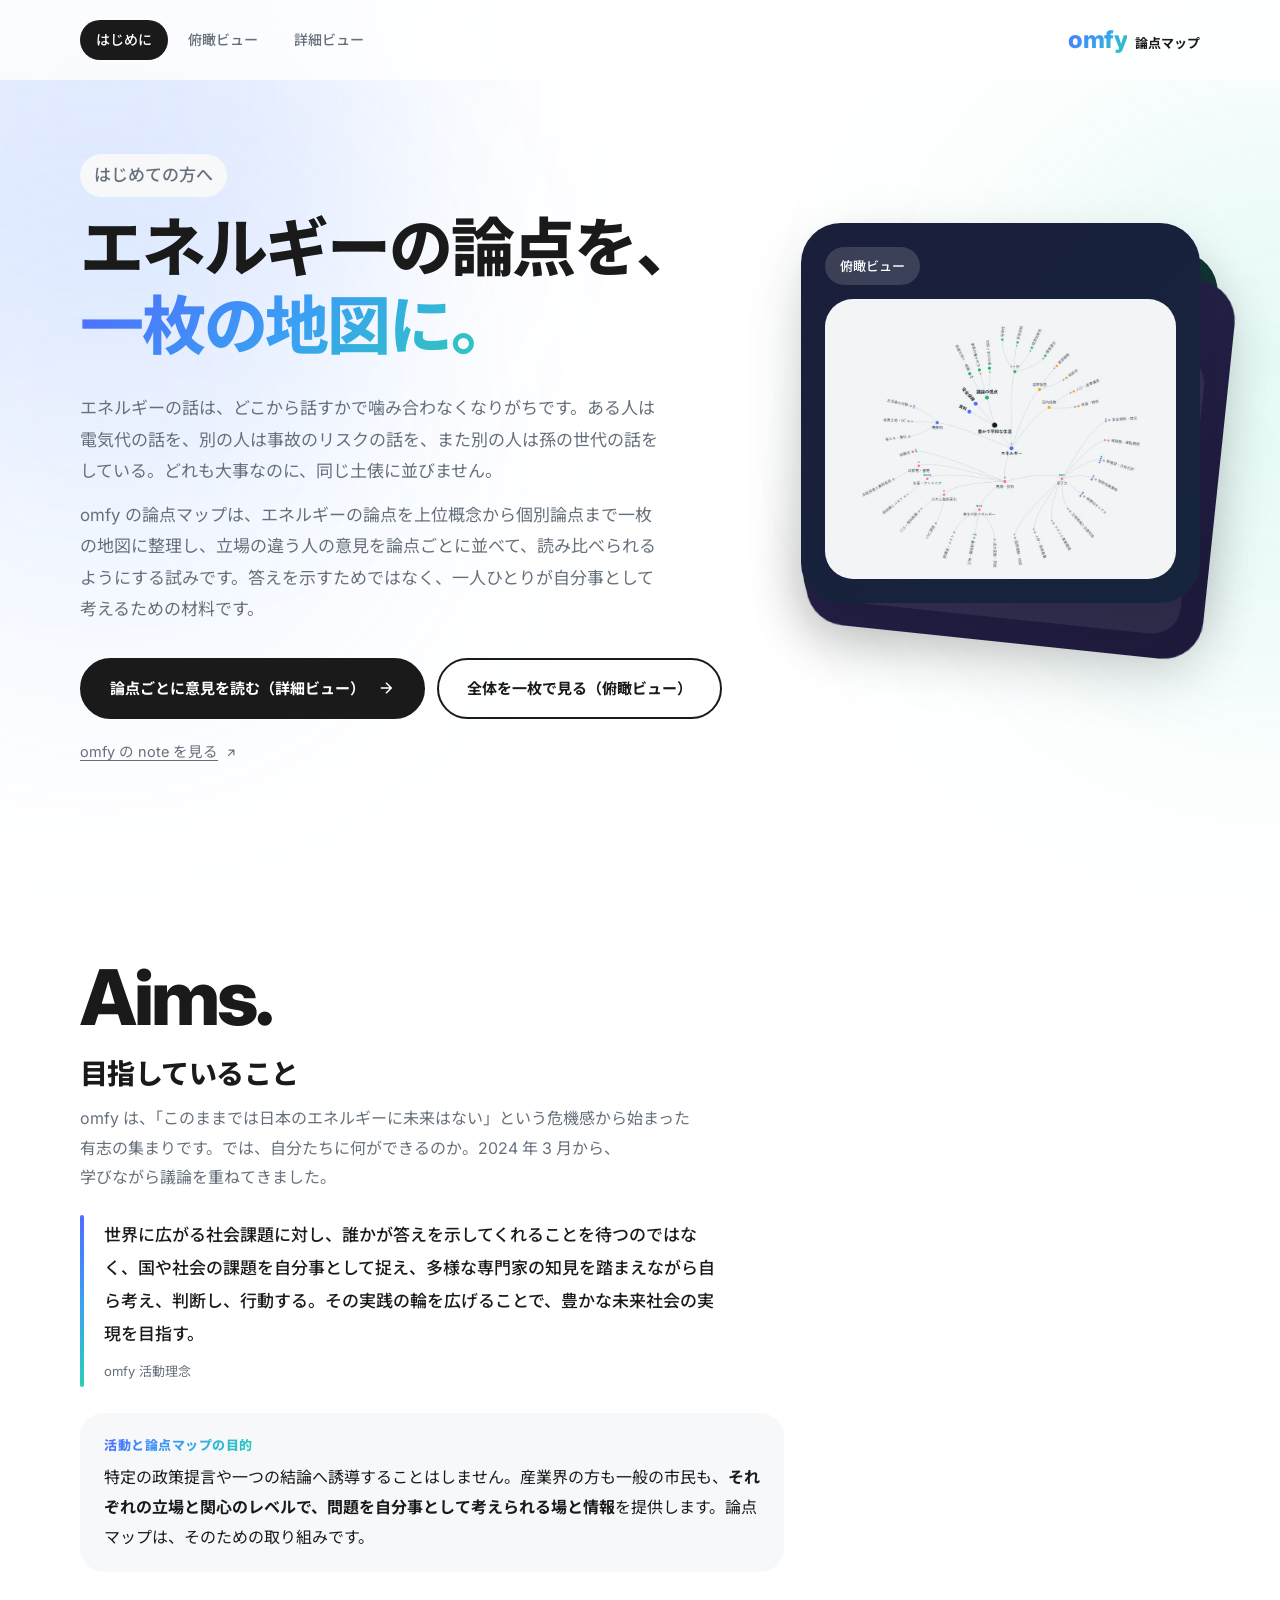
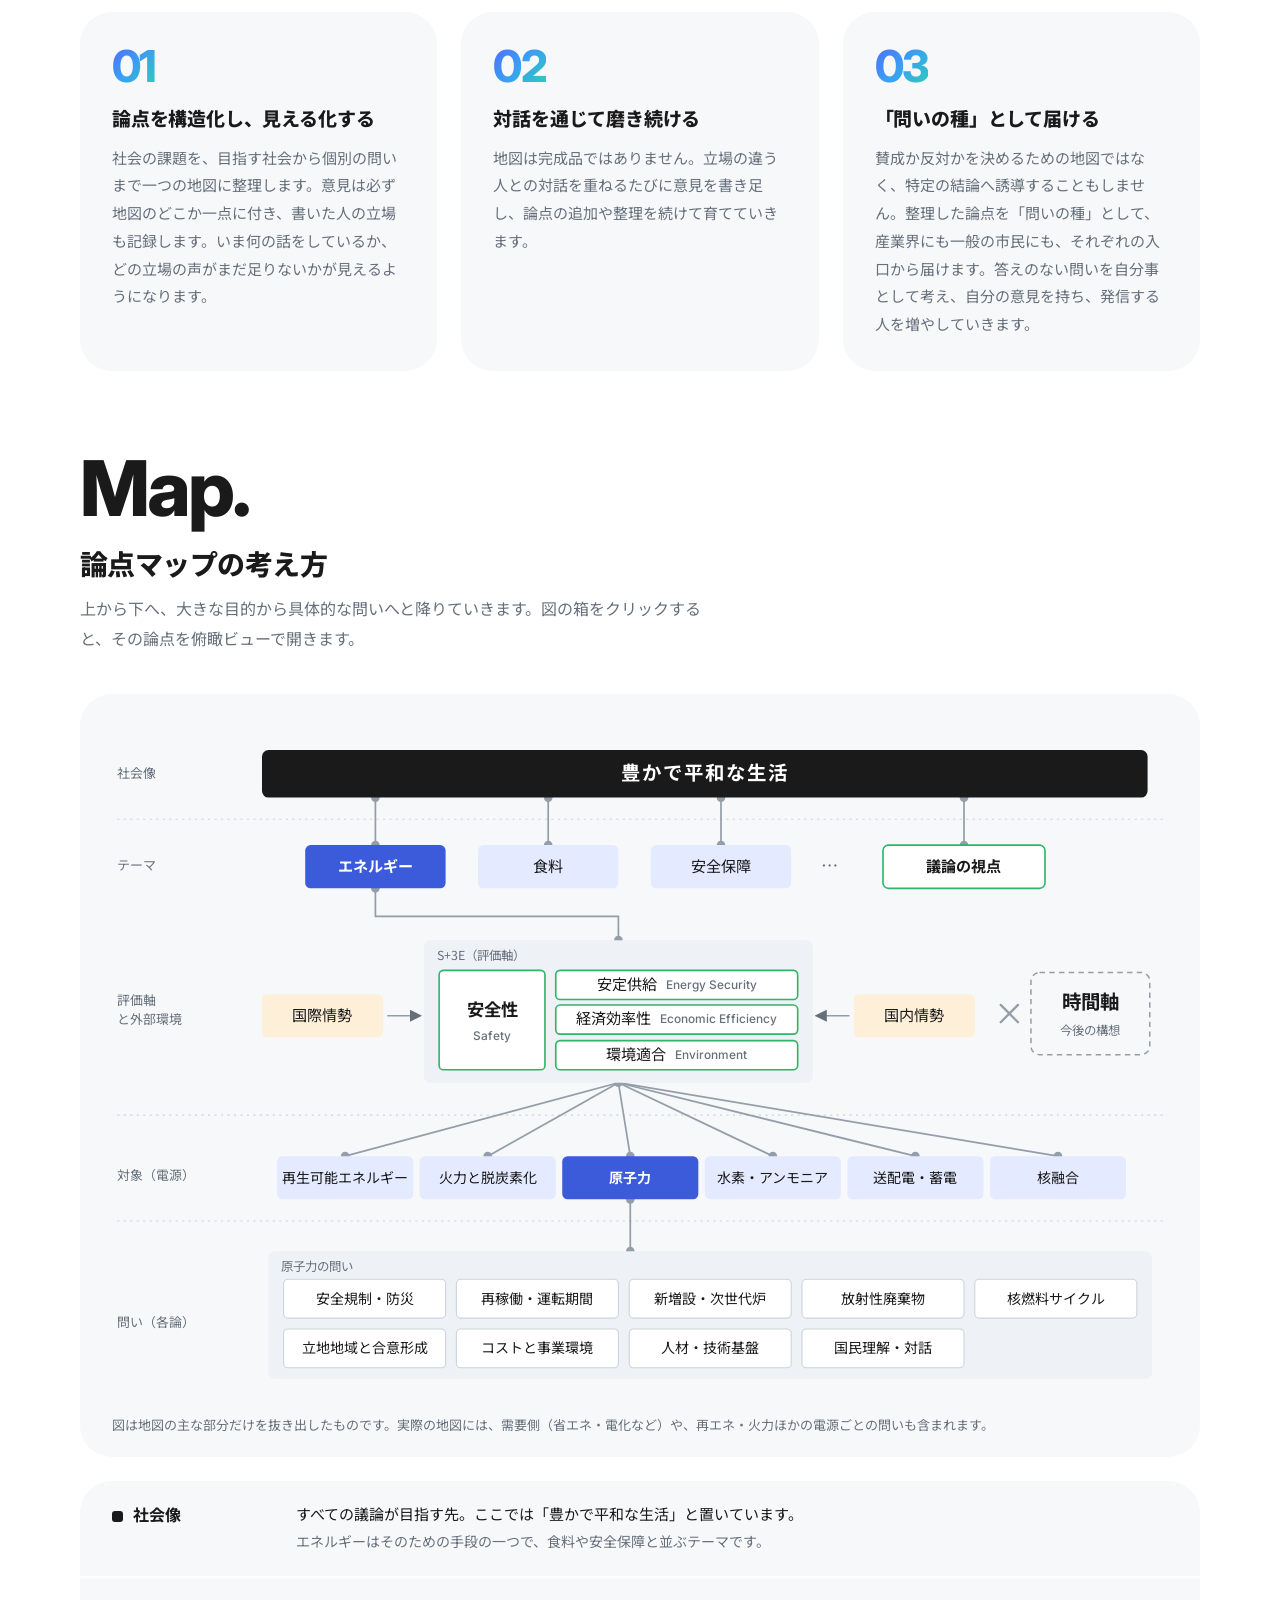
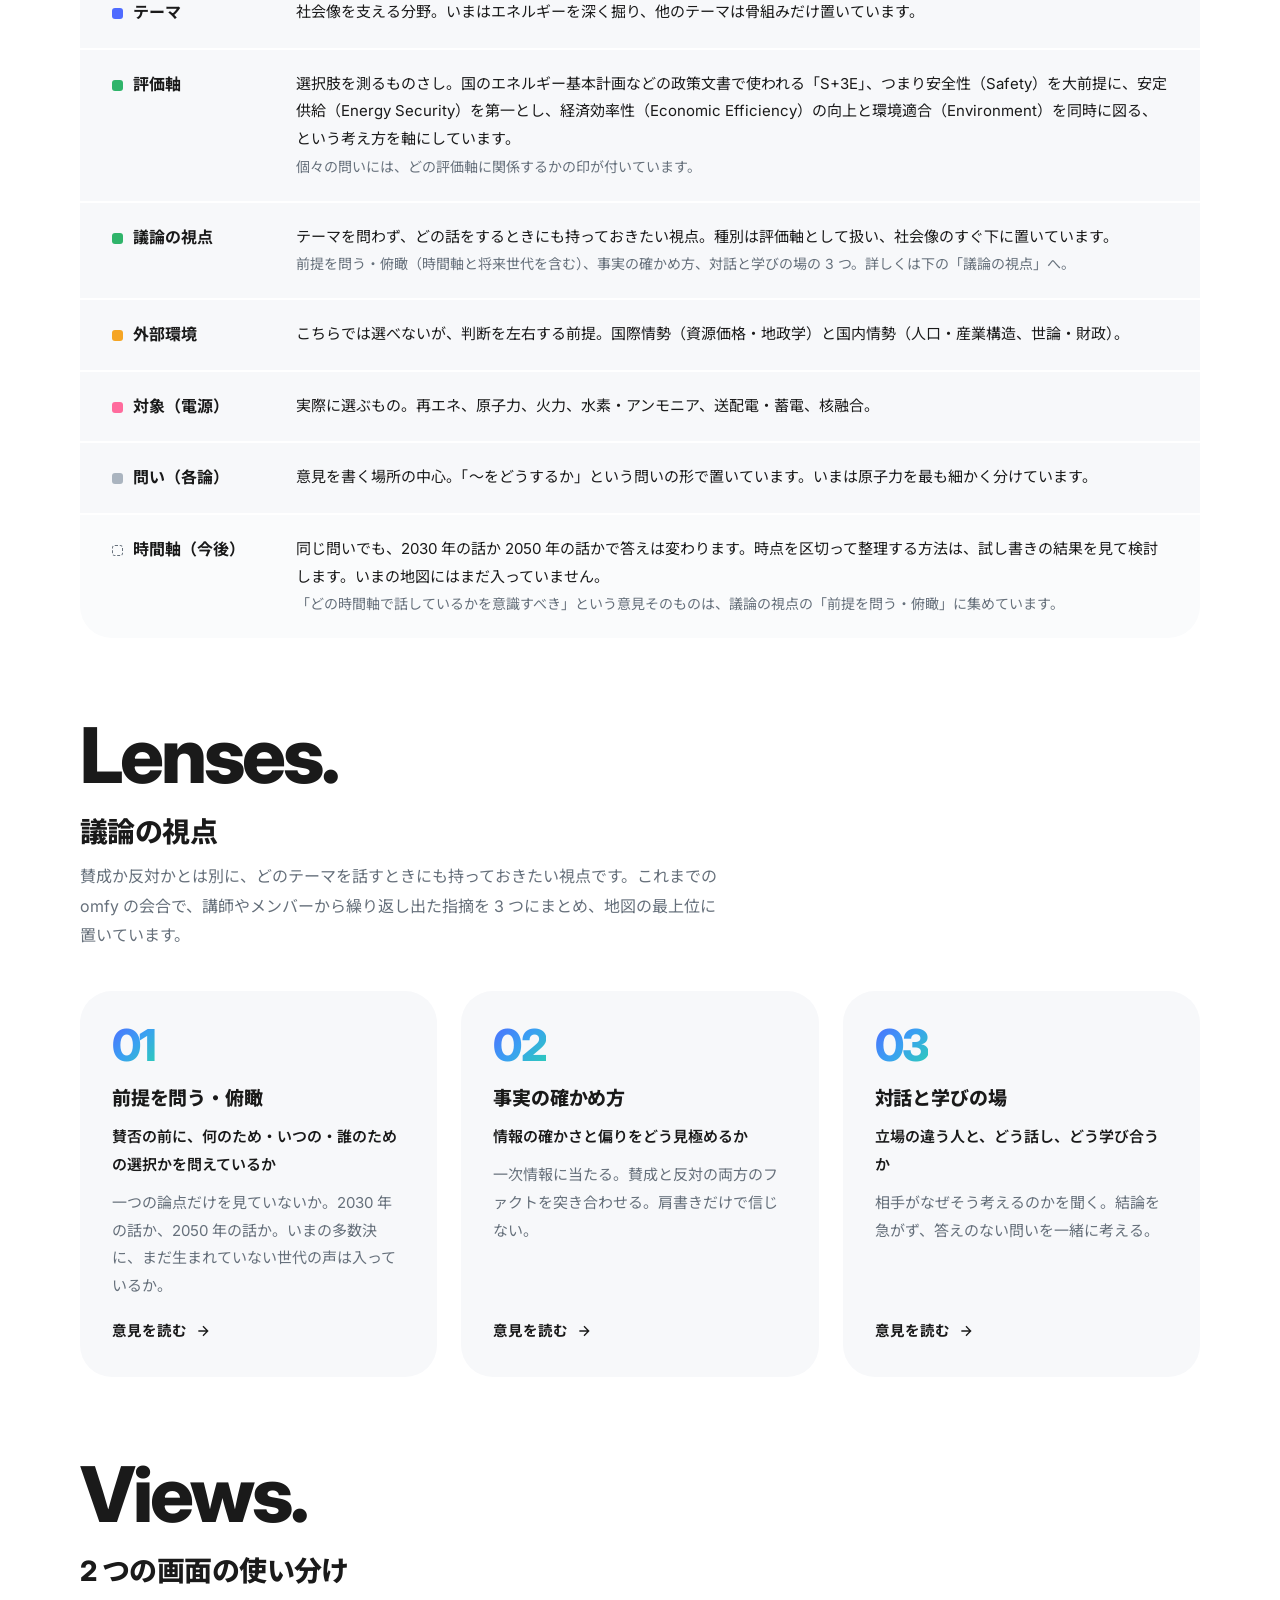
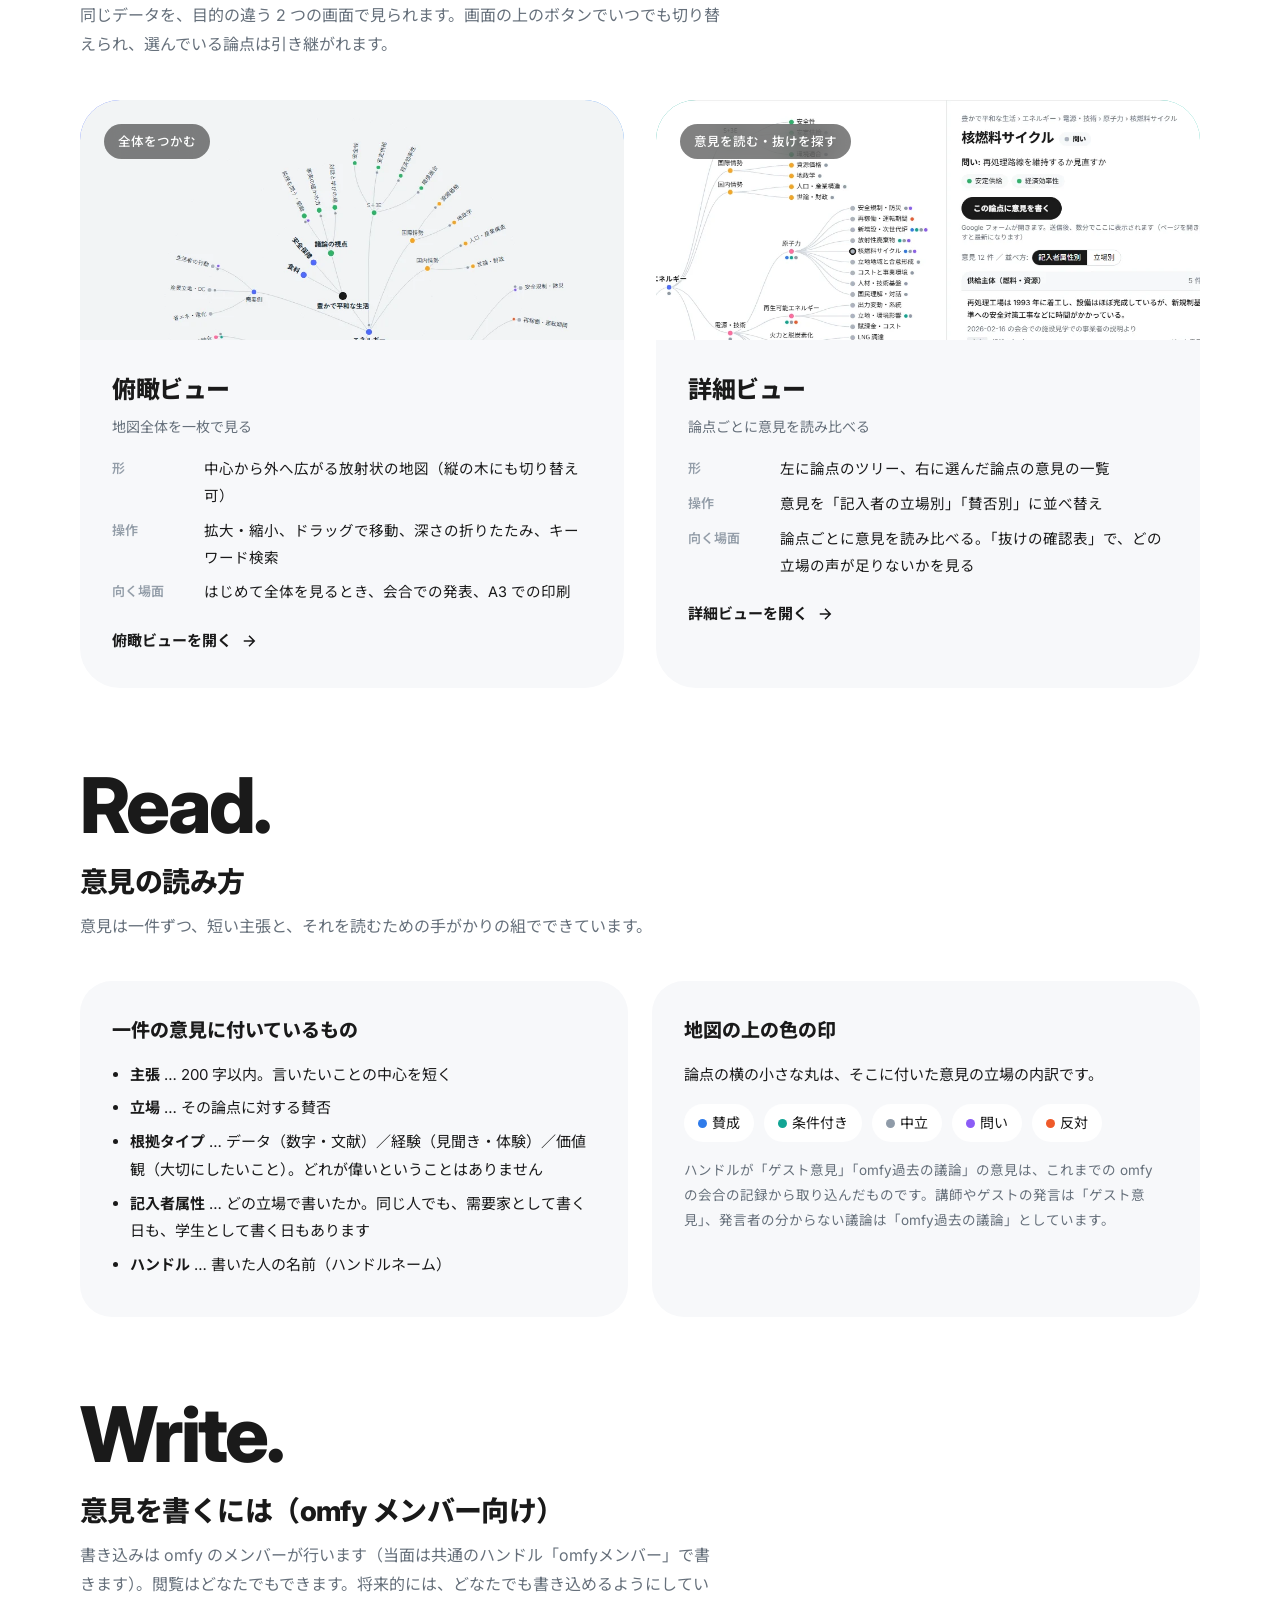
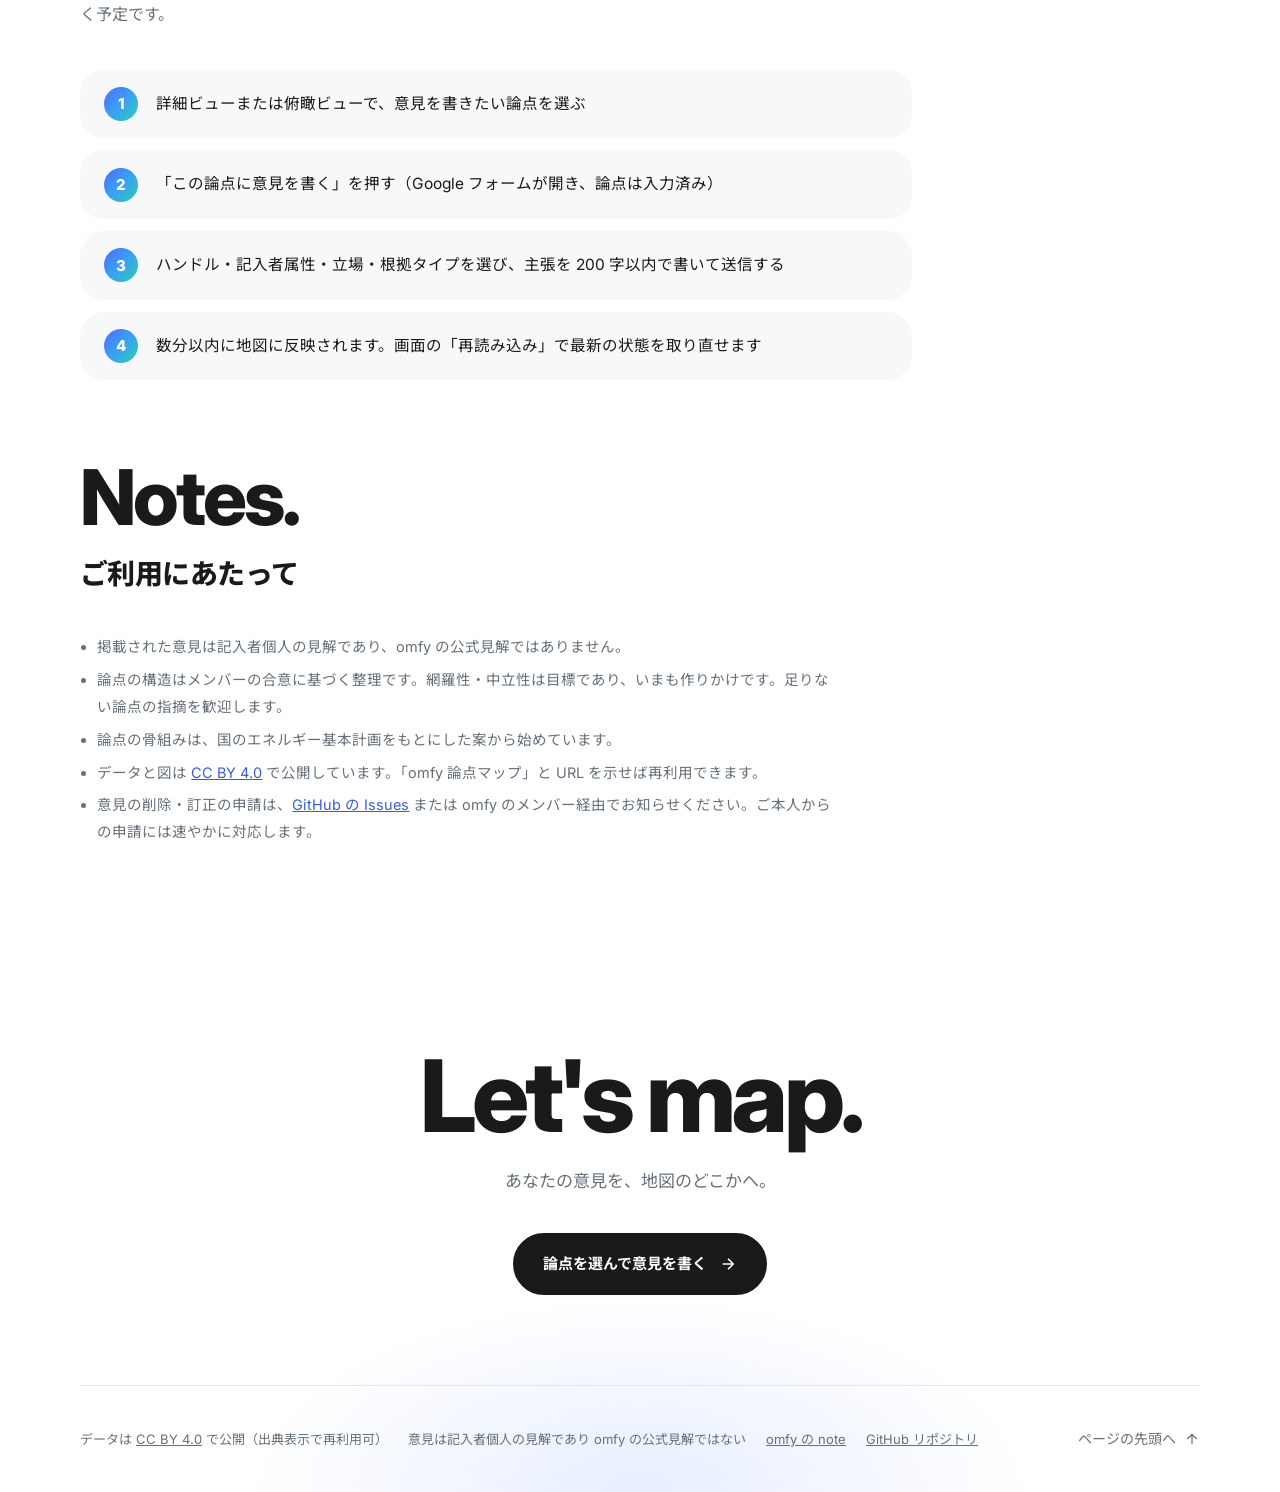
<file: site/index.html>
<!doctype html>
<html lang="ja">
<head>
<meta charset="utf-8">
<meta name="viewport" content="width=device-width, initial-scale=1">
<title>omfy 論点マップ はじめに</title>
<link rel="icon" href="assets/favicon.svg" type="image/svg+xml">
<meta name="description" content="エネルギーをめぐる論点を、社会像から各論まで一枚の地図に整理し、立場の違う人の意見を同じ地図の上に並べる試み。">
<script>
// 旧 URL（詳細ビューが index.html だった頃の site/#n=<論点ID>）で来た人を詳細ビューへ送る
if (/(?:^#|&)n=/.test(location.hash)) location.replace('detail.html' + location.hash);
document.documentElement.classList.add('js');
</script>
<link rel="preconnect" href="https://fonts.googleapis.com">
<link rel="preconnect" href="https://fonts.gstatic.com" crossorigin>
<link rel="stylesheet" href="https://fonts.googleapis.com/css2?family=Inter:wght@400;500;600;700;800&family=Noto+Sans+JP:wght@400;500;700;800&display=swap">
<link rel="stylesheet" href="common.css">
<link rel="stylesheet" href="brand.css">
<style>
/* はじめに だけの部品。色・ヘッダー・ボタンは brand.css */
html{scroll-behavior:smooth;scroll-padding-top:88px}
body{font-size:16px;line-height:1.85;overflow-x:hidden}
.wrap{max-width:1200px;margin:0 auto;padding-inline:40px;position:relative;z-index:1}


/* ヒーロー */
.hero{min-height:min(100svh,880px);display:grid;grid-template-columns:minmax(0,1.25fr) minmax(0,.75fr);align-items:center;gap:56px;padding:120px 0 80px}
.tag{display:inline-block;padding:6px 14px;border-radius:999px;font-size:13px;font-weight:500;background:var(--bg2);color:var(--muted);margin:0 0 22px}
.hero h1{font-size:clamp(36px,5.2vw,64px);line-height:1.22;letter-spacing:-.035em;margin:0 0 28px}
.hero h1 .g{background:var(--grad);-webkit-background-clip:text;background-clip:text;-webkit-text-fill-color:transparent}
.hero p{font-size:17px;color:var(--muted);margin:0 0 12px;max-width:34em}
.cta{display:flex;flex-wrap:wrap;gap:12px;margin-top:32px}
.hero p.story{margin:20px 0 0;font-size:14.5px}
.story a{color:var(--muted);text-decoration:underline;text-underline-offset:3px;display:inline-flex;align-items:center;gap:6px}
.story a:hover{color:var(--ink)}
.story svg{width:14px;height:14px;flex:none}

/* 重なったカード（3 秒ごとに入れ替わる） */
.stack{position:relative;width:min(100%,420px);aspect-ratio:420/500;justify-self:center}
.stack .sc{position:absolute;inset:0 0 auto;height:80%;border-radius:40px;padding:24px;box-shadow:0 20px 60px rgba(0,0,0,.12);overflow:hidden;transition:transform .5s ease}
.sc-1{z-index:3;background:linear-gradient(135deg,#1a1f3a 0%,#16243e 100%)}
.sc-2{z-index:2;transform:translate(10px,20px) rotate(3deg);background:linear-gradient(135deg,#123a3a 0%,#0f2e2e 100%)}
.sc-3{z-index:1;transform:translate(20px,40px) rotate(6deg);background:linear-gradient(135deg,#2a2550 0%,#1d1a3c 100%)}
.stack:hover .sc-1{transform:translateY(-10px) rotate(-2deg)}
.stack:hover .sc-2{transform:translate(20px,10px) rotate(5deg)}
.stack:hover .sc-3{transform:translate(40px,30px) rotate(10deg)}
.sc .t{display:inline-block;background:rgba(255,255,255,.15);color:#fff;padding:7px 15px;border-radius:999px;font-size:13px;font-weight:500;backdrop-filter:blur(10px)}
.sc .pv{position:absolute;inset:76px 24px 24px;border-radius:28px;overflow:hidden;background:rgba(255,255,255,.08)}
.sc .pv img{width:100%;height:100%;object-fit:cover;object-position:left top;display:block}
.sc .pv.legend{display:grid;align-content:center;gap:14px;padding:0 28px}
.sc .pv.legend span{display:flex;align-items:center;gap:14px;color:#fff;font-size:18px;font-weight:700}
.sc .pv.legend i{width:16px;height:16px;border-radius:50%;flex:none;box-shadow:0 0 0 4px rgba(255,255,255,.08)}

/* セクション */
section.sec{padding:80px 0 0}
.sec-head{margin:0 0 40px}
.en{display:block;font-family:"Inter",sans-serif;font-size:clamp(44px,6vw,80px);font-weight:800;letter-spacing:-.04em;line-height:1;margin:0 0 18px}
.sec-head h2{font-size:clamp(22px,2.6vw,28px);letter-spacing:-.02em;line-height:1.4;margin:0 0 10px}
.sec-head .lead{font-size:16px;color:var(--muted);margin:0;max-width:40em}

.panel{background:var(--bg2);border-radius:32px;padding:32px}
.lift{transition:transform .3s ease,box-shadow .3s ease}
.lift:hover{transform:translateY(-8px);box-shadow:var(--lift)}
.num{display:block;font-family:"Inter",sans-serif;font-size:44px;font-weight:800;letter-spacing:-.04em;line-height:1;margin:0 0 18px;background:var(--grad);-webkit-background-clip:text;background-clip:text;-webkit-text-fill-color:transparent;width:max-content}

/* 活動理念（Aims の導入） */
.creed{position:relative;margin:0 0 18px;padding:4px 0 4px 24px;max-width:40em}
.creed::before{content:"";position:absolute;left:0;top:0;bottom:0;width:4px;border-radius:2px;background:var(--grad)}
.sec-head .lead.origin{margin:0 0 22px;word-break:auto-phrase}
.creed blockquote{margin:0}
.creed p{margin:0;font-size:17px;line-height:1.95;font-weight:500;color:var(--ink)}
.creed figcaption{margin:8px 0 0;font-size:13px;color:var(--muted)}
.purpose{max-width:44em;margin:26px 0 0;padding:20px 24px;border-radius:24px;background:var(--bg2)}
.purpose .pl{display:block;font-size:13px;font-weight:800;letter-spacing:.04em;margin:0 0 6px;background:var(--grad);-webkit-background-clip:text;background-clip:text;-webkit-text-fill-color:transparent;width:max-content}
.purpose p{margin:0;font-size:16px;line-height:1.85;color:var(--ink)}
.purpose b{font-weight:700}

.aims{display:grid;grid-template-columns:repeat(auto-fit,minmax(260px,1fr));gap:24px}
.aims h3{font-size:19px;line-height:1.5;letter-spacing:-.01em;margin:0 0 10px}
.aims p{margin:0;font-size:15px;color:var(--muted)}

/* 議論の視点（3 枚のカード。押すと詳細ビューでその論点を開く） */
.lens{display:flex;flex-direction:column;text-decoration:none;color:inherit}
.lens .q{font-size:15px;font-weight:600;margin:0 0 10px;color:var(--ink)}
.lens p:not(.q){flex:1}
.lens .go{display:inline-flex;align-items:center;gap:8px;margin-top:18px;font-weight:700;font-size:14.5px}
.lens .go svg{width:16px;height:16px;transition:transform .2s ease}
.lens:hover .go svg{transform:translateX(4px)}
.lens:focus-visible{outline:2px solid var(--accent);outline-offset:3px}

/* 構造図 */
.figure{margin:0;background:var(--bg2);border-radius:32px;padding:28px 20px 12px}
.figscroll{overflow-x:auto;-webkit-overflow-scrolling:touch}
.figscroll svg{display:block;width:100%;min-width:760px;height:auto}
.figure figcaption{font-size:13px;color:var(--muted);padding:10px 12px 8px;display:flex;flex-wrap:wrap;gap:4px 16px}
.figure .swipe{display:none}
@media (max-width: 800px){ .figure .swipe{display:inline} }

.fig text{font-size:14px}
.fig .lane{font-size:12px;fill:var(--muted)}
.fig .lane-rule{stroke:var(--rule2);stroke-width:1;stroke-dasharray:2 4}
.fig .goal rect{fill:var(--k-objective)}
.fig .goal text{fill:var(--bg);font-size:18px;font-weight:700;letter-spacing:.1em}
.fig .box rect{fill:var(--accent-soft);stroke:transparent;stroke-width:1.5}
.fig .box.hl rect{fill:var(--accent)}
.fig .box.hl text{fill:var(--bg);font-weight:700}
.fig .crit rect{fill:var(--bg);stroke:var(--k-criterion);stroke-width:1.5}
.fig .view rect{fill:var(--bg);stroke:var(--k-criterion);stroke-width:1.5}
.fig .view text{font-weight:700}
.fig .q rect{fill:var(--bg);stroke:var(--rule2);stroke-width:1}
.fig .q text{font-size:13px}
.fig .src text{font-size:13px}
.fig .ctx rect{fill:color-mix(in srgb, var(--k-context) 18%, var(--bg));stroke:transparent;stroke-width:1.5}
.fig .frame{fill:var(--surface2);stroke:transparent}
.fig .frame-lbl{font-size:11.5px;fill:var(--muted)}
.fig .en-s{font-family:"Inter",sans-serif;font-size:11px;font-weight:500;fill:var(--muted)}
.fig .line{fill:none;stroke:var(--faint);stroke-width:1.6}
.fig .dot{fill:var(--faint)}
.fig .more{fill:var(--muted);font-size:16px;letter-spacing:.2em}
.fig .time rect{fill:none;stroke:var(--faint);stroke-width:1.4;stroke-dasharray:5 4}
.fig .time .t1{font-size:18px;font-weight:700}
.fig .time .t2{font-size:11.5px;fill:var(--muted)}
.fig .cross{stroke:var(--faint);stroke-width:2.2;stroke-linecap:round}
.fig a{cursor:pointer}
.fig a:hover rect,.fig a:focus-visible rect{stroke:var(--accent);stroke-width:2.5}
.fig a:focus{outline:none}

.layers{margin:24px 0 0;display:grid;gap:2px;border-radius:32px;overflow:hidden;background:var(--bg)}
.layers > div{display:grid;grid-template-columns:10em 1fr;gap:4px 24px;padding:20px 32px;background:var(--bg2)}
.layers dt{font-weight:700;display:flex;align-items:baseline;gap:10px}
.layers dt .sw{transform:translateY(1px)}
.layers dd{margin:0;font-size:15px}
.layers dd .ex{color:var(--muted);font-size:14px}
.layers .future{background:color-mix(in srgb, var(--bg2) 60%, var(--bg))}
@media (max-width: 640px){ .layers > div{grid-template-columns:1fr;padding:18px 22px} }

/* 2 つの画面（enepen. のプロジェクトカードの形） */
.views{display:grid;grid-template-columns:repeat(auto-fit,minmax(320px,1fr));gap:32px}
.vcard{display:block;border-radius:40px;overflow:hidden;text-decoration:none;color:inherit;background:var(--bg2)}
.vcard .img{height:240px;position:relative;padding:24px;overflow:hidden}
.vcard .img.ov{background:linear-gradient(135deg,#4F6BFF 0%,#3AA0F2 100%)}
.vcard .img.dt{background:linear-gradient(135deg,#1FAF9A 0%,#2CCFB5 100%)}
.vcard .img img{position:absolute;inset:0;width:100%;height:100%;object-fit:cover;object-position:center top;transition:transform .6s cubic-bezier(.16,1,.3,1)}
.vcard:hover .img img{transform:scale(1.05)}
.vcard .img .t{position:relative;z-index:2;display:inline-block;background:rgba(26,26,26,.55);color:#fff;padding:6px 14px;border-radius:999px;font-size:12.5px;font-weight:500;backdrop-filter:blur(10px)}
.vcard .info{padding:28px 32px 32px}
.vcard h3{font-size:24px;letter-spacing:-.02em;margin:0 0 2px}
.vcard .sub{font-size:14px;color:var(--muted);margin:0 0 16px}
.vcard dl{margin:0 0 20px;display:grid;grid-template-columns:5.5em 1fr;gap:8px 12px;font-size:14.5px}
.vcard dt{color:var(--faint);font-size:13px;font-weight:600}
.vcard dd{margin:0}
.vcard .go{display:inline-flex;align-items:center;gap:8px;font-weight:700;font-size:15px}
.vcard .go svg{width:18px;height:18px;transition:transform .2s ease}
.vcard:hover .go svg{transform:translateX(4px)}

.reading{display:grid;grid-template-columns:repeat(auto-fit,minmax(300px,1fr));gap:24px}
.reading h3{font-size:19px;margin:0 0 12px}
.reading ul{margin:0;padding-left:1.2em;font-size:15px}
.reading li{margin:6px 0}
.reading .note{font-size:13.5px;color:var(--muted);margin:16px 0 0}
.stlist{display:flex;flex-wrap:wrap;gap:10px;margin-top:16px;font-size:14px}
.stlist .legend-k{background:var(--bg);padding:6px 14px;border-radius:999px}

.steps{counter-reset:s;list-style:none;margin:0;padding:0;display:grid;gap:12px;max-width:52em}
.steps li{counter-increment:s;position:relative;padding:20px 28px 20px 76px;background:var(--bg2);border-radius:24px;font-size:15.5px}
.steps li::before{content:counter(s);position:absolute;left:24px;top:50%;translate:0 -50%;width:34px;height:34px;border-radius:50%;background:var(--grad);color:#fff;font-family:"Inter",sans-serif;font-weight:800;font-size:15px;display:grid;place-items:center;line-height:1}

.notes{font-size:14.5px;color:var(--muted);max-width:52em;padding-left:1.2em;margin:0}
.notes li{margin:6px 0}

/* フッター */
.footer{position:relative;overflow:hidden;margin-top:100px;padding:0 0 40px}
.footer .call{text-align:center;padding:100px 0 90px;position:relative;z-index:1}
.footer .call h2{font-family:"Inter",sans-serif;font-size:clamp(48px,8vw,100px);letter-spacing:-.045em;line-height:1;margin:0 0 20px}
.footer .call p{font-size:17px;color:var(--muted);margin:0 0 36px}
.footer .bottom{display:flex;flex-wrap:wrap;justify-content:space-between;align-items:center;gap:12px 24px;padding-top:40px;border-top:1px solid var(--rule);font-size:13px;color:var(--muted);position:relative;z-index:1}
.footer .bottom .links{display:flex;flex-wrap:wrap;gap:6px 20px}
.footer .bottom a{color:var(--muted)}
.footer .bottom a:hover{color:var(--ink)}
.totop{font:inherit;font-size:14px;color:var(--muted);background:none;border:0;cursor:pointer;display:inline-flex;align-items:center;gap:8px;padding:0}
.totop:hover{color:var(--ink)}
.totop svg{width:16px;height:16px}
.footer-glow{position:absolute;bottom:-200px;left:50%;translate:-50% 0;width:800px;height:400px;background:radial-gradient(ellipse,var(--glow-a) 0%,transparent 70%);pointer-events:none}

/* 動き */
.hero .copy p,.hero .cta,.stack{animation:rise .8s ease both}
.hero .copy p{animation-delay:.15s}
.hero .cta{animation-delay:.25s}
.stack{animation-delay:.3s}
@keyframes rise{from{opacity:0;transform:translateY(30px)}to{opacity:1;transform:none}}
.js .fade{opacity:0;transform:translateY(30px);transition:opacity .6s ease,transform .6s ease}
.js .fade.visible{opacity:1;transform:none}
@media (prefers-reduced-motion: reduce){
  html{scroll-behavior:auto}
  .hero .copy p,.hero .cta,.stack{animation:none}
  .js .fade{opacity:1;transform:none;transition:none}
  .lift,.pill,.stack .sc,.vcard .img img{transition:none}
}

/* 画面幅ごと */
@media (max-width: 1024px){
  .hero{grid-template-columns:1fr;min-height:0;padding-top:130px;gap:48px}
  .stack{width:min(100%,340px)}
}
@media (max-width: 768px){
  .wrap{padding-inline:16px}
  .hero{padding-top:148px}
  .hero p{font-size:16px}
  section.sec{padding-top:64px}
  .panel{padding:24px;border-radius:24px}
  .figure{border-radius:24px;padding:20px 12px 8px}
  .layers{border-radius:24px}
  .vcard{border-radius:28px}
  .vcard .img{height:190px}
  .vcard .info{padding:22px 22px 26px}
  .steps li{padding:16px 20px 16px 64px}
  .steps li::before{left:18px}
  .footer .call{padding:72px 0 64px}
}
@media (max-width: 480px){
  .stack{width:min(100%,290px)}
  .stack .sc{border-radius:32px}
  .sc .pv{inset:68px 18px 18px;border-radius:22px}
  .views{grid-template-columns:1fr}
}
</style>
</head>
<body>
<div class="glow glow-a"></div>
<div class="glow glow-b"></div>
<div class="glow glow-c"></div>

<header class="header">
  <div class="bar">
    <nav class="vnav" aria-label="画面の切り替え">
      <a href="index.html" aria-current="page">はじめに</a><a href="overview.html">俯瞰ビュー</a><a href="detail.html">詳細ビュー</a>
    </nav>
    <a class="logo" href="index.html"><b>omfy</b><span>論点マップ</span></a>
  </div>
</header>

<main class="wrap">
  <div class="hero">
    <div class="copy">
      <p class="tag">はじめての方へ</p>
      <h1>エネルギーの論点を、<br><span class="g">一枚の地図に。</span></h1>
      <p>エネルギーの話は、どこから話すかで噛み合わなくなりがちです。ある人は電気代の話を、別の人は事故のリスクの話を、また別の人は孫の世代の話をしている。どれも大事なのに、同じ土俵に並びません。</p>
      <p>omfy の論点マップは、エネルギーの論点を上位概念から個別論点まで一枚の地図に整理し、立場の違う人の意見を論点ごとに並べて、読み比べられるようにする試みです。答えを示すためではなく、一人ひとりが自分事として考えるための材料です。</p>
      <div class="cta">
        <a class="pill dark" href="detail.html">論点ごとに意見を読む（詳細ビュー）<svg viewBox="0 0 24 24" fill="none" stroke="currentColor" stroke-width="2" aria-hidden="true"><path d="M5 12h14M12 5l7 7-7 7"/></svg></a>
        <a class="pill line" href="overview.html">全体を一枚で見る（俯瞰ビュー）</a>
      </div>
      <p class="story"><a href="https://note.com/apt_coyote2167" target="_blank" rel="noopener">omfy の note を見る<svg viewBox="0 0 24 24" fill="none" stroke="currentColor" stroke-width="2" aria-hidden="true"><path d="M7 17L17 7M8 7h9v9"/></svg></a></p>
    </div>
    <div class="stack" aria-hidden="true">
      <div class="sc sc-1"><span class="t">俯瞰ビュー</span><div class="pv"><img src="assets/view-overview.webp" width="960" height="768" alt="" fetchpriority="high" decoding="async"></div></div>
      <div class="sc sc-2"><span class="t">詳細ビュー</span><div class="pv"><img src="assets/view-detail.webp" width="960" height="672" alt="" loading="lazy" decoding="async"></div></div>
      <div class="sc sc-3"><span class="t">意見の印</span><div class="pv legend">
        <span><i style="background:#6FA8FF"></i>賛成</span>
        <span><i style="background:#3FD0BD"></i>条件付き</span>
        <span><i style="background:#A7B3C2"></i>中立</span>
        <span><i style="background:#B79CFF"></i>問い</span>
        <span><i style="background:#FF8A5C"></i>反対</span>
      </div></div>
    </div>
  </div>

  <section class="sec fade" aria-labelledby="h-aim">
    <div class="sec-head">
      <span class="en" aria-hidden="true">Aims.</span>
      <h2 id="h-aim">目指していること</h2>
      <p class="lead origin">omfy は、「このままでは日本のエネルギーに未来はない」という危機感から始まった有志の集まりです。では、自分たちに何ができるのか。2024 年 3 月から、学びながら議論を重ねてきました。</p>
      <figure class="creed">
        <blockquote><p>世界に広がる社会課題に対し、誰かが答えを示してくれることを待つのではなく、国や社会の課題を自分事として捉え、多様な専門家の知見を踏まえながら自ら考え、判断し、行動する。その実践の輪を広げることで、豊かな未来社会の実現を目指す。</p></blockquote>
        <figcaption>omfy 活動理念</figcaption>
      </figure>
      <div class="purpose">
        <span class="pl">活動と論点マップの目的</span>
        <p>特定の政策提言や一つの結論へ誘導することはしません。産業界の方も一般の市民も、<b>それぞれの立場と関心のレベルで、問題を自分事として考えられる場と情報</b>を提供します。論点マップは、そのための取り組みです。</p>
      </div>
    </div>
    <div class="aims">
      <div class="panel lift"><span class="num">01</span><h3>論点を構造化し、見える化する</h3><p>社会の課題を、目指す社会から個別の問いまで一つの地図に整理します。意見は必ず地図のどこか一点に付き、書いた人の立場も記録します。いま何の話をしているか、どの立場の声がまだ足りないかが見えるようになります。</p></div>
      <div class="panel lift"><span class="num">02</span><h3>対話を通じて磨き続ける</h3><p>地図は完成品ではありません。立場の違う人との対話を重ねるたびに意見を書き足し、論点の追加や整理を続けて育てていきます。</p></div>
      <div class="panel lift"><span class="num">03</span><h3>「問いの種」として届ける</h3><p>賛成か反対かを決めるための地図ではなく、特定の結論へ誘導することもしません。整理した論点を「問いの種」として、産業界にも一般の市民にも、それぞれの入口から届けます。答えのない問いを自分事として考え、自分の意見を持ち、発信する人を増やしていきます。</p></div>
    </div>
  </section>

  <section class="sec fade" aria-labelledby="h-map">
    <div class="sec-head">
      <span class="en" aria-hidden="true">Map.</span>
      <h2 id="h-map">論点マップの考え方</h2>
      <p class="lead">上から下へ、大きな目的から具体的な問いへと降りていきます。図の箱をクリックすると、その論点を俯瞰ビューで開きます。</p>
    </div>

    <figure class="figure">
      <div class="figscroll">
      <svg class="fig" viewBox="0 0 1000 630" role="group" aria-labelledby="figTitle">
        <title id="figTitle">論点マップの構造図。社会像「豊かで平和な生活」の下にテーマと、テーマを横断する「議論の視点」。エネルギーの下に評価軸 S+3E と外部環境、その下に電源、原子力の下に個別の問いが並ぶ。時間軸は今後の構想。</title>
        <defs>
          <marker id="arr" viewBox="0 0 10 10" refX="8" refY="5" markerWidth="7" markerHeight="7" orient="auto-start-reverse"><path d="M0,0 L10,5 L0,10 z" fill="var(--muted)"/></marker>
        </defs>

        <!-- 段の名前 -->
        <g>
          <text class="lane" x="16" y="52">社会像</text>
          <line class="lane-rule" x1="16" y1="90" x2="984" y2="90"/>
          <text class="lane" x="16" y="137">テーマ</text>
          <text class="lane" x="16" y="262">評価軸</text>
          <text class="lane" x="16" y="280">と外部環境</text>
          <line class="lane-rule" x1="16" y1="364" x2="984" y2="364"/>
          <text class="lane" x="16" y="424">対象（電源）</text>
          <line class="lane-rule" x1="16" y1="462" x2="984" y2="462"/>
          <text class="lane" x="16" y="560">問い（各論）</text>
        </g>

        <!-- 線 -->
        <g>
          <path class="line" d="M255,70 V114"/><circle class="dot" cx="255" cy="70" r="4"/><circle class="dot" cx="255" cy="114" r="4"/>
          <path class="line" d="M415,70 V114"/><circle class="dot" cx="415" cy="70" r="4"/><circle class="dot" cx="415" cy="114" r="4"/>
          <path class="line" d="M575,70 V114"/><circle class="dot" cx="575" cy="70" r="4"/><circle class="dot" cx="575" cy="114" r="4"/>
          <path class="line" d="M800,70 V114"/><circle class="dot" cx="800" cy="70" r="4"/><circle class="dot" cx="800" cy="114" r="4"/>
          <path class="line" d="M255,154 V180 H480 V202"/><circle class="dot" cx="255" cy="154" r="4"/><circle class="dot" cx="480" cy="202" r="4"/>
          <path class="line" d="M266,272 H296" marker-end="url(#arr)"/>
          <path class="line" d="M694,272 H664" marker-end="url(#arr)"/>
          <g>
            <path class="line" d="M480,334 L227,402"/><path class="line" d="M480,334 L359,402"/><path class="line" d="M480,334 L491,402"/>
            <path class="line" d="M480,334 L623,402"/><path class="line" d="M480,334 L755,402"/><path class="line" d="M480,334 L887,402"/>
            <circle class="dot" cx="480" cy="334" r="4"/>
            <circle class="dot" cx="227" cy="402" r="4"/><circle class="dot" cx="359" cy="402" r="4"/><circle class="dot" cx="491" cy="402" r="4"/><circle class="dot" cx="623" cy="402" r="4"/><circle class="dot" cx="755" cy="402" r="4"/><circle class="dot" cx="887" cy="402" r="4"/>
          </g>
          <path class="line" d="M491,442 V490"/><circle class="dot" cx="491" cy="442" r="4"/><circle class="dot" cx="491" cy="490" r="4"/>
        </g>

        <!-- 社会像 -->
        <a class="goal" href="overview.html#n=root" aria-label="豊かで平和な生活（社会像）を俯瞰ビューで開く">
          <rect x="150" y="26" width="820" height="44" rx="6"/>
          <text x="560" y="49" text-anchor="middle" dominant-baseline="middle">豊かで平和な生活</text>
        </a>

        <!-- テーマ -->
        <a class="box hl" href="overview.html#n=energy" aria-label="エネルギー"><rect x="190" y="114" width="130" height="40" rx="5"/><text x="255" y="135" text-anchor="middle" dominant-baseline="middle">エネルギー</text></a>
        <a class="box" href="overview.html#n=food" aria-label="食料"><rect x="350" y="114" width="130" height="40" rx="5"/><text x="415" y="135" text-anchor="middle" dominant-baseline="middle">食料</text></a>
        <a class="box" href="overview.html#n=security" aria-label="安全保障"><rect x="510" y="114" width="130" height="40" rx="5"/><text x="575" y="135" text-anchor="middle" dominant-baseline="middle">安全保障</text></a>
        <text class="more" x="668" y="139">…</text>

        <!-- 議論の視点（テーマを横断） -->
        <a class="view" href="overview.html#n=view" aria-label="議論の視点（テーマを横断する視点）"><rect x="725" y="114" width="150" height="40" rx="5"/><text x="800" y="135" text-anchor="middle" dominant-baseline="middle">議論の視点</text></a>

        <!-- 評価軸 S+3E -->
        <rect class="frame" x="300" y="202" width="360" height="132" rx="6"/>
        <a href="overview.html#n=3es" aria-label="S+3E（評価軸）"><text class="frame-lbl" x="312" y="220">S+3E（評価軸）</text></a>
        <a class="crit" href="overview.html#n=s" aria-label="安全性（Safety）"><rect x="314" y="230" width="98" height="92" rx="4"/><text x="363" y="268" text-anchor="middle" dominant-baseline="middle" style="font-size:16px;font-weight:700">安全性</text><text class="en-s" x="363" y="291" text-anchor="middle" dominant-baseline="middle">Safety</text></a>
        <a class="crit" href="overview.html#n=sec" aria-label="安定供給（Energy Security）"><rect x="422" y="230" width="224" height="27" rx="4"/><text x="534" y="244" text-anchor="middle" dominant-baseline="middle">安定供給<tspan class="en-s" dx="8">Energy Security</tspan></text></a>
        <a class="crit" href="overview.html#n=eco" aria-label="経済効率性（Economic Efficiency）"><rect x="422" y="262" width="224" height="27" rx="4"/><text x="534" y="276" text-anchor="middle" dominant-baseline="middle">経済効率性<tspan class="en-s" dx="8">Economic Efficiency</tspan></text></a>
        <a class="crit" href="overview.html#n=env" aria-label="環境適合（Environment）"><rect x="422" y="295" width="224" height="27" rx="4"/><text x="534" y="309" text-anchor="middle" dominant-baseline="middle">環境適合<tspan class="en-s" dx="8">Environment</tspan></text></a>

        <!-- 外部環境 -->
        <a class="box ctx" href="overview.html#n=intl" aria-label="国際情勢"><rect x="150" y="252" width="112" height="40" rx="5"/><text x="206" y="273" text-anchor="middle" dominant-baseline="middle">国際情勢</text></a>
        <a class="box ctx" href="overview.html#n=dom" aria-label="国内情勢"><rect x="698" y="252" width="112" height="40" rx="5"/><text x="754" y="273" text-anchor="middle" dominant-baseline="middle">国内情勢</text></a>

        <!-- 時間軸（今後の構想） -->
        <g class="time">
          <path class="cross" d="M834,262 l16,16 M850,262 l-16,16"/>
          <rect x="862" y="232" width="110" height="76" rx="8"/>
          <text class="t1" x="917" y="266" text-anchor="middle">時間軸</text>
          <text class="t2" x="917" y="290" text-anchor="middle">今後の構想</text>
        </g>

        <!-- 対象（電源） -->
        <g class="src">
        <a class="box" href="overview.html#n=re" aria-label="再生可能エネルギー"><rect x="164" y="402" width="126" height="40" rx="5"/><text x="227" y="423" text-anchor="middle" dominant-baseline="middle">再生可能エネルギー</text></a>
        <a class="box" href="overview.html#n=thermal" aria-label="火力と脱炭素化"><rect x="296" y="402" width="126" height="40" rx="5"/><text x="359" y="423" text-anchor="middle" dominant-baseline="middle">火力と脱炭素化</text></a>
        <a class="box hl" href="overview.html#n=nuc" aria-label="原子力"><rect x="428" y="402" width="126" height="40" rx="5"/><text x="491" y="423" text-anchor="middle" dominant-baseline="middle">原子力</text></a>
        <a class="box" href="overview.html#n=h2" aria-label="水素・アンモニア"><rect x="560" y="402" width="126" height="40" rx="5"/><text x="623" y="423" text-anchor="middle" dominant-baseline="middle">水素・アンモニア</text></a>
        <a class="box" href="overview.html#n=grid" aria-label="送配電・蓄電"><rect x="692" y="402" width="126" height="40" rx="5"/><text x="755" y="423" text-anchor="middle" dominant-baseline="middle">送配電・蓄電</text></a>
        <a class="box" href="overview.html#n=fusion" aria-label="核融合"><rect x="824" y="402" width="126" height="40" rx="5"/><text x="887" y="423" text-anchor="middle" dominant-baseline="middle">核融合</text></a>
        </g>

        <!-- 原子力の問い -->
        <rect class="frame" x="156" y="490" width="818" height="118" rx="6"/>
        <text class="frame-lbl" x="168" y="508">原子力の問い</text>
        <a class="q" href="overview.html#n=nuc.reg"><rect x="170" y="516" width="150" height="36" rx="4"/><text x="245" y="535" text-anchor="middle" dominant-baseline="middle">安全規制・防災</text></a>
        <a class="q" href="overview.html#n=nuc.restart"><rect x="330" y="516" width="150" height="36" rx="4"/><text x="405" y="535" text-anchor="middle" dominant-baseline="middle">再稼働・運転期間</text></a>
        <a class="q" href="overview.html#n=nuc.new"><rect x="490" y="516" width="150" height="36" rx="4"/><text x="565" y="535" text-anchor="middle" dominant-baseline="middle">新増設・次世代炉</text></a>
        <a class="q" href="overview.html#n=nuc.backend"><rect x="650" y="516" width="150" height="36" rx="4"/><text x="725" y="535" text-anchor="middle" dominant-baseline="middle">放射性廃棄物</text></a>
        <a class="q" href="overview.html#n=nuc.cycle"><rect x="810" y="516" width="150" height="36" rx="4"/><text x="885" y="535" text-anchor="middle" dominant-baseline="middle">核燃料サイクル</text></a>
        <a class="q" href="overview.html#n=nuc.site"><rect x="170" y="562" width="150" height="36" rx="4"/><text x="245" y="581" text-anchor="middle" dominant-baseline="middle">立地地域と合意形成</text></a>
        <a class="q" href="overview.html#n=nuc.cost"><rect x="330" y="562" width="150" height="36" rx="4"/><text x="405" y="581" text-anchor="middle" dominant-baseline="middle">コストと事業環境</text></a>
        <a class="q" href="overview.html#n=nuc.hr"><rect x="490" y="562" width="150" height="36" rx="4"/><text x="565" y="581" text-anchor="middle" dominant-baseline="middle">人材・技術基盤</text></a>
        <a class="q" href="overview.html#n=nuc.risk"><rect x="650" y="562" width="150" height="36" rx="4"/><text x="725" y="581" text-anchor="middle" dominant-baseline="middle">国民理解・対話</text></a>
      </svg>
      </div>
      <figcaption>
        <span>図は地図の主な部分だけを抜き出したものです。実際の地図には、需要側（省エネ・電化など）や、再エネ・火力ほかの電源ごとの問いも含まれます。</span>
        <span class="swipe">図は横にスクロールできます。</span>
      </figcaption>
    </figure>

    <dl class="layers">
      <div><dt><i class="sw" style="background:var(--k-objective)"></i>社会像</dt><dd>すべての議論が目指す先。ここでは「豊かで平和な生活」と置いています。<br><span class="ex">エネルギーはそのための手段の一つで、食料や安全保障と並ぶテーマです。</span></dd></div>
      <div><dt><i class="sw" style="background:var(--k-theme)"></i>テーマ</dt><dd>社会像を支える分野。いまはエネルギーを深く掘り、他のテーマは骨組みだけ置いています。</dd></div>
      <div><dt><i class="sw" style="background:var(--k-criterion)"></i>評価軸</dt><dd>選択肢を測るものさし。国のエネルギー基本計画などの政策文書で使われる「S+3E」、つまり安全性（Safety）を大前提に、安定供給（Energy Security）を第一とし、経済効率性（Economic Efficiency）の向上と環境適合（Environment）を同時に図る、という考え方を軸にしています。<br><span class="ex">個々の問いには、どの評価軸に関係するかの印が付いています。</span></dd></div>
      <div><dt><i class="sw" style="background:var(--k-criterion)"></i>議論の視点</dt><dd>テーマを問わず、どの話をするときにも持っておきたい視点。種別は評価軸として扱い、社会像のすぐ下に置いています。<br><span class="ex">前提を問う・俯瞰（時間軸と将来世代を含む）、事実の確かめ方、対話と学びの場の 3 つ。詳しくは下の「議論の視点」へ。</span></dd></div>
      <div><dt><i class="sw" style="background:var(--k-context)"></i>外部環境</dt><dd>こちらでは選べないが、判断を左右する前提。国際情勢（資源価格・地政学）と国内情勢（人口・産業構造、世論・財政）。</dd></div>
      <div><dt><i class="sw" style="background:var(--k-object)"></i>対象（電源）</dt><dd>実際に選ぶもの。再エネ、原子力、火力、水素・アンモニア、送配電・蓄電、核融合。</dd></div>
      <div><dt><i class="sw" style="background:var(--k-issue)"></i>問い（各論）</dt><dd>意見を書く場所の中心。「〜をどうするか」という問いの形で置いています。いまは原子力を最も細かく分けています。</dd></div>
      <div class="future"><dt><i class="sw" style="border:1.4px dashed var(--muted)"></i>時間軸（今後）</dt><dd>同じ問いでも、2030 年の話か 2050 年の話かで答えは変わります。時点を区切って整理する方法は、試し書きの結果を見て検討します。いまの地図にはまだ入っていません。<br><span class="ex">「どの時間軸で話しているかを意識すべき」という意見そのものは、議論の視点の「前提を問う・俯瞰」に集めています。</span></dd></div>
    </dl>
  </section>

  <section class="sec fade" aria-labelledby="h-lens">
    <div class="sec-head">
      <span class="en" aria-hidden="true">Lenses.</span>
      <h2 id="h-lens">議論の視点</h2>
      <p class="lead">賛成か反対かとは別に、どのテーマを話すときにも持っておきたい視点です。これまでの omfy の会合で、講師やメンバーから繰り返し出た指摘を 3 つにまとめ、地図の最上位に置いています。</p>
    </div>
    <div class="aims">
      <a class="panel lift lens" href="detail.html#n=view.premise"><span class="num">01</span><h3>前提を問う・俯瞰</h3><p class="q">賛否の前に、何のため・いつの・誰のための選択かを問えているか</p><p>一つの論点だけを見ていないか。2030 年の話か、2050 年の話か。いまの多数決に、まだ生まれていない世代の声は入っているか。</p><span class="go">意見を読む<svg viewBox="0 0 24 24" fill="none" stroke="currentColor" stroke-width="2" aria-hidden="true"><path d="M5 12h14M12 5l7 7-7 7"/></svg></span></a>
      <a class="panel lift lens" href="detail.html#n=view.fact"><span class="num">02</span><h3>事実の確かめ方</h3><p class="q">情報の確かさと偏りをどう見極めるか</p><p>一次情報に当たる。賛成と反対の両方のファクトを突き合わせる。肩書きだけで信じない。</p><span class="go">意見を読む<svg viewBox="0 0 24 24" fill="none" stroke="currentColor" stroke-width="2" aria-hidden="true"><path d="M5 12h14M12 5l7 7-7 7"/></svg></span></a>
      <a class="panel lift lens" href="detail.html#n=view.dialogue"><span class="num">03</span><h3>対話と学びの場</h3><p class="q">立場の違う人と、どう話し、どう学び合うか</p><p>相手がなぜそう考えるのかを聞く。結論を急がず、答えのない問いを一緒に考える。</p><span class="go">意見を読む<svg viewBox="0 0 24 24" fill="none" stroke="currentColor" stroke-width="2" aria-hidden="true"><path d="M5 12h14M12 5l7 7-7 7"/></svg></span></a>
    </div>
  </section>

  <section class="sec fade" aria-labelledby="h-views">
    <div class="sec-head">
      <span class="en" aria-hidden="true">Views.</span>
      <h2 id="h-views">2 つの画面の使い分け</h2>
      <p class="lead">同じデータを、目的の違う 2 つの画面で見られます。画面の上のボタンでいつでも切り替えられ、選んでいる論点は引き継がれます。</p>
    </div>
    <div class="views">
      <a class="vcard lift" href="overview.html">
        <div class="img ov"><img src="assets/view-overview.webp" width="960" height="768" alt="俯瞰ビューの画面。中心から外へ論点が放射状に広がる" loading="lazy" decoding="async"><span class="t">全体をつかむ</span></div>
        <div class="info">
          <h3>俯瞰ビュー</h3>
          <p class="sub">地図全体を一枚で見る</p>
          <dl>
            <dt>形</dt><dd>中心から外へ広がる放射状の地図（縦の木にも切り替え可）</dd>
            <dt>操作</dt><dd>拡大・縮小、ドラッグで移動、深さの折りたたみ、キーワード検索</dd>
            <dt>向く場面</dt><dd>はじめて全体を見るとき、会合での発表、A3 での印刷</dd>
          </dl>
          <span class="go">俯瞰ビューを開く<svg viewBox="0 0 24 24" fill="none" stroke="currentColor" stroke-width="2" aria-hidden="true"><path d="M5 12h14M12 5l7 7-7 7"/></svg></span>
        </div>
      </a>
      <a class="vcard lift" href="detail.html">
        <div class="img dt"><img src="assets/view-detail.webp" width="960" height="672" alt="詳細ビューの画面。左に論点のツリー、右に選んだ論点の意見" loading="lazy" decoding="async"><span class="t">意見を読む・抜けを探す</span></div>
        <div class="info">
          <h3>詳細ビュー</h3>
          <p class="sub">論点ごとに意見を読み比べる</p>
          <dl>
            <dt>形</dt><dd>左に論点のツリー、右に選んだ論点の意見の一覧</dd>
            <dt>操作</dt><dd>意見を「記入者の立場別」「賛否別」に並べ替え</dd>
            <dt>向く場面</dt><dd>論点ごとに意見を読み比べる。「抜けの確認表」で、どの立場の声が足りないかを見る</dd>
          </dl>
          <span class="go">詳細ビューを開く<svg viewBox="0 0 24 24" fill="none" stroke="currentColor" stroke-width="2" aria-hidden="true"><path d="M5 12h14M12 5l7 7-7 7"/></svg></span>
        </div>
      </a>
    </div>
  </section>

  <section class="sec fade" aria-labelledby="h-read">
    <div class="sec-head">
      <span class="en" aria-hidden="true">Read.</span>
      <h2 id="h-read">意見の読み方</h2>
      <p class="lead">意見は一件ずつ、短い主張と、それを読むための手がかりの組でできています。</p>
    </div>
    <div class="reading">
      <div class="panel">
        <h3>一件の意見に付いているもの</h3>
        <ul>
          <li><strong>主張</strong> … 200 字以内。言いたいことの中心を短く</li>
          <li><strong>立場</strong> … その論点に対する賛否</li>
          <li><strong>根拠タイプ</strong> … データ（数字・文献）／経験（見聞き・体験）／価値観（大切にしたいこと）。どれが偉いということはありません</li>
          <li><strong>記入者属性</strong> … どの立場で書いたか。同じ人でも、需要家として書く日も、学生として書く日もあります</li>
          <li><strong>ハンドル</strong> … 書いた人の名前（ハンドルネーム）</li>
        </ul>
      </div>
      <div class="panel">
        <h3>地図の上の色の印</h3>
        <p style="font-size:15px;margin:0">論点の横の小さな丸は、そこに付いた意見の立場の内訳です。</p>
        <div class="stlist">
          <span class="legend-k"><i class="sw round" style="background:var(--st-support)"></i>賛成</span>
          <span class="legend-k"><i class="sw round" style="background:var(--st-cond)"></i>条件付き</span>
          <span class="legend-k"><i class="sw round" style="background:var(--st-neutral)"></i>中立</span>
          <span class="legend-k"><i class="sw round" style="background:var(--st-question)"></i>問い</span>
          <span class="legend-k"><i class="sw round" style="background:var(--st-oppose)"></i>反対</span>
        </div>
        <p class="note">ハンドルが「ゲスト意見」「omfy過去の議論」の意見は、これまでの omfy の会合の記録から取り込んだものです。講師やゲストの発言は「ゲスト意見」、発言者の分からない議論は「omfy過去の議論」としています。</p>
      </div>
    </div>
  </section>

  <section class="sec fade" aria-labelledby="h-write">
    <div class="sec-head">
      <span class="en" aria-hidden="true">Write.</span>
      <h2 id="h-write">意見を書くには（omfy メンバー向け）</h2>
      <p class="lead">書き込みは omfy のメンバーが行います（当面は共通のハンドル「omfyメンバー」で書きます）。閲覧はどなたでもできます。将来的には、どなたでも書き込めるようにしていく予定です。</p>
    </div>
    <ol class="steps">
      <li>詳細ビューまたは俯瞰ビューで、意見を書きたい論点を選ぶ</li>
      <li>「この論点に意見を書く」を押す（Google フォームが開き、論点は入力済み）</li>
      <li>ハンドル・記入者属性・立場・根拠タイプを選び、主張を 200 字以内で書いて送信する</li>
      <li>数分以内に地図に反映されます。画面の「再読み込み」で最新の状態を取り直せます</li>
    </ol>
  </section>

  <section class="sec fade" aria-labelledby="h-note">
    <div class="sec-head">
      <span class="en" aria-hidden="true">Notes.</span>
      <h2 id="h-note">ご利用にあたって</h2>
    </div>
    <ul class="notes">
      <li>掲載された意見は記入者個人の見解であり、omfy の公式見解ではありません。</li>
      <li>論点の構造はメンバーの合意に基づく整理です。網羅性・中立性は目標であり、いまも作りかけです。足りない論点の指摘を歓迎します。</li>
      <li>論点の骨組みは、国のエネルギー基本計画をもとにした案から始めています。</li>
      <li>データと図は <a href="https://creativecommons.org/licenses/by/4.0/deed.ja">CC BY 4.0</a> で公開しています。「omfy 論点マップ」と URL を示せば再利用できます。</li>
      <li>意見の削除・訂正の申請は、<a href="https://github.com/kyosinaga628-lab/omfy-energy-map/issues">GitHub の Issues</a> または omfy のメンバー経由でお知らせください。ご本人からの申請には速やかに対応します。</li>
    </ul>
  </section>
</main>

<footer class="footer">
  <div class="wrap">
    <div class="call">
      <h2>Let's map.</h2>
      <p>あなたの意見を、地図のどこかへ。</p>
      <a class="pill dark" href="detail.html">論点を選んで意見を書く<svg viewBox="0 0 24 24" fill="none" stroke="currentColor" stroke-width="2" aria-hidden="true"><path d="M5 12h14M12 5l7 7-7 7"/></svg></a>
    </div>
    <div class="bottom">
      <div class="links">
        <span>データは <a href="https://creativecommons.org/licenses/by/4.0/deed.ja">CC BY 4.0</a> で公開（出典表示で再利用可）</span>
        <span>意見は記入者個人の見解であり omfy の公式見解ではない</span>
        <a href="https://note.com/apt_coyote2167" target="_blank" rel="noopener">omfy の note</a>
        <a href="https://github.com/kyosinaga628-lab/omfy-energy-map">GitHub リポジトリ</a>
      </div>
      <button class="totop" type="button" id="toTop">ページの先頭へ<svg viewBox="0 0 24 24" fill="none" stroke="currentColor" stroke-width="2" aria-hidden="true"><path d="M12 19V5M5 12l7-7 7 7"/></svg></button>
    </div>
  </div>
  <div class="footer-glow"></div>
</footer>

<script>
(function(){
  var calm = matchMedia('(prefers-reduced-motion: reduce)').matches;
  var header = document.querySelector('.header');
  addEventListener('scroll', function(){ header.classList.toggle('scrolled', scrollY > 40); }, {passive:true});
  document.getElementById('toTop').addEventListener('click', function(){ scrollTo({top:0, behavior: calm ? 'auto' : 'smooth'}); });

  // 見えたら浮かび上がる
  var fades = document.querySelectorAll('.fade');
  if ('IntersectionObserver' in window){
    var io = new IntersectionObserver(function(es){
      es.forEach(function(e){ if (e.isIntersecting){ e.target.classList.add('visible'); io.unobserve(e.target); } });
    }, {threshold:.08, rootMargin:'0px 0px -40px 0px'});
    fades.forEach(function(el){ io.observe(el); });
  } else fades.forEach(function(el){ el.classList.add('visible'); });

  if (calm) return;
  // カードの重なり順を 3 秒ごとに入れ替える
  var cards = document.querySelectorAll('.stack .sc'), k = 0;
  setInterval(function(){
    k = (k + 1) % cards.length;
    cards.forEach(function(c, i){ c.style.zIndex = (i + k) % cards.length + 1; });
  }, 3000);
  // 背景の光をマウスに少し追従させる
  var glows = document.querySelectorAll('.glow');
  addEventListener('mousemove', function(e){
    var x = e.clientX / innerWidth - .5, y = e.clientY / innerHeight - .5;
    glows.forEach(function(g, i){ var s = (i + 1) * 20; g.style.transform = 'translate(' + x * s + 'px,' + y * s + 'px)'; });
  }, {passive:true});
})();
</script>
</body>
</html>
</file>
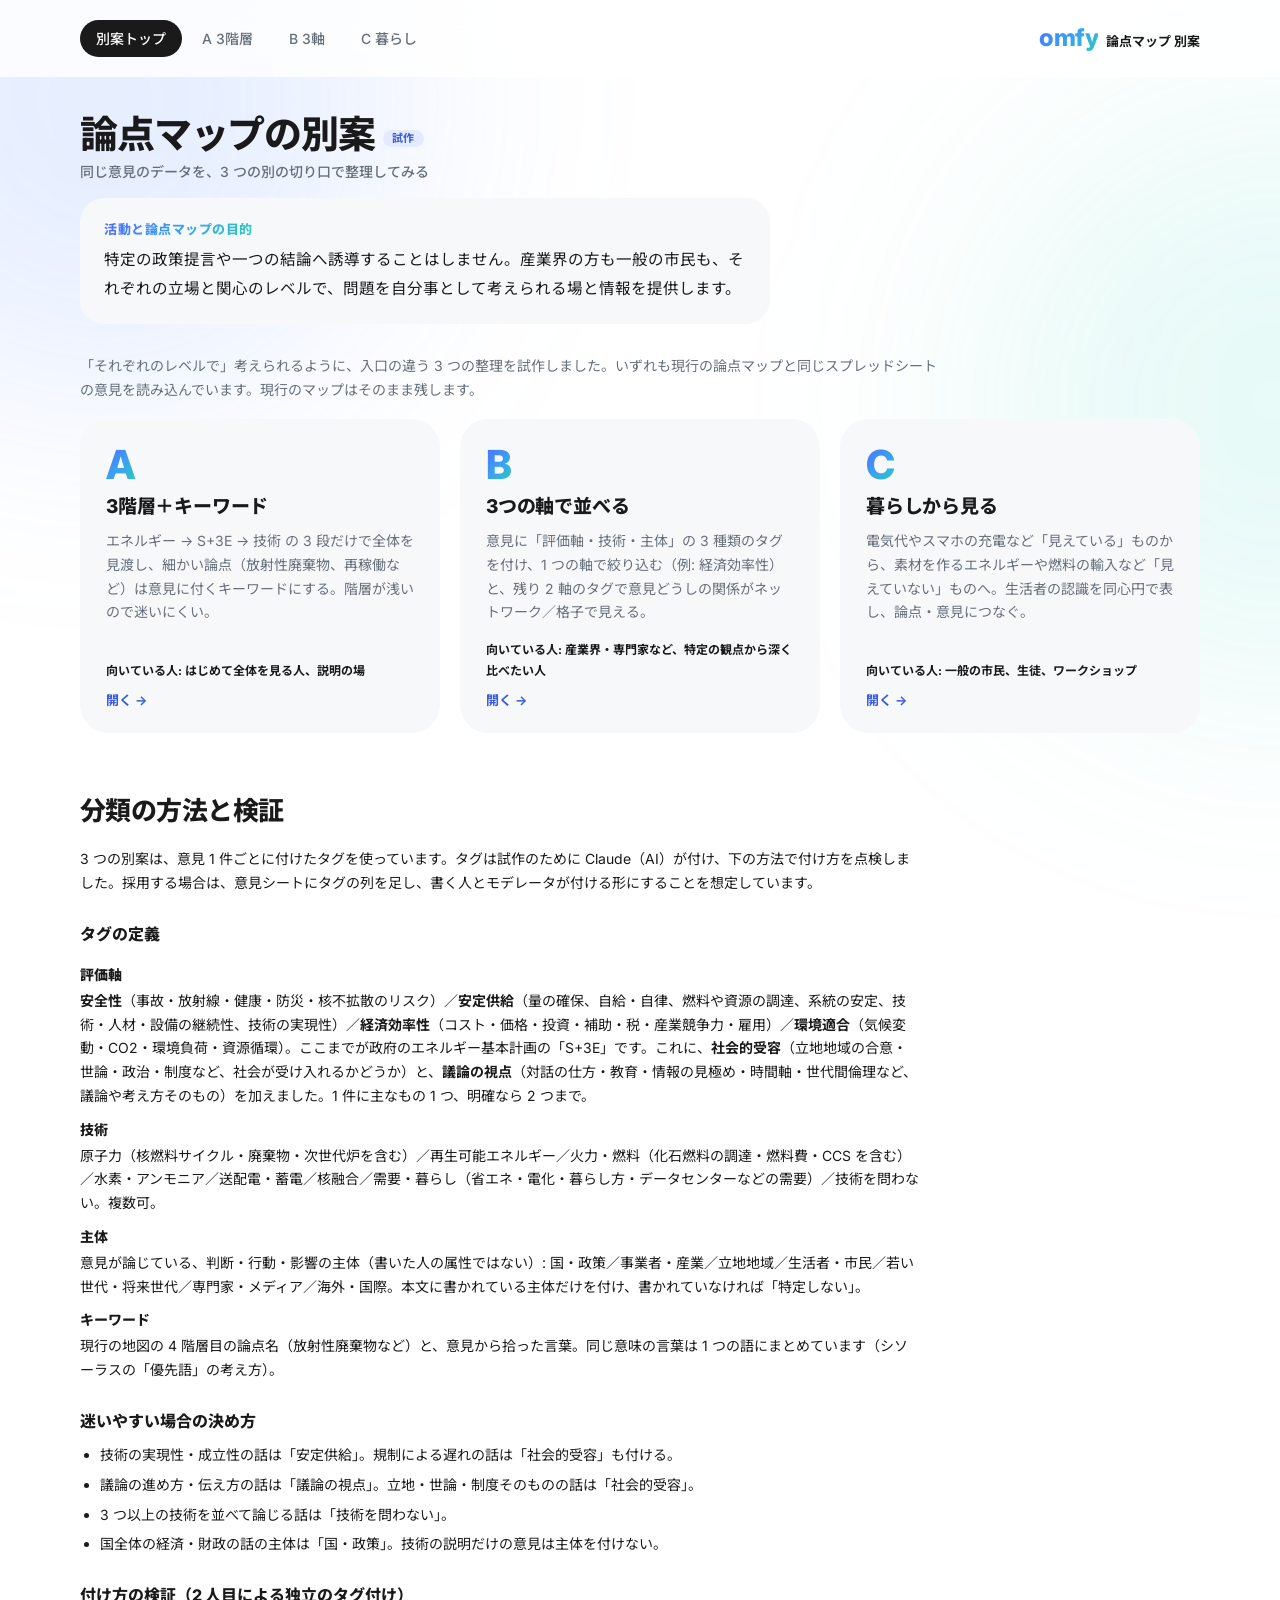
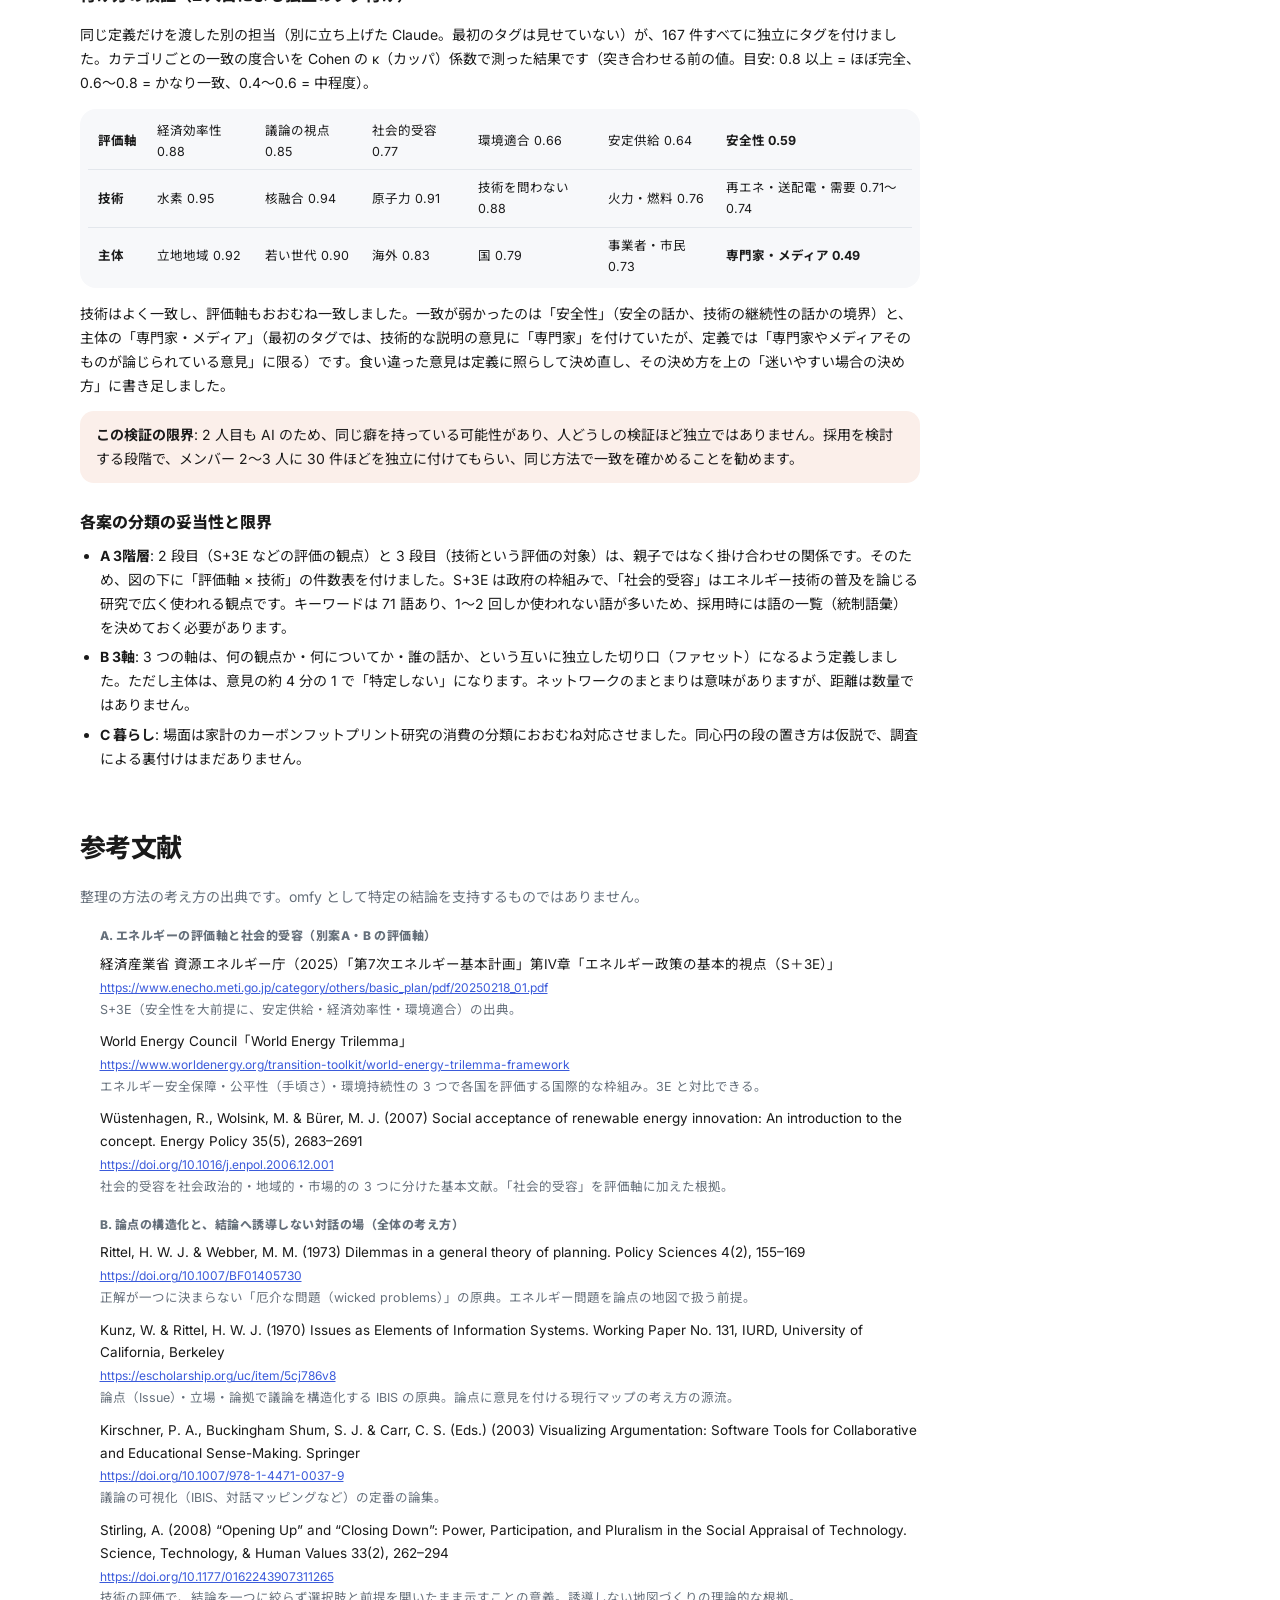
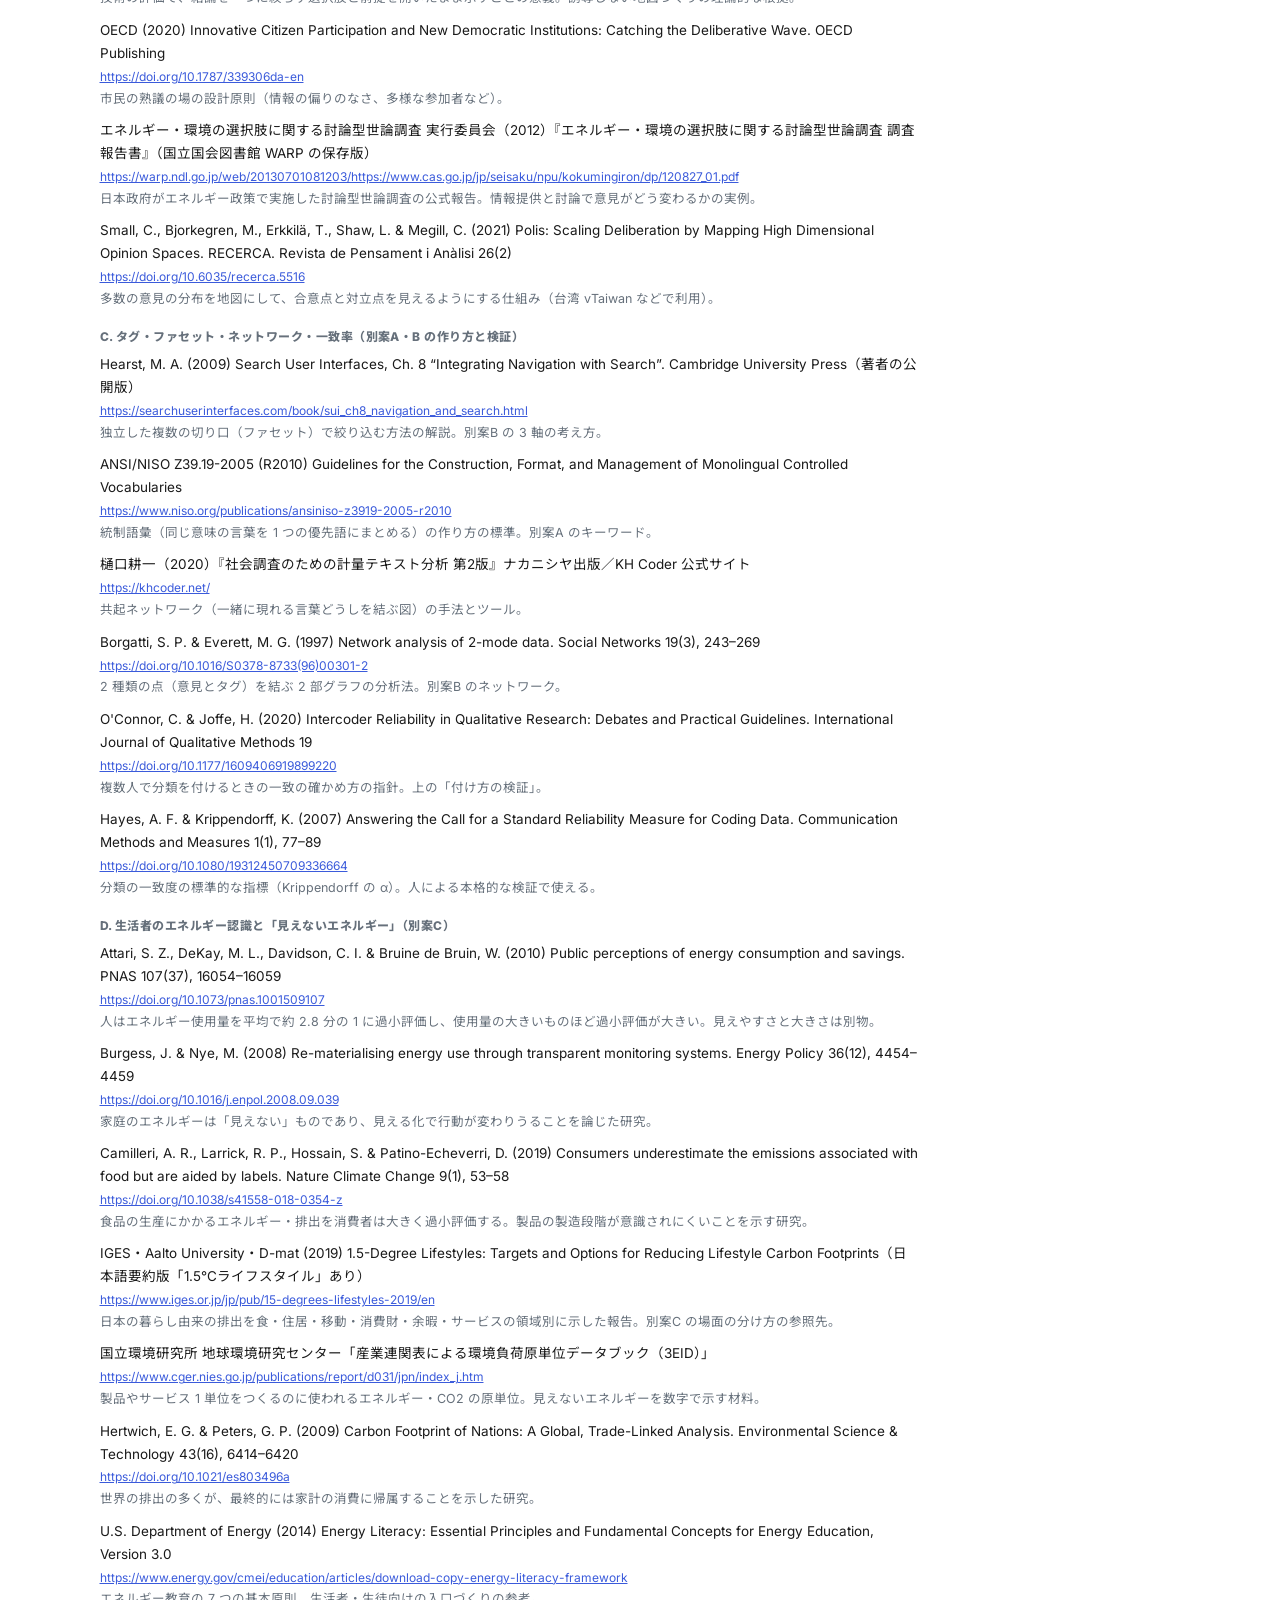
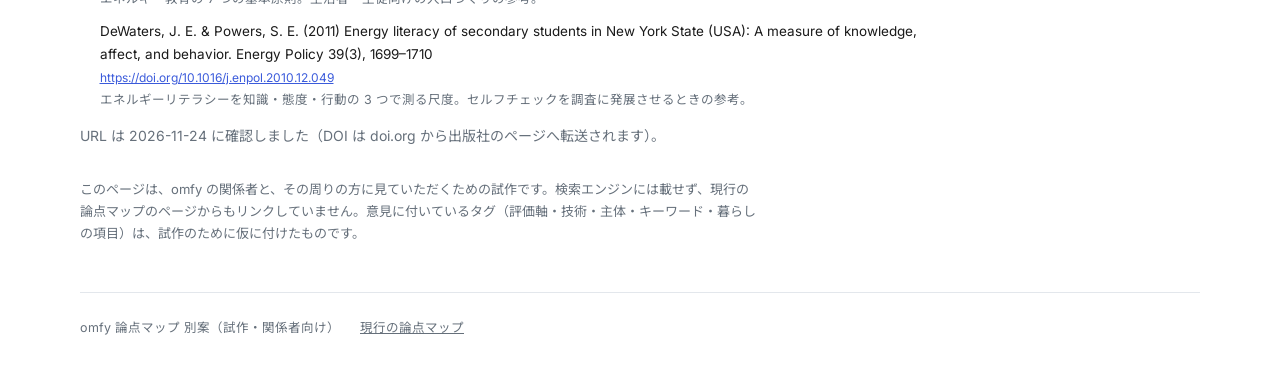
<file: site/alt.html>
<!doctype html>
<html lang="ja">
<head>
<meta charset="utf-8">
<meta name="viewport" content="width=device-width, initial-scale=1">
<meta name="robots" content="noindex, nofollow">
<meta name="referrer" content="no-referrer">
<title>論点マップ 別案</title>
<link rel="icon" href="assets/favicon.svg" type="image/svg+xml">
<link rel="preconnect" href="https://fonts.googleapis.com">
<link rel="preconnect" href="https://fonts.gstatic.com" crossorigin>
<link rel="stylesheet" href="https://fonts.googleapis.com/css2?family=Inter:wght@400;500;600;700;800&family=Noto+Sans+JP:wght@400;500;700;800&display=swap">
<link rel="stylesheet" href="common.css">
<link rel="stylesheet" href="brand.css">
<link rel="stylesheet" href="alt.css">
<style>
.purpose{max-width:46em;margin:0 0 30px;padding:20px 24px;border-radius:24px;background:var(--bg2)}
.purpose .pl{display:block;font-size:13px;font-weight:800;letter-spacing:.04em;margin:0 0 6px;background:var(--grad);-webkit-background-clip:text;background-clip:text;-webkit-text-fill-color:transparent;width:max-content}
.purpose p{margin:0;font-size:15.5px;line-height:1.85}
.cards{display:grid;grid-template-columns:repeat(auto-fit,minmax(280px,1fr));gap:20px}
.cards a{display:flex;flex-direction:column;gap:8px;padding:26px 26px 22px;border-radius:28px;background:var(--bg2);text-decoration:none;color:inherit;transition:transform .3s ease,box-shadow .3s ease}
.cards a:hover{transform:translateY(-6px);box-shadow:var(--lift)}
.cards .num{font-family:"Inter",sans-serif;font-size:40px;font-weight:800;line-height:1;background:var(--grad);-webkit-background-clip:text;background-clip:text;-webkit-text-fill-color:transparent;width:max-content}
.cards h2{font-size:19px;letter-spacing:-.01em;line-height:1.45}
.cards p{margin:0;font-size:14px;color:var(--muted)}
.cards .for{font-size:12px;font-weight:700;color:var(--ink);margin-top:auto;padding-top:8px}
.cards .go{font-size:13px;font-weight:700;color:var(--accent)}
.scope{margin-top:30px;font-size:13px;color:var(--muted);max-width:52em}
.doc{margin-top:56px;max-width:56em;scroll-margin-top:100px}
.doc h2{font-size:clamp(20px,2.4vw,26px);letter-spacing:-.02em;margin:0 0 10px}
.doc h3{font-size:16px;margin:26px 0 8px}
.doc p,.doc li,.doc dd{font-size:14px}
.doc ul{padding-left:1.3em;margin:6px 0}
.doc li{margin:0 0 6px}
.defs dt{font-weight:800;font-size:14px;margin-top:10px}
.defs dd{margin:2px 0 0 0;color:var(--ink)}
.ktbl{overflow-x:auto;margin:10px 0;border-radius:16px;background:var(--bg2);padding:4px 8px}
.ktbl table{border-collapse:collapse;font-size:12.5px}
.ktbl th,.ktbl td{padding:7px 10px;text-align:left;border-bottom:1px solid var(--rule)}
.ktbl th{white-space:nowrap}
.ktbl tr:last-child th,.ktbl tr:last-child td{border-bottom:0}
.caveat{background:color-mix(in srgb,var(--warn) 10%,var(--bg));border-radius:14px;padding:12px 16px}
.refs{list-style:none;padding:0;margin:0}
.refs li{font-size:13.5px;margin:0 0 10px;padding-left:0}
.refs .g{font-size:12px;font-weight:800;color:var(--muted);margin:18px 0 6px;letter-spacing:.04em}
.refs .u{font-size:12px;word-break:break-all}
.refs .why{display:block;font-size:12.5px;color:var(--muted)}
</style>
</head>
<body>
<div class="glow glow-a"></div>
<div class="glow glow-b"></div>
<header class="header">
  <div class="bar">
    <nav class="vnav" aria-label="別案の切り替え">
      <a href="alt.html" aria-current="page">別案トップ</a><a href="alt-layers.html">A 3階層</a><a href="alt-axes.html">B 3軸</a><a href="alt-life.html">C 暮らし</a>
    </nav>
    <a class="logo" href="alt.html"><b>omfy</b><span>論点マップ 別案</span></a>
  </div>
</header>

<div class="wrap">
  <div class="pagehead">
    <h1>論点マップの別案<span class="proto">試作</span><span class="sub">同じ意見のデータを、3 つの別の切り口で整理してみる</span></h1>
  </div>

  <div class="purpose">
    <span class="pl">活動と論点マップの目的</span>
    <p>特定の政策提言や一つの結論へ誘導することはしません。産業界の方も一般の市民も、それぞれの立場と関心のレベルで、問題を自分事として考えられる場と情報を提供します。</p>
  </div>
  <p class="lead">「それぞれのレベルで」考えられるように、入口の違う 3 つの整理を試作しました。いずれも現行の論点マップと同じスプレッドシートの意見を読み込んでいます。現行のマップはそのまま残します。</p>

  <div class="cards">
    <a href="alt-layers.html">
      <span class="num">A</span>
      <h2>3階層＋キーワード</h2>
      <p>エネルギー → S+3E → 技術 の 3 段だけで全体を見渡し、細かい論点（放射性廃棄物、再稼働など）は意見に付くキーワードにする。階層が浅いので迷いにくい。</p>
      <span class="for">向いている人: はじめて全体を見る人、説明の場</span>
      <span class="go">開く →</span>
    </a>
    <a href="alt-axes.html">
      <span class="num">B</span>
      <h2>3つの軸で並べる</h2>
      <p>意見に「評価軸・技術・主体」の 3 種類のタグを付け、1 つの軸で絞り込む（例: 経済効率性）と、残り 2 軸のタグで意見どうしの関係がネットワーク／格子で見える。</p>
      <span class="for">向いている人: 産業界・専門家など、特定の観点から深く比べたい人</span>
      <span class="go">開く →</span>
    </a>
    <a href="alt-life.html">
      <span class="num">C</span>
      <h2>暮らしから見る</h2>
      <p>電気代やスマホの充電など「見えている」ものから、素材を作るエネルギーや燃料の輸入など「見えていない」ものへ。生活者の認識を同心円で表し、論点・意見につなぐ。</p>
      <span class="for">向いている人: 一般の市民、生徒、ワークショップ</span>
      <span class="go">開く →</span>
    </a>
  </div>

  <section class="doc" id="method">
    <h2>分類の方法と検証</h2>
    <p>3 つの別案は、意見 1 件ごとに付けたタグを使っています。タグは試作のために Claude（AI）が付け、下の方法で付け方を点検しました。採用する場合は、意見シートにタグの列を足し、書く人とモデレータが付ける形にすることを想定しています。</p>

    <h3>タグの定義</h3>
    <dl class="defs">
      <dt>評価軸</dt>
      <dd><b>安全性</b>（事故・放射線・健康・防災・核不拡散のリスク）／<b>安定供給</b>（量の確保、自給・自律、燃料や資源の調達、系統の安定、技術・人材・設備の継続性、技術の実現性）／<b>経済効率性</b>（コスト・価格・投資・補助・税・産業競争力・雇用）／<b>環境適合</b>（気候変動・CO2・環境負荷・資源循環）。ここまでが政府のエネルギー基本計画の「S+3E」です。これに、<b>社会的受容</b>（立地地域の合意・世論・政治・制度など、社会が受け入れるかどうか）と、<b>議論の視点</b>（対話の仕方・教育・情報の見極め・時間軸・世代間倫理など、議論や考え方そのもの）を加えました。1 件に主なもの 1 つ、明確なら 2 つまで。</dd>
      <dt>技術</dt>
      <dd>原子力（核燃料サイクル・廃棄物・次世代炉を含む）／再生可能エネルギー／火力・燃料（化石燃料の調達・燃料費・CCS を含む）／水素・アンモニア／送配電・蓄電／核融合／需要・暮らし（省エネ・電化・暮らし方・データセンターなどの需要）／技術を問わない。複数可。</dd>
      <dt>主体</dt>
      <dd>意見が論じている、判断・行動・影響の主体（書いた人の属性ではない）: 国・政策／事業者・産業／立地地域／生活者・市民／若い世代・将来世代／専門家・メディア／海外・国際。本文に書かれている主体だけを付け、書かれていなければ「特定しない」。</dd>
      <dt>キーワード</dt>
      <dd>現行の地図の 4 階層目の論点名（放射性廃棄物など）と、意見から拾った言葉。同じ意味の言葉は 1 つの語にまとめています（シソーラスの「優先語」の考え方）。</dd>
    </dl>
    <h3>迷いやすい場合の決め方</h3>
    <ul>
      <li>技術の実現性・成立性の話は「安定供給」。規制による遅れの話は「社会的受容」も付ける。</li>
      <li>議論の進め方・伝え方の話は「議論の視点」。立地・世論・制度そのものの話は「社会的受容」。</li>
      <li>3 つ以上の技術を並べて論じる話は「技術を問わない」。</li>
      <li>国全体の経済・財政の話の主体は「国・政策」。技術の説明だけの意見は主体を付けない。</li>
    </ul>

    <h3>付け方の検証（2 人目による独立のタグ付け）</h3>
    <p>同じ定義だけを渡した別の担当（別に立ち上げた Claude。最初のタグは見せていない）が、167 件すべてに独立にタグを付けました。カテゴリごとの一致の度合いを Cohen の κ（カッパ）係数で測った結果です（突き合わせる前の値。目安: 0.8 以上 = ほぼ完全、0.6〜0.8 = かなり一致、0.4〜0.6 = 中程度）。</p>
    <div class="ktbl"><table>
      <tr><th>評価軸</th><td>経済効率性 0.88</td><td>議論の視点 0.85</td><td>社会的受容 0.77</td><td>環境適合 0.66</td><td>安定供給 0.64</td><td><b>安全性 0.59</b></td></tr>
      <tr><th>技術</th><td>水素 0.95</td><td>核融合 0.94</td><td>原子力 0.91</td><td>技術を問わない 0.88</td><td>火力・燃料 0.76</td><td>再エネ・送配電・需要 0.71〜0.74</td></tr>
      <tr><th>主体</th><td>立地地域 0.92</td><td>若い世代 0.90</td><td>海外 0.83</td><td>国 0.79</td><td>事業者・市民 0.73</td><td><b>専門家・メディア 0.49</b></td></tr>
    </table></div>
    <p>技術はよく一致し、評価軸もおおむね一致しました。一致が弱かったのは「安全性」（安全の話か、技術の継続性の話かの境界）と、主体の「専門家・メディア」（最初のタグでは、技術的な説明の意見に「専門家」を付けていたが、定義では「専門家やメディアそのものが論じられている意見」に限る）です。食い違った意見は定義に照らして決め直し、その決め方を上の「迷いやすい場合の決め方」に書き足しました。</p>
    <p class="caveat"><b>この検証の限界</b>: 2 人目も AI のため、同じ癖を持っている可能性があり、人どうしの検証ほど独立ではありません。採用を検討する段階で、メンバー 2〜3 人に 30 件ほどを独立に付けてもらい、同じ方法で一致を確かめることを勧めます。</p>

    <h3>各案の分類の妥当性と限界</h3>
    <ul>
      <li><b>A 3階層</b>: 2 段目（S+3E などの評価の観点）と 3 段目（技術という評価の対象）は、親子ではなく掛け合わせの関係です。そのため、図の下に「評価軸 × 技術」の件数表を付けました。S+3E は政府の枠組みで、「社会的受容」はエネルギー技術の普及を論じる研究で広く使われる観点です。キーワードは 71 語あり、1〜2 回しか使われない語が多いため、採用時には語の一覧（統制語彙）を決めておく必要があります。</li>
      <li><b>B 3軸</b>: 3 つの軸は、何の観点か・何についてか・誰の話か、という互いに独立した切り口（ファセット）になるよう定義しました。ただし主体は、意見の約 4 分の 1 で「特定しない」になります。ネットワークのまとまりは意味がありますが、距離は数量ではありません。</li>
      <li><b>C 暮らし</b>: 場面は家計のカーボンフットプリント研究の消費の分類におおむね対応させました。同心円の段の置き方は仮説で、調査による裏付けはまだありません。</li>
    </ul>
  </section>

  <section class="doc" id="refs">
    <h2>参考文献</h2>
    <p class="hint">整理の方法の考え方の出典です。omfy として特定の結論を支持するものではありません。</p>
    <div id="refList">
      <ul class="refs">
      <li class="g">A. エネルギーの評価軸と社会的受容（別案A・B の評価軸）</li>
      <li>経済産業省 資源エネルギー庁（2025）「第7次エネルギー基本計画」第Ⅳ章「エネルギー政策の基本的視点（S＋3E）」<br><a class="u" href="https://www.enecho.meti.go.jp/category/others/basic_plan/pdf/20250218_01.pdf" target="_blank" rel="noopener">https://www.enecho.meti.go.jp/category/others/basic_plan/pdf/20250218_01.pdf</a><span class="why">S+3E（安全性を大前提に、安定供給・経済効率性・環境適合）の出典。</span></li>
      <li>World Energy Council「World Energy Trilemma」<br><a class="u" href="https://www.worldenergy.org/transition-toolkit/world-energy-trilemma-framework" target="_blank" rel="noopener">https://www.worldenergy.org/transition-toolkit/world-energy-trilemma-framework</a><span class="why">エネルギー安全保障・公平性（手頃さ）・環境持続性の 3 つで各国を評価する国際的な枠組み。3E と対比できる。</span></li>
      <li>Wüstenhagen, R., Wolsink, M. &amp; Bürer, M. J. (2007) Social acceptance of renewable energy innovation: An introduction to the concept. Energy Policy 35(5), 2683–2691<br><a class="u" href="https://doi.org/10.1016/j.enpol.2006.12.001" target="_blank" rel="noopener">https://doi.org/10.1016/j.enpol.2006.12.001</a><span class="why">社会的受容を社会政治的・地域的・市場的の 3 つに分けた基本文献。「社会的受容」を評価軸に加えた根拠。</span></li>
      <li class="g">B. 論点の構造化と、結論へ誘導しない対話の場（全体の考え方）</li>
      <li>Rittel, H. W. J. &amp; Webber, M. M. (1973) Dilemmas in a general theory of planning. Policy Sciences 4(2), 155–169<br><a class="u" href="https://doi.org/10.1007/BF01405730" target="_blank" rel="noopener">https://doi.org/10.1007/BF01405730</a><span class="why">正解が一つに決まらない「厄介な問題（wicked problems）」の原典。エネルギー問題を論点の地図で扱う前提。</span></li>
      <li>Kunz, W. &amp; Rittel, H. W. J. (1970) Issues as Elements of Information Systems. Working Paper No. 131, IURD, University of California, Berkeley<br><a class="u" href="https://escholarship.org/uc/item/5cj786v8" target="_blank" rel="noopener">https://escholarship.org/uc/item/5cj786v8</a><span class="why">論点（Issue）・立場・論拠で議論を構造化する IBIS の原典。論点に意見を付ける現行マップの考え方の源流。</span></li>
      <li>Kirschner, P. A., Buckingham Shum, S. J. &amp; Carr, C. S. (Eds.) (2003) Visualizing Argumentation: Software Tools for Collaborative and Educational Sense-Making. Springer<br><a class="u" href="https://doi.org/10.1007/978-1-4471-0037-9" target="_blank" rel="noopener">https://doi.org/10.1007/978-1-4471-0037-9</a><span class="why">議論の可視化（IBIS、対話マッピングなど）の定番の論集。</span></li>
      <li>Stirling, A. (2008) “Opening Up” and “Closing Down”: Power, Participation, and Pluralism in the Social Appraisal of Technology. Science, Technology, &amp; Human Values 33(2), 262–294<br><a class="u" href="https://doi.org/10.1177/0162243907311265" target="_blank" rel="noopener">https://doi.org/10.1177/0162243907311265</a><span class="why">技術の評価で、結論を一つに絞らず選択肢と前提を開いたまま示すことの意義。誘導しない地図づくりの理論的な根拠。</span></li>
      <li>OECD (2020) Innovative Citizen Participation and New Democratic Institutions: Catching the Deliberative Wave. OECD Publishing<br><a class="u" href="https://doi.org/10.1787/339306da-en" target="_blank" rel="noopener">https://doi.org/10.1787/339306da-en</a><span class="why">市民の熟議の場の設計原則（情報の偏りのなさ、多様な参加者など）。</span></li>
      <li>エネルギー・環境の選択肢に関する討論型世論調査 実行委員会（2012）『エネルギー・環境の選択肢に関する討論型世論調査 調査報告書』（国立国会図書館 WARP の保存版）<br><a class="u" href="https://warp.ndl.go.jp/web/20130701081203/https://www.cas.go.jp/jp/seisaku/npu/kokumingiron/dp/120827_01.pdf" target="_blank" rel="noopener">https://warp.ndl.go.jp/web/20130701081203/https://www.cas.go.jp/jp/seisaku/npu/kokumingiron/dp/120827_01.pdf</a><span class="why">日本政府がエネルギー政策で実施した討論型世論調査の公式報告。情報提供と討論で意見がどう変わるかの実例。</span></li>
      <li>Small, C., Bjorkegren, M., Erkkilä, T., Shaw, L. &amp; Megill, C. (2021) Polis: Scaling Deliberation by Mapping High Dimensional Opinion Spaces. RECERCA. Revista de Pensament i Anàlisi 26(2)<br><a class="u" href="https://doi.org/10.6035/recerca.5516" target="_blank" rel="noopener">https://doi.org/10.6035/recerca.5516</a><span class="why">多数の意見の分布を地図にして、合意点と対立点を見えるようにする仕組み（台湾 vTaiwan などで利用）。</span></li>
      <li class="g">C. タグ・ファセット・ネットワーク・一致率（別案A・B の作り方と検証）</li>
      <li>Hearst, M. A. (2009) Search User Interfaces, Ch. 8 “Integrating Navigation with Search”. Cambridge University Press（著者の公開版）<br><a class="u" href="https://searchuserinterfaces.com/book/sui_ch8_navigation_and_search.html" target="_blank" rel="noopener">https://searchuserinterfaces.com/book/sui_ch8_navigation_and_search.html</a><span class="why">独立した複数の切り口（ファセット）で絞り込む方法の解説。別案B の 3 軸の考え方。</span></li>
      <li>ANSI/NISO Z39.19-2005 (R2010) Guidelines for the Construction, Format, and Management of Monolingual Controlled Vocabularies<br><a class="u" href="https://www.niso.org/publications/ansiniso-z3919-2005-r2010" target="_blank" rel="noopener">https://www.niso.org/publications/ansiniso-z3919-2005-r2010</a><span class="why">統制語彙（同じ意味の言葉を 1 つの優先語にまとめる）の作り方の標準。別案A のキーワード。</span></li>
      <li>樋口耕一（2020）『社会調査のための計量テキスト分析 第2版』ナカニシヤ出版／KH Coder 公式サイト<br><a class="u" href="https://khcoder.net/" target="_blank" rel="noopener">https://khcoder.net/</a><span class="why">共起ネットワーク（一緒に現れる言葉どうしを結ぶ図）の手法とツール。</span></li>
      <li>Borgatti, S. P. &amp; Everett, M. G. (1997) Network analysis of 2-mode data. Social Networks 19(3), 243–269<br><a class="u" href="https://doi.org/10.1016/S0378-8733(96)00301-2" target="_blank" rel="noopener">https://doi.org/10.1016/S0378-8733(96)00301-2</a><span class="why">2 種類の点（意見とタグ）を結ぶ 2 部グラフの分析法。別案B のネットワーク。</span></li>
      <li>O&#x27;Connor, C. &amp; Joffe, H. (2020) Intercoder Reliability in Qualitative Research: Debates and Practical Guidelines. International Journal of Qualitative Methods 19<br><a class="u" href="https://doi.org/10.1177/1609406919899220" target="_blank" rel="noopener">https://doi.org/10.1177/1609406919899220</a><span class="why">複数人で分類を付けるときの一致の確かめ方の指針。上の「付け方の検証」。</span></li>
      <li>Hayes, A. F. &amp; Krippendorff, K. (2007) Answering the Call for a Standard Reliability Measure for Coding Data. Communication Methods and Measures 1(1), 77–89<br><a class="u" href="https://doi.org/10.1080/19312450709336664" target="_blank" rel="noopener">https://doi.org/10.1080/19312450709336664</a><span class="why">分類の一致度の標準的な指標（Krippendorff の α）。人による本格的な検証で使える。</span></li>
      <li class="g">D. 生活者のエネルギー認識と「見えないエネルギー」（別案C）</li>
      <li>Attari, S. Z., DeKay, M. L., Davidson, C. I. &amp; Bruine de Bruin, W. (2010) Public perceptions of energy consumption and savings. PNAS 107(37), 16054–16059<br><a class="u" href="https://doi.org/10.1073/pnas.1001509107" target="_blank" rel="noopener">https://doi.org/10.1073/pnas.1001509107</a><span class="why">人はエネルギー使用量を平均で約 2.8 分の 1 に過小評価し、使用量の大きいものほど過小評価が大きい。見えやすさと大きさは別物。</span></li>
      <li>Burgess, J. &amp; Nye, M. (2008) Re-materialising energy use through transparent monitoring systems. Energy Policy 36(12), 4454–4459<br><a class="u" href="https://doi.org/10.1016/j.enpol.2008.09.039" target="_blank" rel="noopener">https://doi.org/10.1016/j.enpol.2008.09.039</a><span class="why">家庭のエネルギーは「見えない」ものであり、見える化で行動が変わりうることを論じた研究。</span></li>
      <li>Camilleri, A. R., Larrick, R. P., Hossain, S. &amp; Patino-Echeverri, D. (2019) Consumers underestimate the emissions associated with food but are aided by labels. Nature Climate Change 9(1), 53–58<br><a class="u" href="https://doi.org/10.1038/s41558-018-0354-z" target="_blank" rel="noopener">https://doi.org/10.1038/s41558-018-0354-z</a><span class="why">食品の生産にかかるエネルギー・排出を消費者は大きく過小評価する。製品の製造段階が意識されにくいことを示す研究。</span></li>
      <li>IGES・Aalto University・D-mat (2019) 1.5-Degree Lifestyles: Targets and Options for Reducing Lifestyle Carbon Footprints（日本語要約版「1.5℃ライフスタイル」あり）<br><a class="u" href="https://www.iges.or.jp/jp/pub/15-degrees-lifestyles-2019/en" target="_blank" rel="noopener">https://www.iges.or.jp/jp/pub/15-degrees-lifestyles-2019/en</a><span class="why">日本の暮らし由来の排出を食・住居・移動・消費財・余暇・サービスの領域別に示した報告。別案C の場面の分け方の参照先。</span></li>
      <li>国立環境研究所 地球環境研究センター「産業連関表による環境負荷原単位データブック（3EID）」<br><a class="u" href="https://www.cger.nies.go.jp/publications/report/d031/jpn/index_j.htm" target="_blank" rel="noopener">https://www.cger.nies.go.jp/publications/report/d031/jpn/index_j.htm</a><span class="why">製品やサービス 1 単位をつくるのに使われるエネルギー・CO2 の原単位。見えないエネルギーを数字で示す材料。</span></li>
      <li>Hertwich, E. G. &amp; Peters, G. P. (2009) Carbon Footprint of Nations: A Global, Trade-Linked Analysis. Environmental Science &amp; Technology 43(16), 6414–6420<br><a class="u" href="https://doi.org/10.1021/es803496a" target="_blank" rel="noopener">https://doi.org/10.1021/es803496a</a><span class="why">世界の排出の多くが、最終的には家計の消費に帰属することを示した研究。</span></li>
      <li>U.S. Department of Energy (2014) Energy Literacy: Essential Principles and Fundamental Concepts for Energy Education, Version 3.0<br><a class="u" href="https://www.energy.gov/cmei/education/articles/download-copy-energy-literacy-framework" target="_blank" rel="noopener">https://www.energy.gov/cmei/education/articles/download-copy-energy-literacy-framework</a><span class="why">エネルギー教育の 7 つの基本原則。生活者・生徒向けの入口づくりの参考。</span></li>
      <li>DeWaters, J. E. &amp; Powers, S. E. (2011) Energy literacy of secondary students in New York State (USA): A measure of knowledge, affect, and behavior. Energy Policy 39(3), 1699–1710<br><a class="u" href="https://doi.org/10.1016/j.enpol.2010.12.049" target="_blank" rel="noopener">https://doi.org/10.1016/j.enpol.2010.12.049</a><span class="why">エネルギーリテラシーを知識・態度・行動の 3 つで測る尺度。セルフチェックを調査に発展させるときの参考。</span></li>
      </ul><p class="hint">URL は 2026-11-24 に確認しました（DOI は doi.org から出版社のページへ転送されます）。</p>
    </div>
  </section>

  <p class="scope">このページは、omfy の関係者と、その周りの方に見ていただくための試作です。検索エンジンには載せず、現行の論点マップのページからもリンクしていません。意見に付いているタグ（評価軸・技術・主体・キーワード・暮らしの項目）は、試作のために仮に付けたものです。</p>

  <footer>
    <span>omfy 論点マップ 別案（試作・関係者向け）</span>
    <a href="index.html">現行の論点マップ</a>
  </footer>
</div>
</body>
</html>
</file>
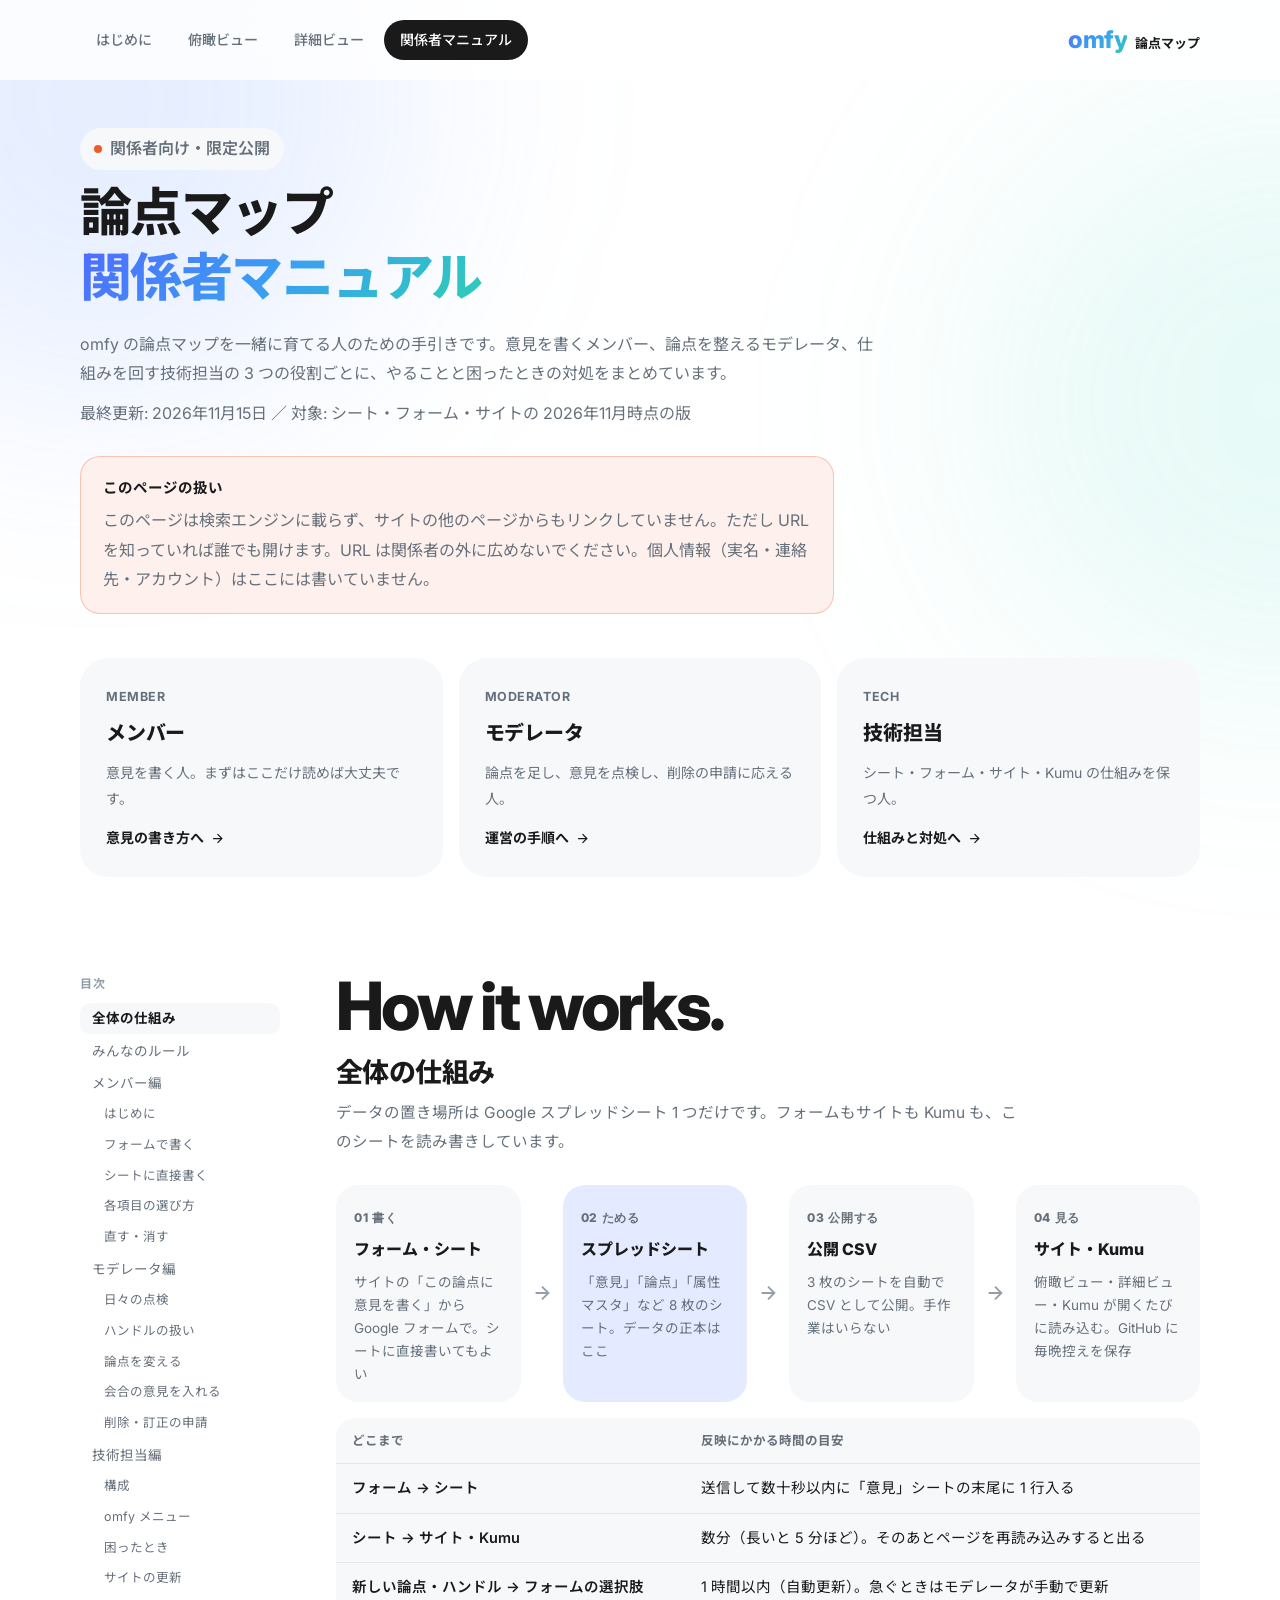
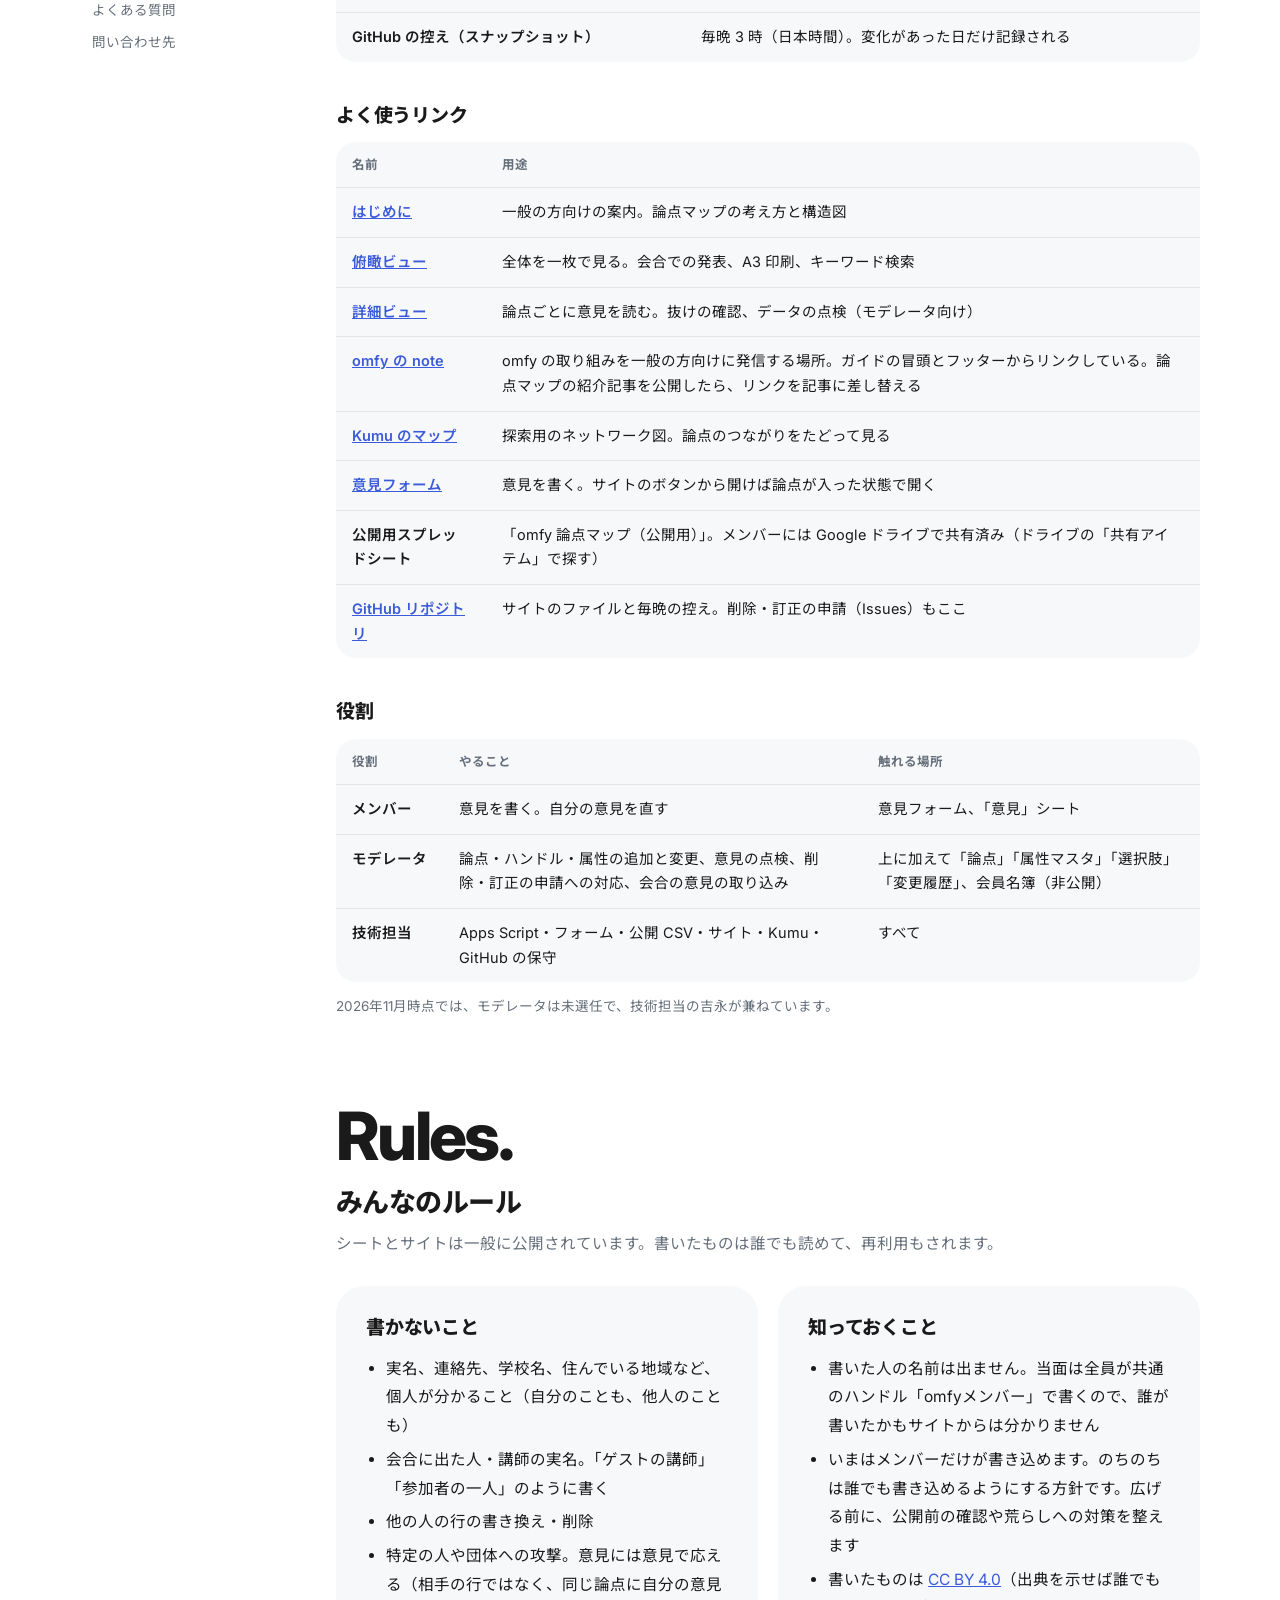
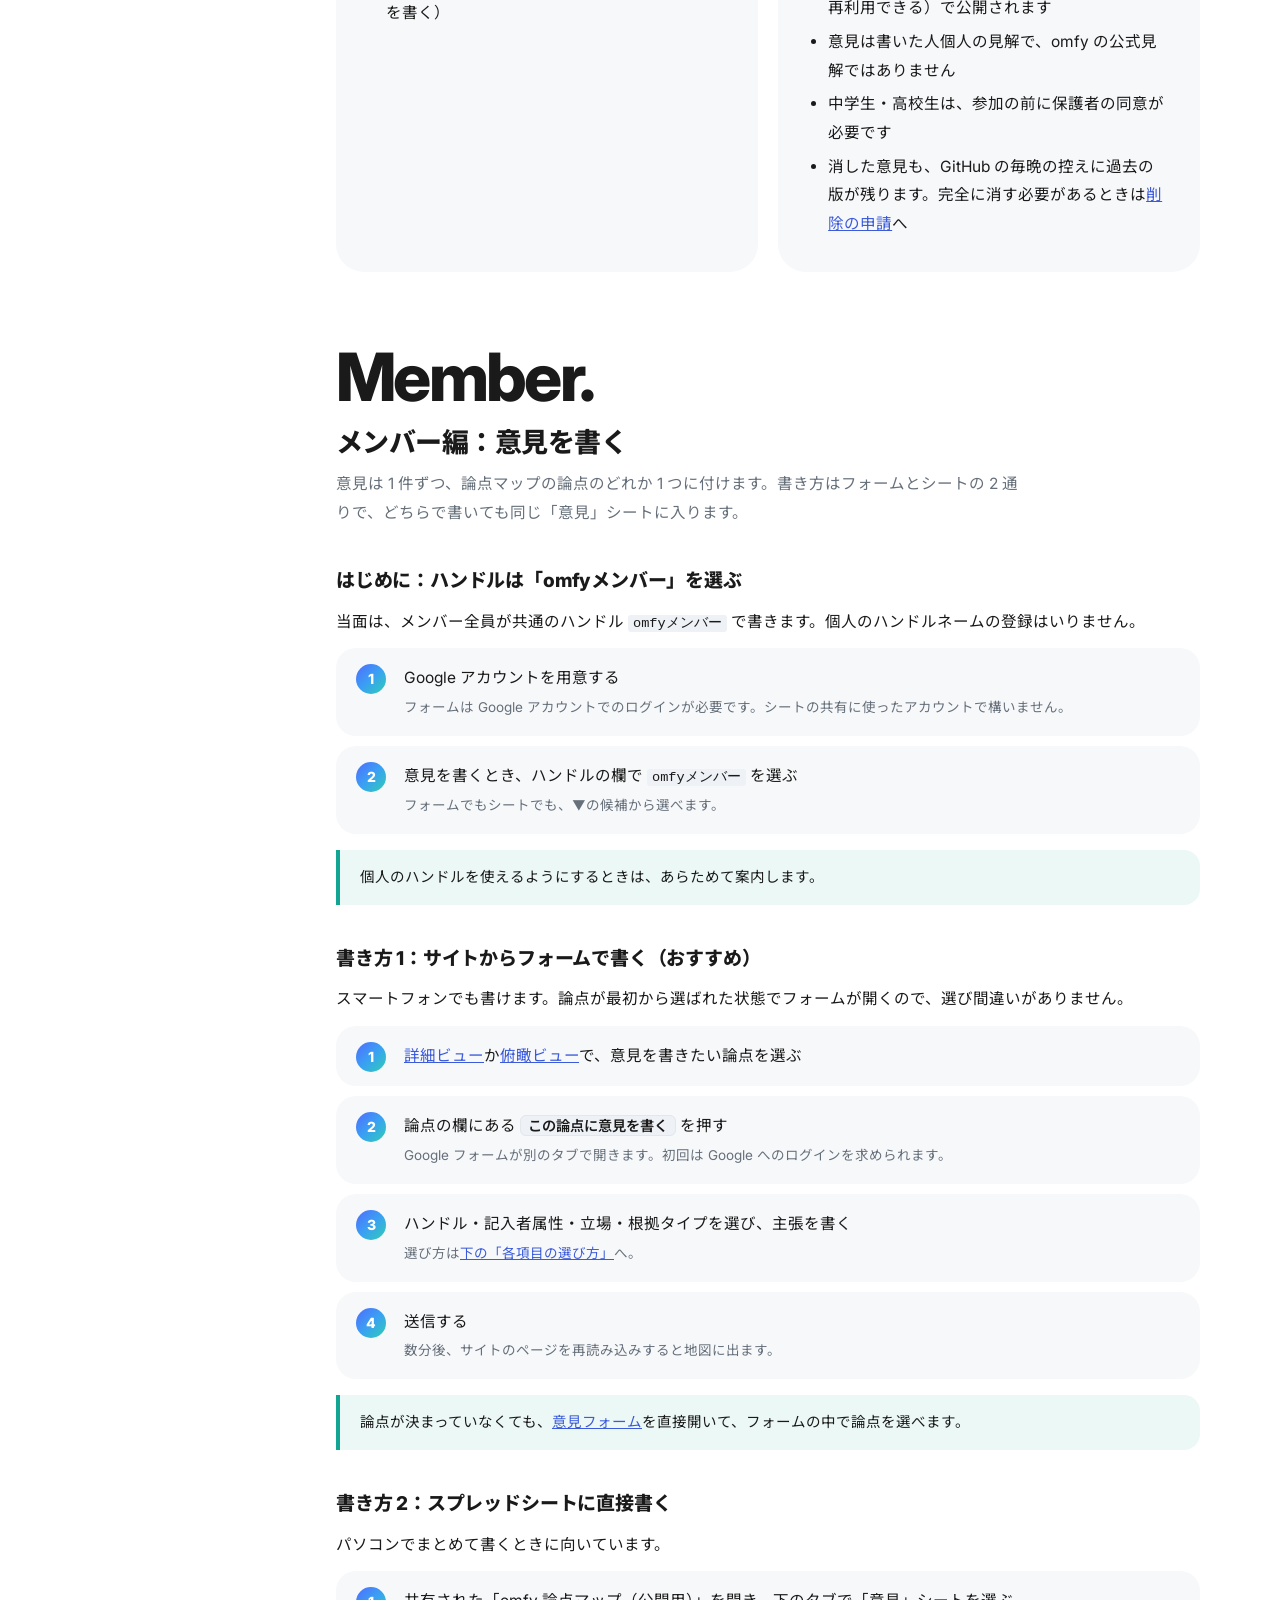
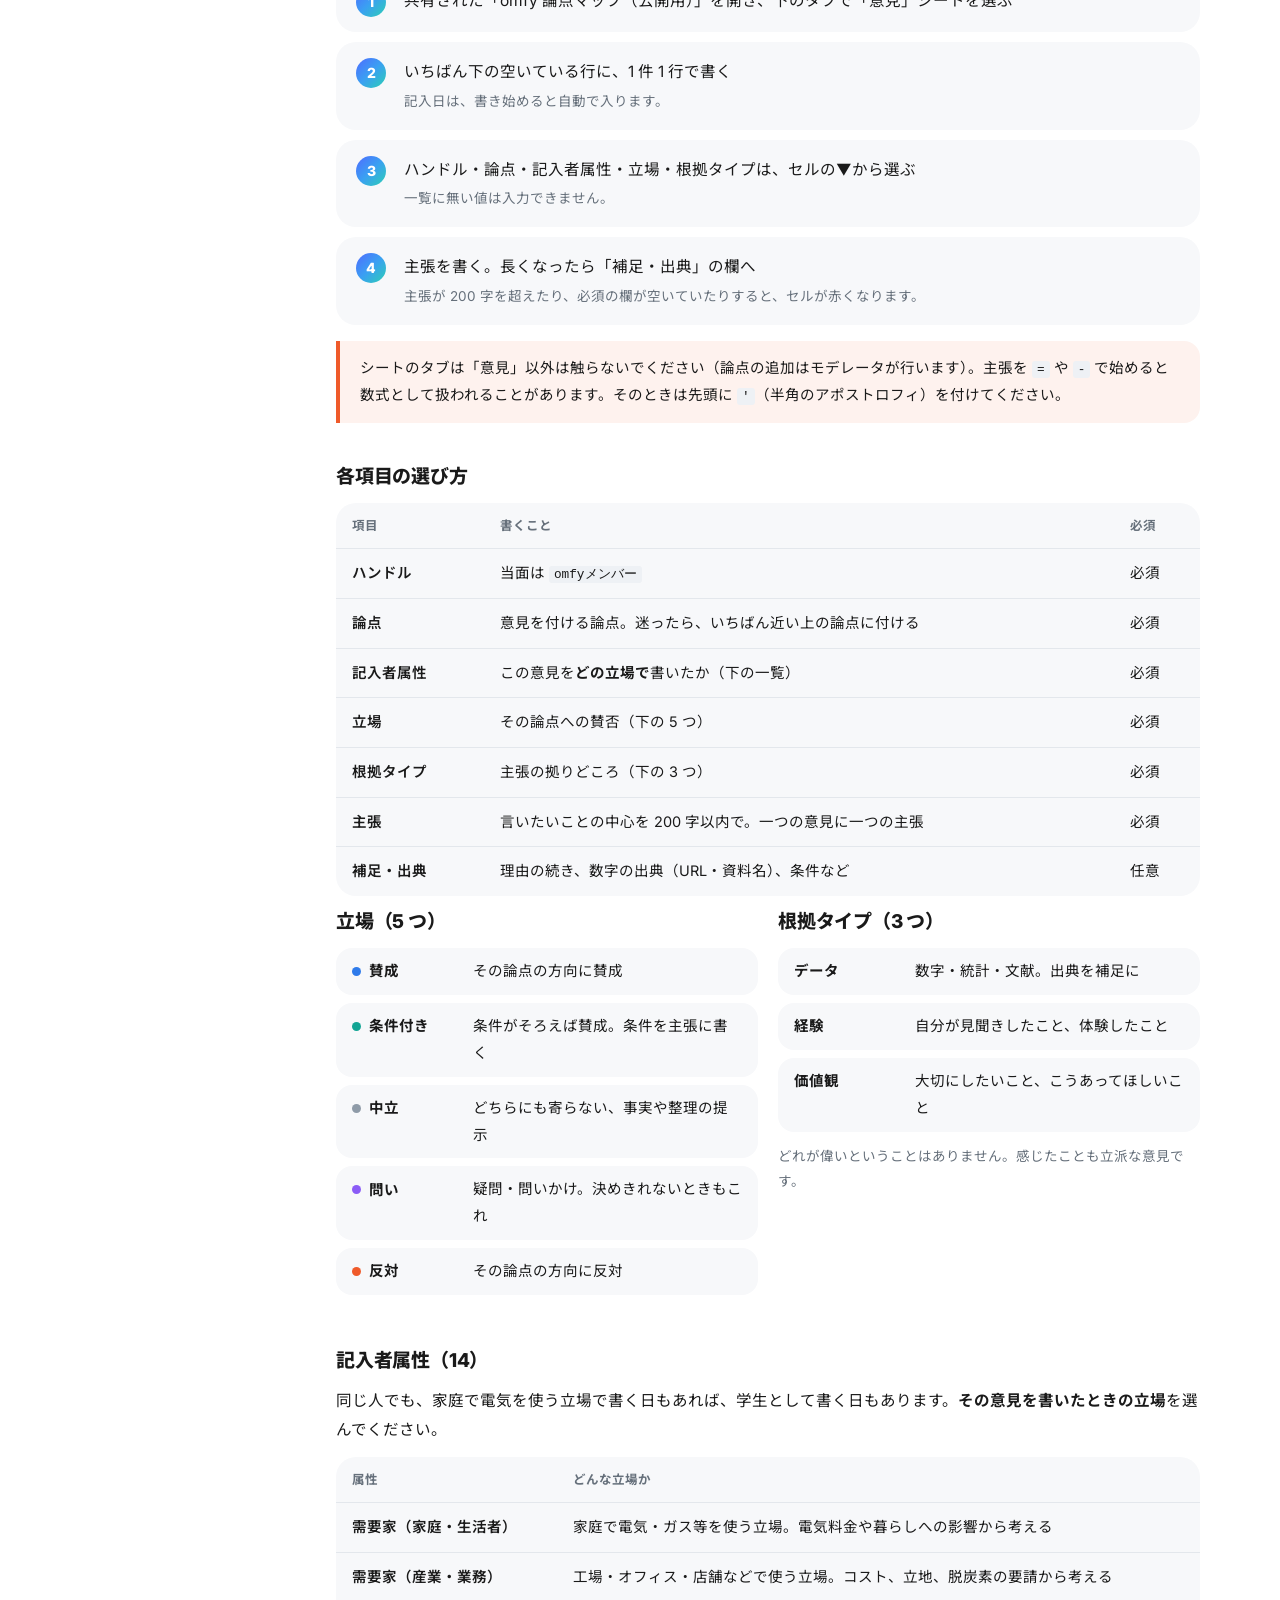
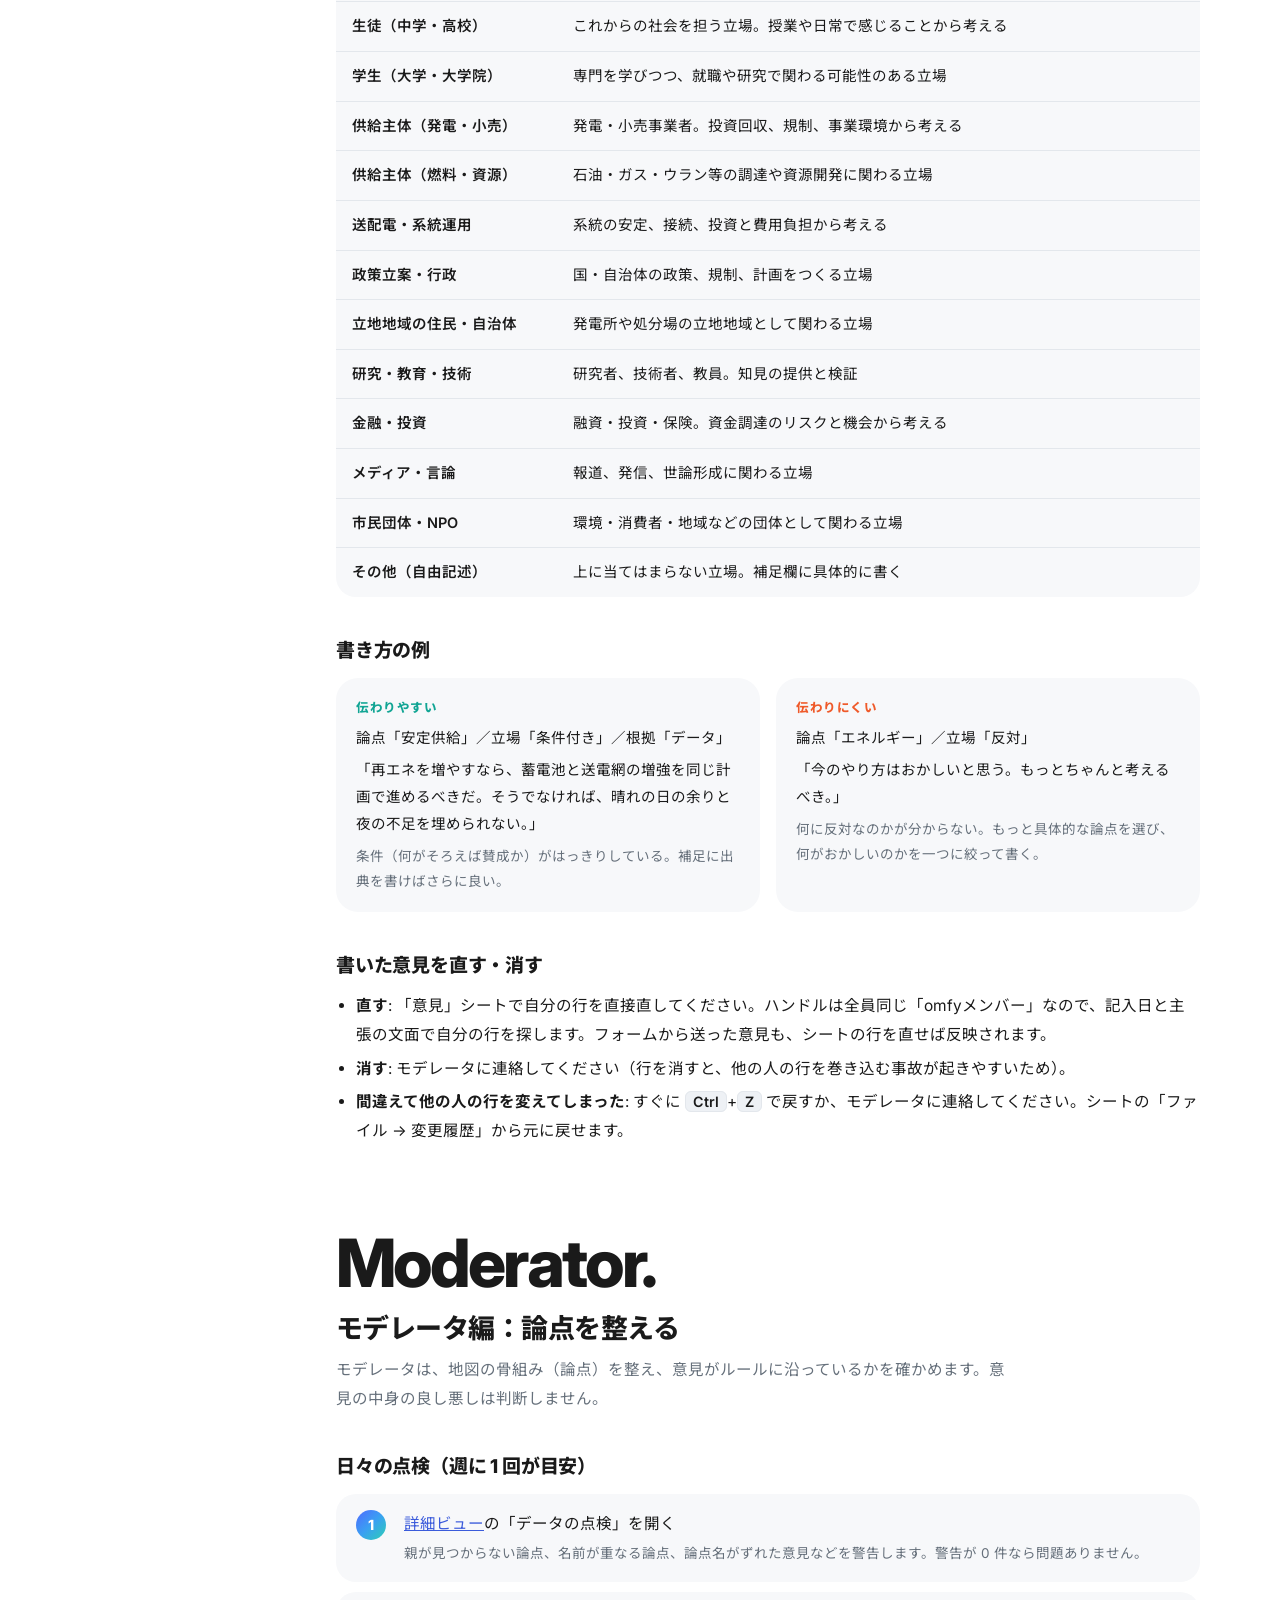
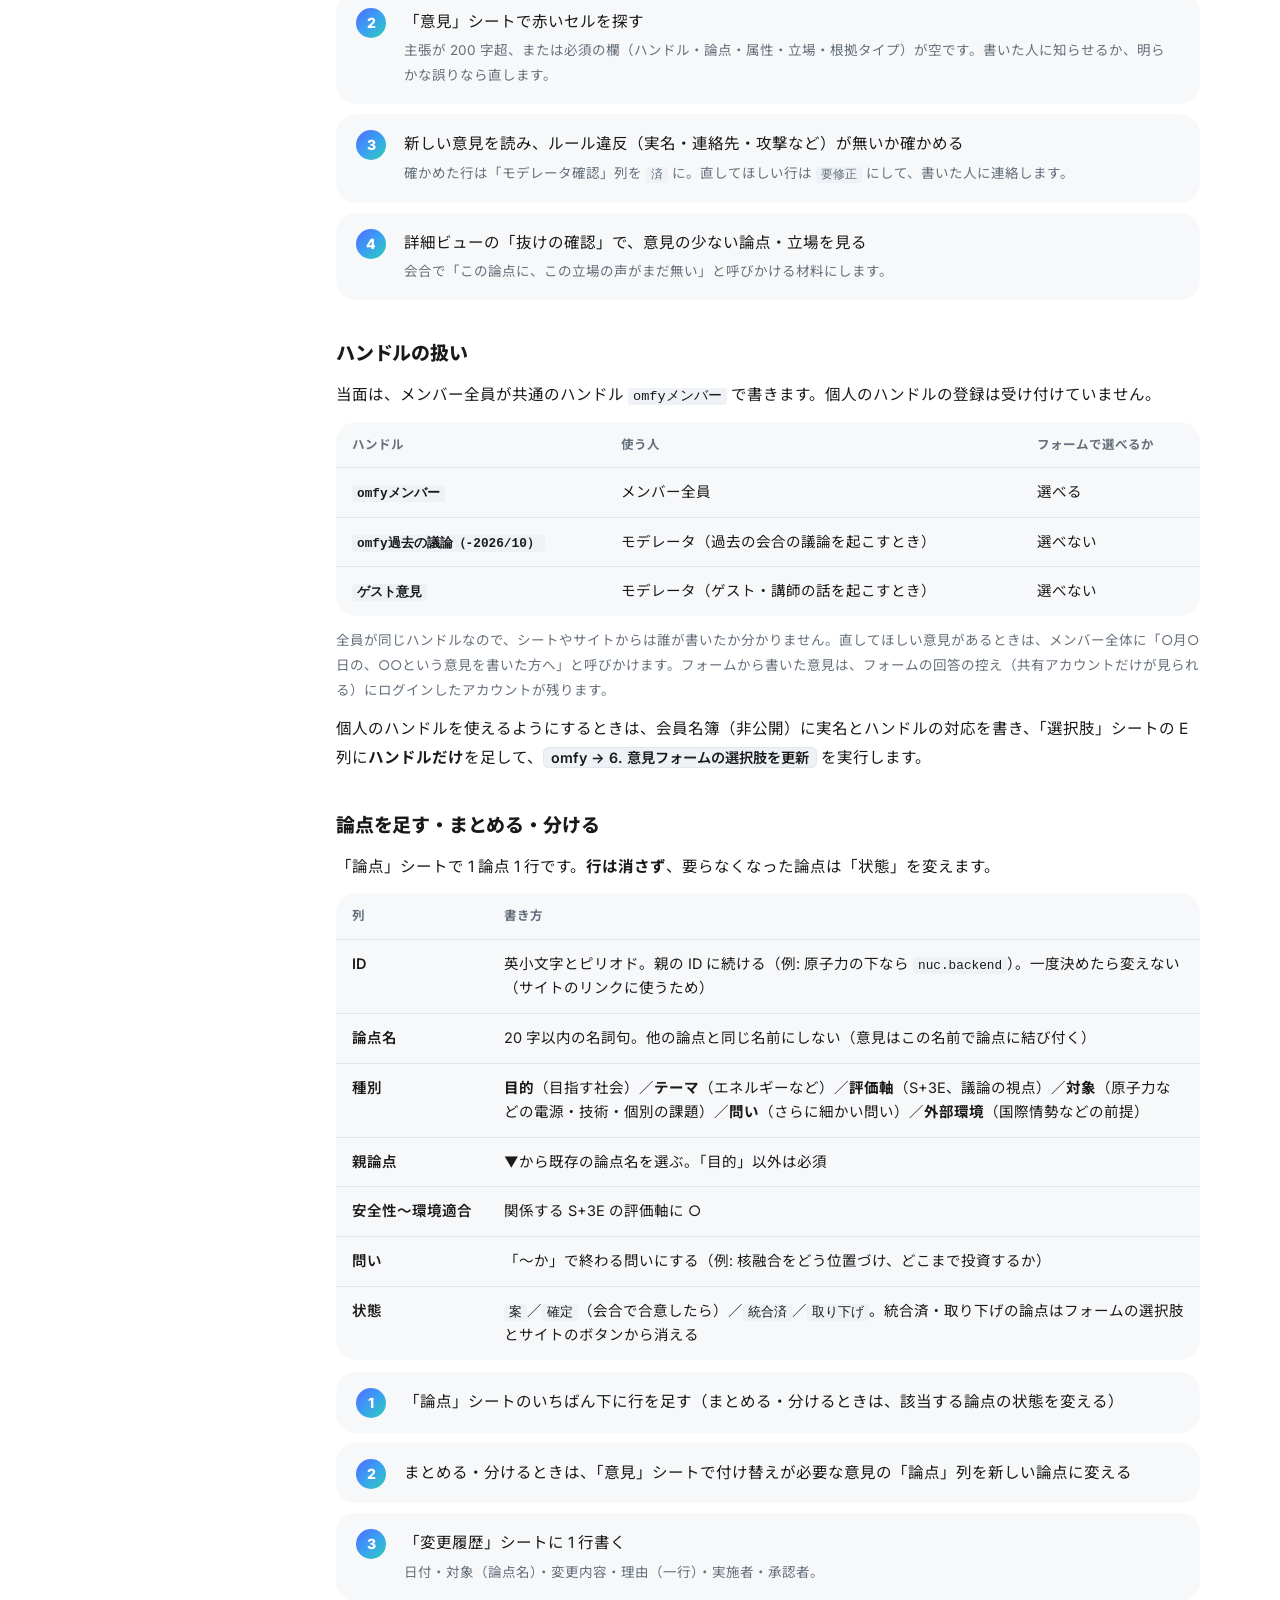
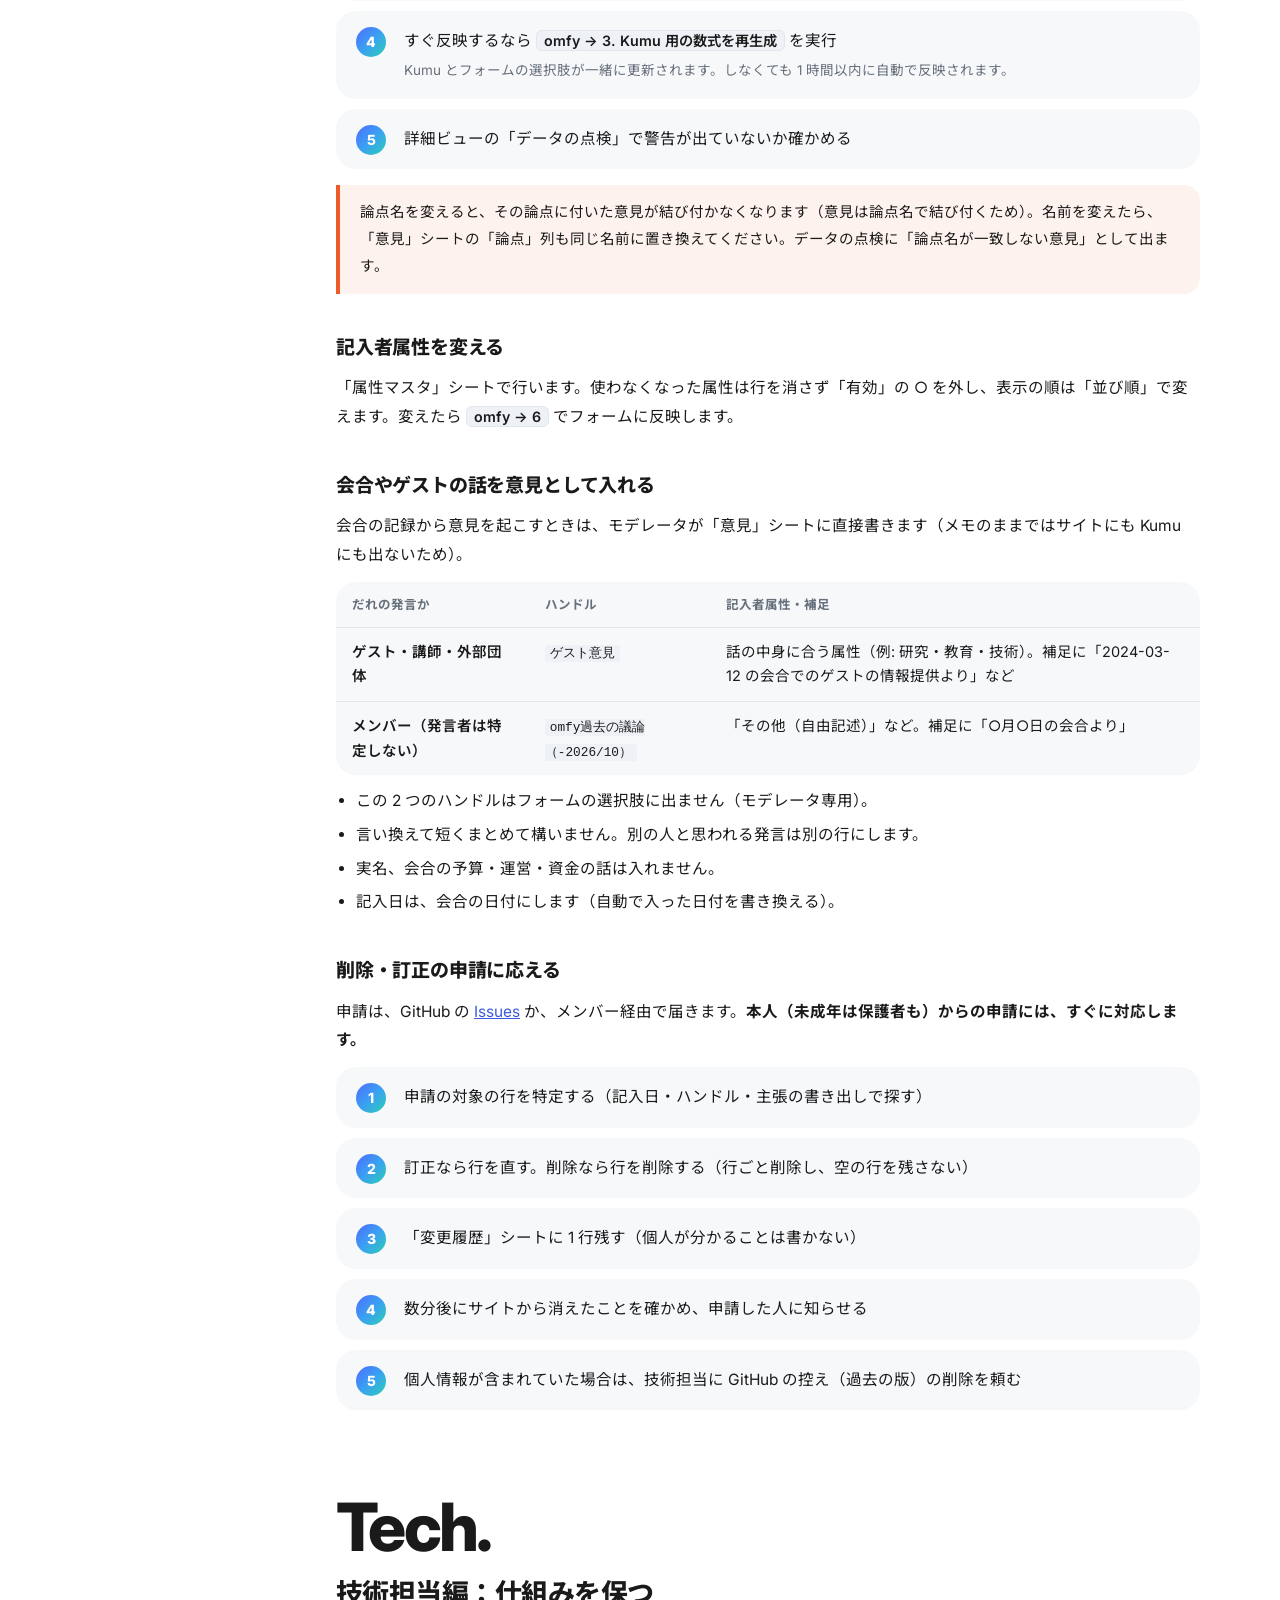
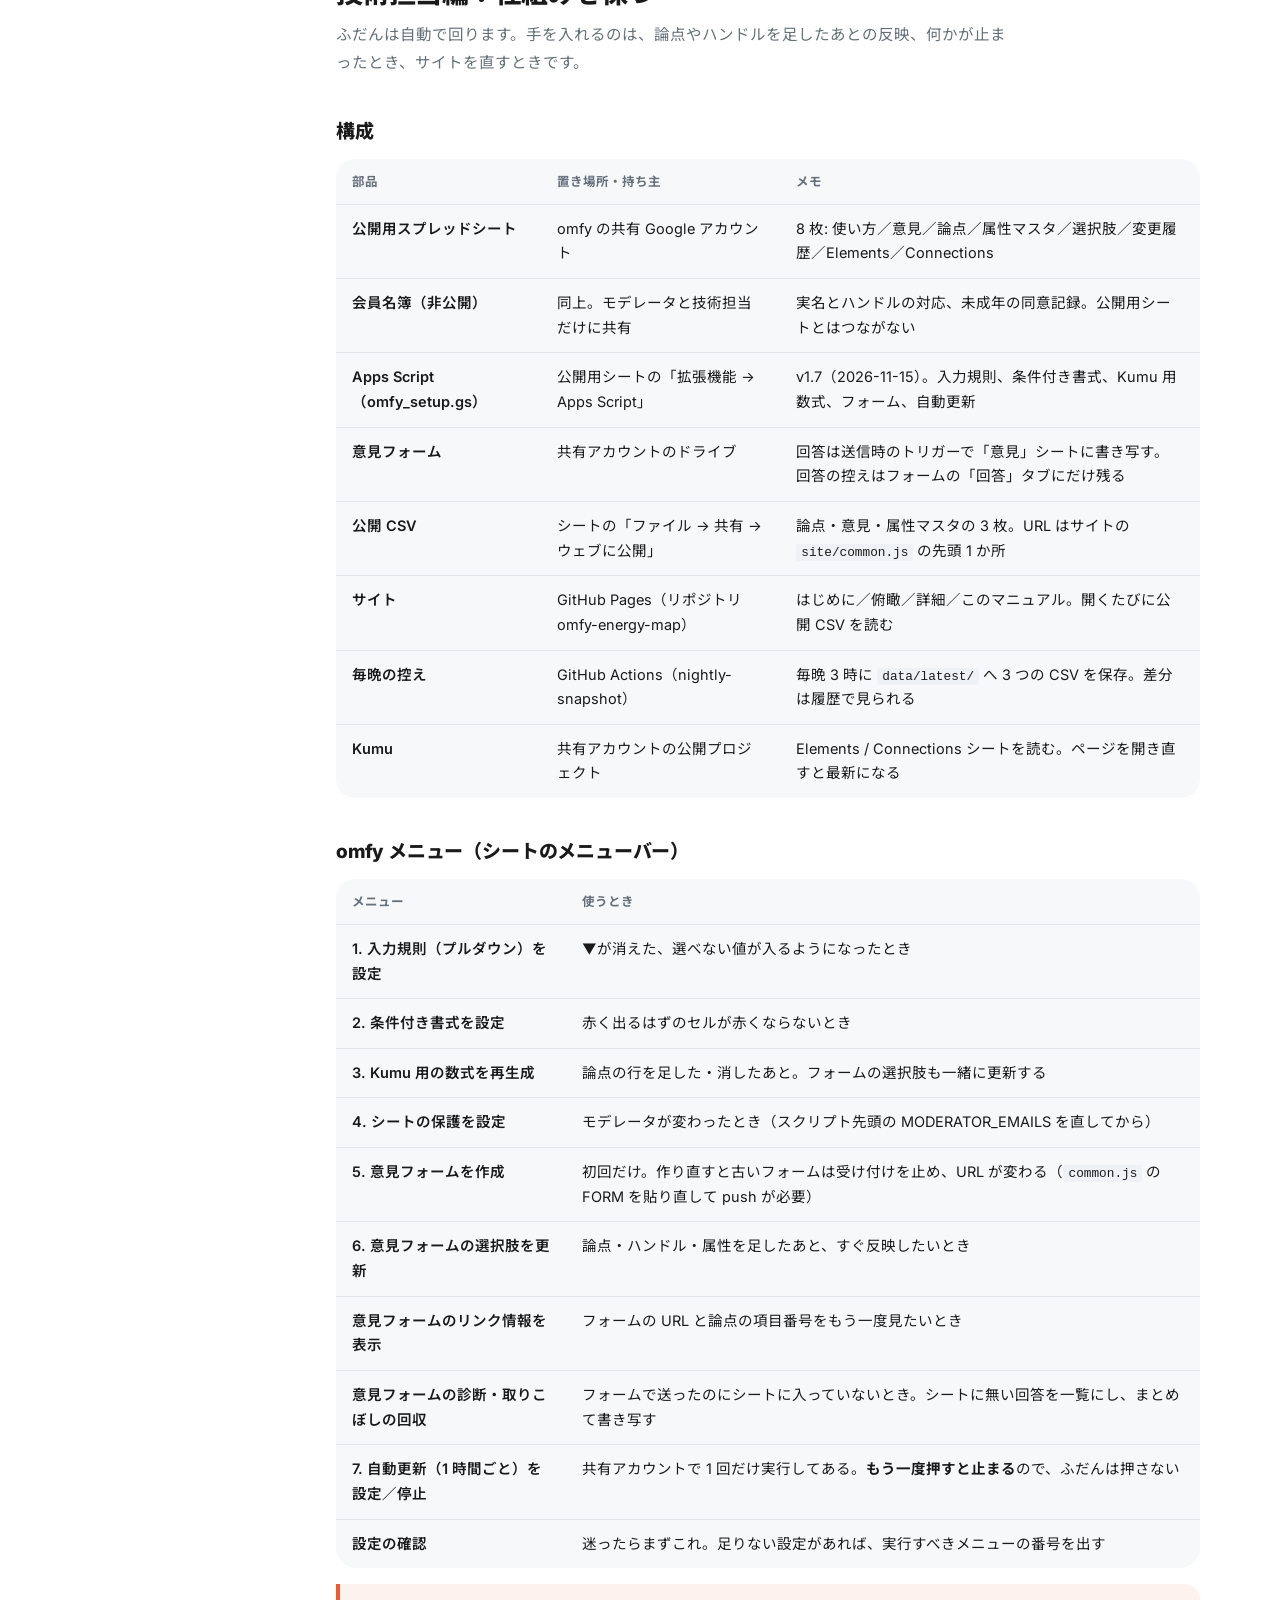
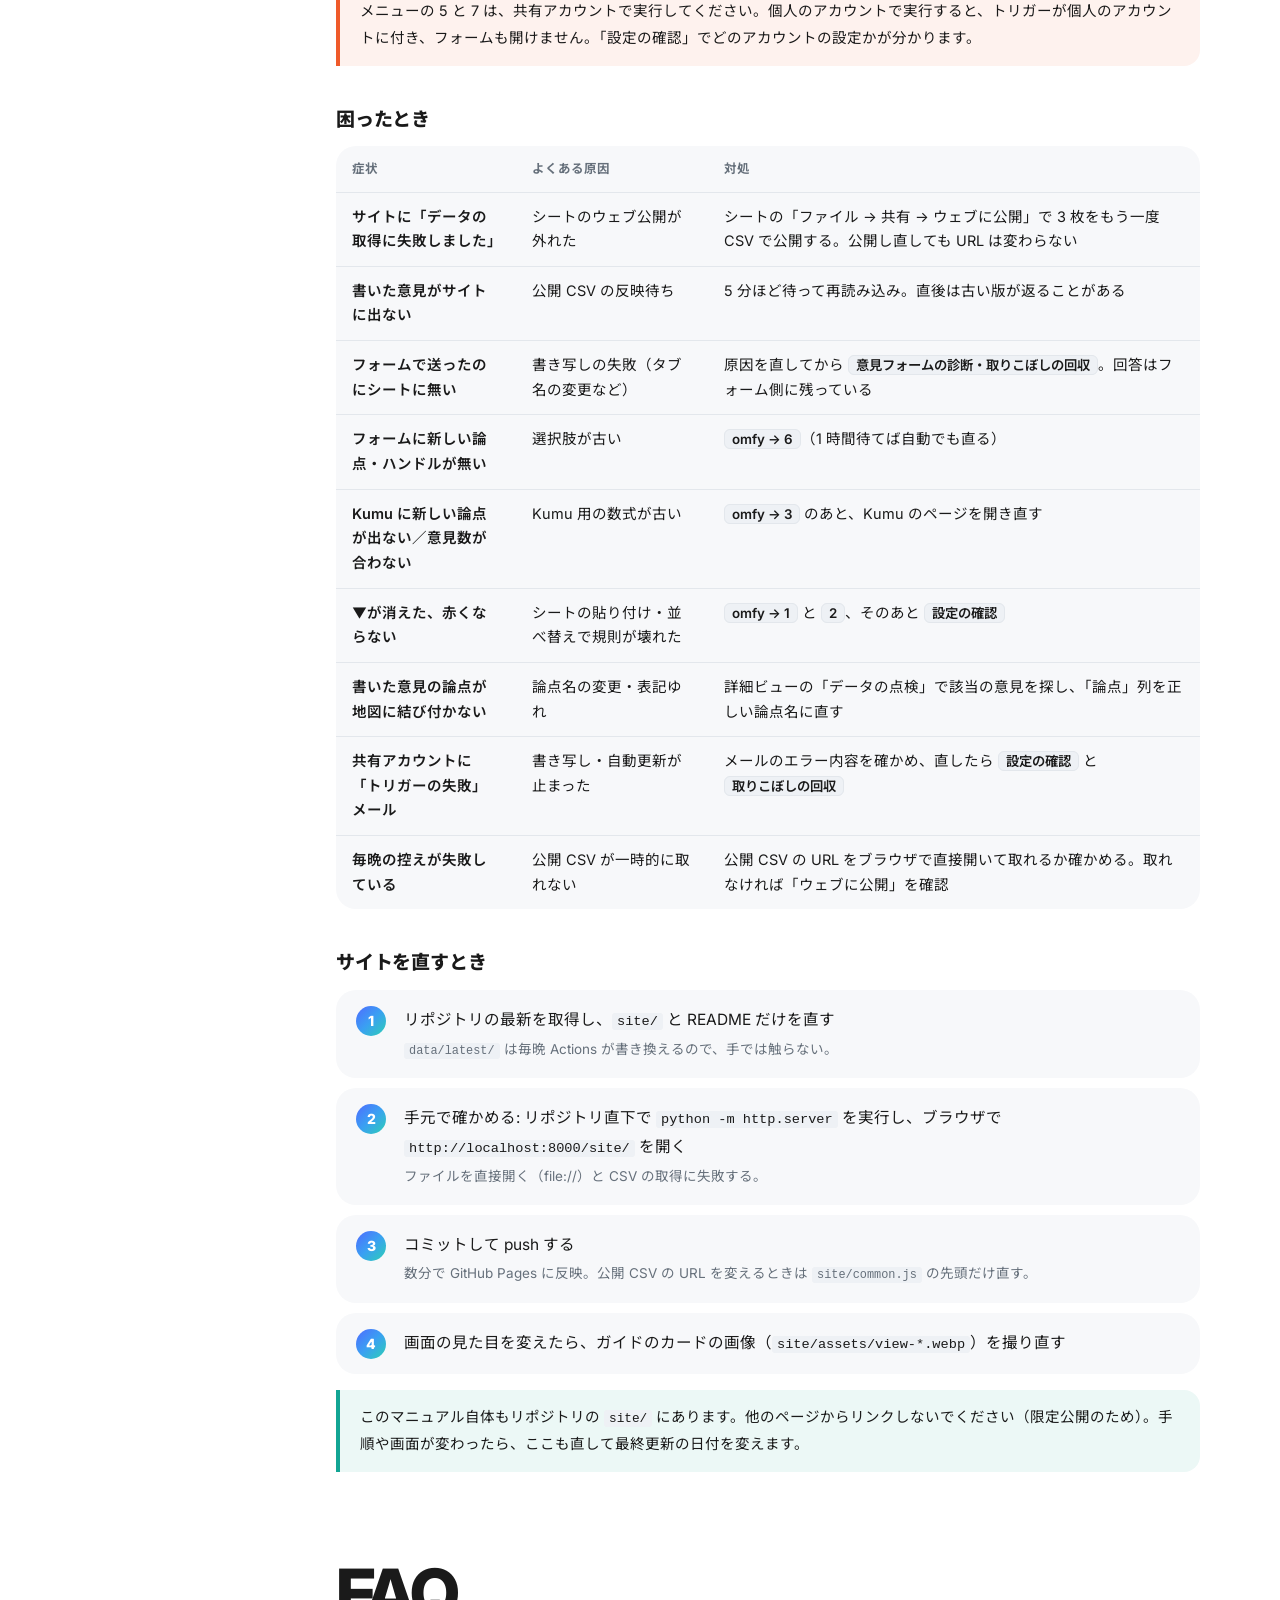
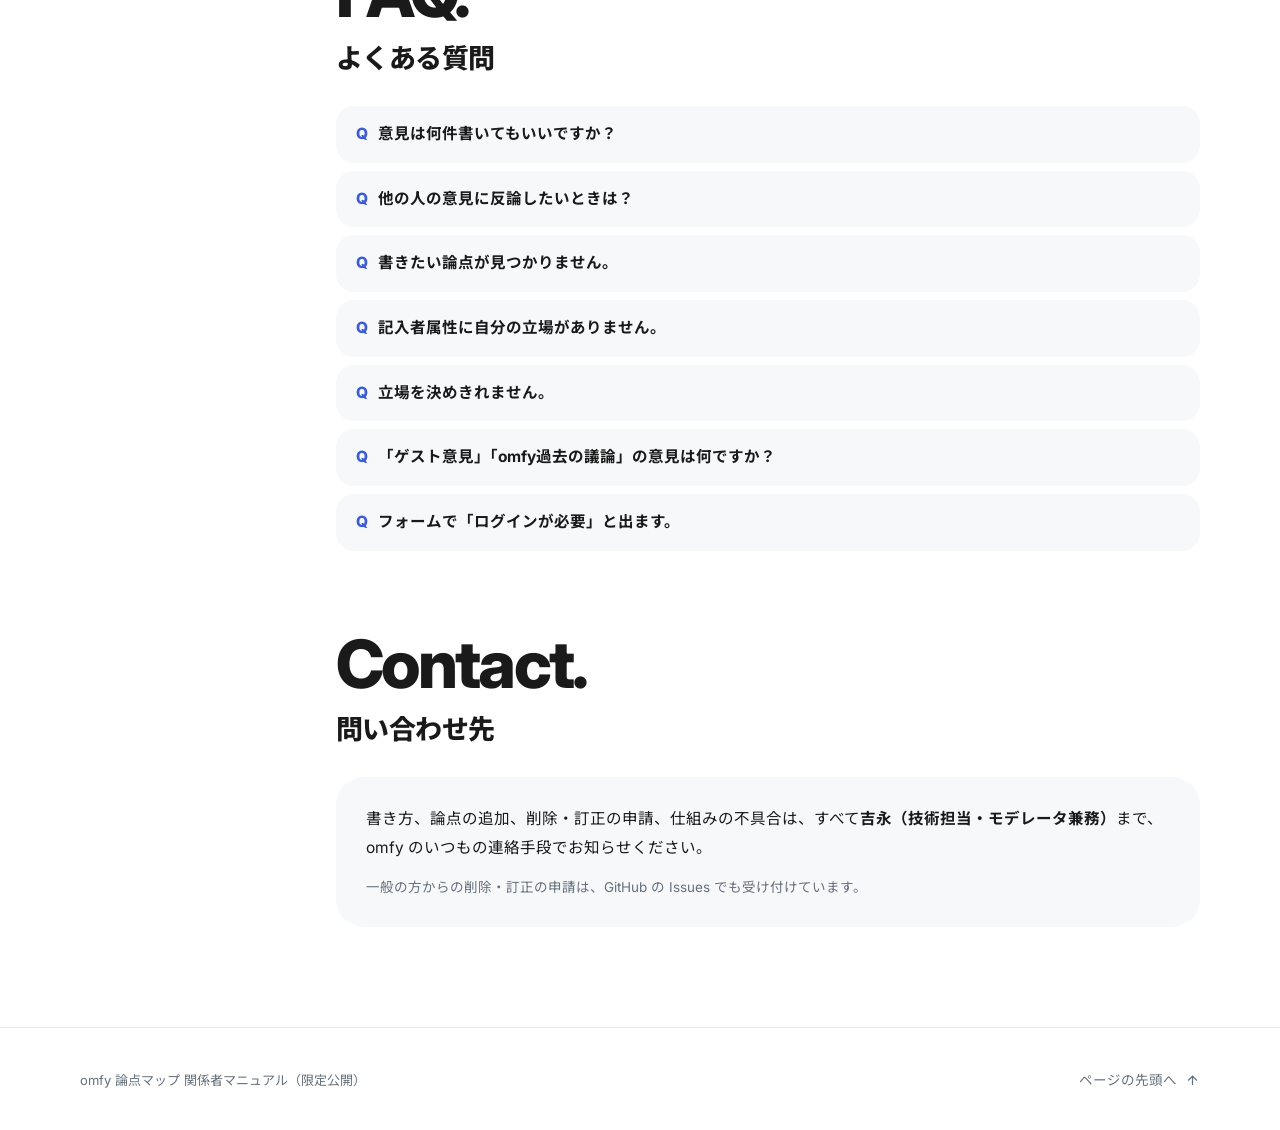
<file: site/manual-dmetc9p.html>
<!doctype html>
<html lang="ja">
<head>
<meta charset="utf-8">
<meta name="viewport" content="width=device-width, initial-scale=1">
<!-- 関係者向けマニュアル（限定公開）。他のページからはリンクしない。検索エンジンに載せず、外へのリンクで URL を漏らさない -->
<meta name="robots" content="noindex, nofollow, noarchive">
<meta name="referrer" content="no-referrer">
<title>omfy 論点マップ 関係者マニュアル</title>
<link rel="preconnect" href="https://fonts.googleapis.com">
<link rel="preconnect" href="https://fonts.gstatic.com" crossorigin>
<link rel="stylesheet" href="https://fonts.googleapis.com/css2?family=Inter:wght@400;500;600;700;800&family=Noto+Sans+JP:wght@400;500;700;800&display=swap">
<link rel="stylesheet" href="common.css">
<link rel="stylesheet" href="brand.css">
<style>
/* マニュアルだけの部品。色・ヘッダー・ボタンは brand.css */
html{scroll-behavior:smooth;scroll-padding-top:88px}
body{font-size:15.5px;line-height:1.85;overflow-x:hidden;background:var(--bg)}
.wrap{max-width:1200px;margin:0 auto;padding-inline:40px;position:relative;z-index:1}

/* 冒頭 */
.top{padding:128px 0 8px;max-width:52em}
.tag{display:inline-flex;align-items:center;gap:8px;padding:6px 14px;border-radius:999px;font-size:13px;font-weight:600;background:var(--bg2);color:var(--muted);margin:0 0 20px}
.tag i{width:8px;height:8px;border-radius:50%;background:var(--st-oppose)}
.top h1{font-size:clamp(32px,4.4vw,52px);line-height:1.25;letter-spacing:-.03em;margin:0 0 20px}
.top h1 .g{background:var(--grad);-webkit-background-clip:text;background-clip:text;-webkit-text-fill-color:transparent}
.top p{color:var(--muted);margin:0 0 10px;font-size:16px}
.meta{font-size:13px;color:var(--faint)}

.caution{margin:28px 0 0;padding:18px 22px;border-radius:20px;background:color-mix(in srgb,var(--st-oppose) 9%,var(--bg));border:1px solid color-mix(in srgb,var(--st-oppose) 30%,transparent);font-size:14.5px;max-width:52em}
.caution strong{display:block;margin:0 0 4px}
.caution p{margin:0}

/* 役割の入口 */
.roles{display:grid;grid-template-columns:repeat(auto-fit,minmax(240px,1fr));gap:16px;margin:36px 0 0}
.role{display:block;padding:24px 26px;border-radius:28px;background:var(--bg2);text-decoration:none;color:inherit;transition:transform .3s ease,box-shadow .3s ease}
.role:hover{transform:translateY(-6px);box-shadow:var(--lift)}
.role .who{font-size:12.5px;font-weight:700;letter-spacing:.04em;color:var(--muted)}
.role h3{font-size:20px;margin:4px 0 8px;letter-spacing:-.01em}
.role p{margin:0;font-size:14px;color:var(--muted)}
.role .go{display:inline-flex;align-items:center;gap:6px;margin-top:14px;font-size:14px;font-weight:700}
.role .go svg{width:15px;height:15px;transition:transform .2s ease}
.role:hover .go svg{transform:translateX(4px)}

/* 本文と目次 */
.layout{display:grid;grid-template-columns:200px minmax(0,1fr);gap:56px;margin-top:24px}
.toc{position:sticky;top:96px;align-self:start;font-size:13.5px;padding-top:72px}
.toc b{display:block;font-size:12px;color:var(--faint);letter-spacing:.06em;margin:0 0 8px}
.toc ol{list-style:none;margin:0;padding:0;display:grid;gap:2px}
.toc a{display:block;padding:5px 12px;border-radius:10px;color:var(--muted);text-decoration:none;line-height:1.5}
.toc a:hover{color:var(--ink);background:var(--bg2)}
.toc a.on{color:var(--ink);background:var(--bg2);font-weight:700}
.toc .sub a{padding-left:24px;font-size:12.5px}

section.sec{padding:72px 0 0}
.sec-head{margin:0 0 28px}
.en{display:block;font-family:"Inter",sans-serif;font-size:clamp(40px,5.2vw,68px);font-weight:800;letter-spacing:-.04em;line-height:1;margin:0 0 14px}
.sec-head h2{font-size:clamp(22px,2.4vw,27px);letter-spacing:-.02em;line-height:1.4;margin:0 0 8px}
.sec-head .lead{color:var(--muted);margin:0;max-width:44em}
h3.h{font-size:19px;letter-spacing:-.01em;margin:40px 0 12px;line-height:1.5}
h3.h:first-child{margin-top:0}
p{margin:0 0 12px}
.muted{color:var(--muted)}
.small{font-size:13.5px}
ul.ls,ol.ls{margin:0 0 12px;padding-left:1.3em}
ul.ls li,ol.ls li{margin:5px 0}
kbd,.ui{font-family:inherit;font-size:.92em;font-weight:600;background:var(--surface2);border:1px solid var(--rule);border-radius:6px;padding:1px 7px;white-space:nowrap}
code{font-size:.88em}

.panel{background:var(--bg2);border-radius:28px;padding:28px 30px}
.panel > :last-child{margin-bottom:0}
.grid2{display:grid;grid-template-columns:repeat(auto-fit,minmax(280px,1fr));gap:20px}
.box-tip{border-left:4px solid var(--st-cond);background:color-mix(in srgb,var(--st-cond) 8%,var(--bg));border-radius:0 16px 16px 0;padding:14px 20px;margin:16px 0;font-size:14.5px}
.box-warn{border-left:4px solid var(--st-oppose);background:color-mix(in srgb,var(--st-oppose) 8%,var(--bg));border-radius:0 16px 16px 0;padding:14px 20px;margin:16px 0;font-size:14.5px}
.box-tip > :last-child,.box-warn > :last-child{margin-bottom:0}

/* 仕組みの流れ */
.flow{display:grid;grid-template-columns:1fr auto 1fr auto 1fr auto 1fr;align-items:stretch;gap:10px}
.flow .st{background:var(--bg2);border-radius:22px;padding:18px 18px 16px}
.flow .st .n{font-family:"Inter",sans-serif;font-size:12px;font-weight:800;letter-spacing:.06em;color:var(--muted)}
.flow .st h4{margin:4px 0 6px;font-size:16px;font-weight:800}
.flow .st p{margin:0;font-size:13.5px;color:var(--muted);line-height:1.7}
.flow .st.hub{background:var(--accent-soft)}
.flow .ar{display:grid;place-items:center;color:var(--faint)}
.flow .ar svg{width:22px;height:22px}
.flow .ar span{display:none}
.tbl.timing{margin-top:16px}

/* 表 */
.tbl{overflow-x:auto;-webkit-overflow-scrolling:touch;border-radius:20px;background:var(--bg2);margin:0 0 12px}
table{width:100%;border-collapse:collapse;font-size:14.5px;line-height:1.7}
th,td{text-align:left;vertical-align:top;padding:12px 16px;border-bottom:1px solid var(--rule)}
th{font-size:12.5px;font-weight:700;color:var(--muted);white-space:nowrap}
tr:last-child td{border-bottom:0}
td:first-child{font-weight:600}
td.nw{white-space:nowrap}
.tbl.wide table{min-width:640px}

/* 手順 */
.steps{counter-reset:s;list-style:none;margin:0 0 12px;padding:0;display:grid;gap:10px}
.steps > li{counter-increment:s;position:relative;padding:16px 22px 16px 68px;background:var(--bg2);border-radius:20px}
.steps > li::before{content:counter(s);position:absolute;left:20px;top:16px;width:30px;height:30px;border-radius:50%;background:var(--grad);color:#fff;font-family:"Inter",sans-serif;font-weight:800;font-size:14px;display:grid;place-items:center;line-height:1}
.steps > li .muted{display:block;font-size:13.5px;margin-top:2px}

/* 選び方のチップ */
.chips{display:grid;gap:8px;margin:0 0 12px}
.chips > div{display:grid;grid-template-columns:7.5em 1fr;gap:12px;align-items:baseline;background:var(--bg2);border-radius:16px;padding:10px 16px;font-size:14.5px}
.chips b{display:inline-flex;align-items:center;gap:8px}

/* 意見の例 */
.ex{display:grid;grid-template-columns:repeat(auto-fit,minmax(280px,1fr));gap:16px}
.ex .card{border-radius:22px;padding:18px 20px;background:var(--bg2);font-size:14.5px}
.ex .card .lbl{font-size:12.5px;font-weight:800;letter-spacing:.04em;margin:0 0 6px}
.ex .ok .lbl{color:var(--st-cond)}
.ex .ng .lbl{color:var(--st-oppose)}
.ex .card p{margin:0 0 6px}
.ex .card .why{color:var(--muted);font-size:13.5px;margin:0}

/* よくある質問 */
details.qa{background:var(--bg2);border-radius:18px;padding:0 20px;margin:0 0 8px}
details.qa summary{cursor:pointer;padding:14px 0;font-weight:700;list-style:none;display:flex;gap:10px;align-items:baseline}
details.qa summary::-webkit-details-marker{display:none}
details.qa summary::before{content:"Q";font-family:"Inter",sans-serif;font-weight:800;color:var(--accent)}
details.qa[open] summary{border-bottom:1px solid var(--rule)}
details.qa .a{padding:12px 0 14px;font-size:14.5px}
details.qa .a > :last-child{margin-bottom:0}

/* フッター */
.footer{margin-top:100px;padding:40px 0;border-top:1px solid var(--rule);font-size:13px;color:var(--muted);position:relative;z-index:1}
.footer .row{display:flex;flex-wrap:wrap;justify-content:space-between;gap:12px 24px}
.footer a{color:var(--muted)}
.totop{font:inherit;font-size:13.5px;color:var(--muted);background:none;border:0;cursor:pointer;display:inline-flex;align-items:center;gap:8px;padding:0}
.totop:hover{color:var(--ink)}
.totop svg{width:15px;height:15px}

@media (max-width: 1024px){
  .layout{grid-template-columns:minmax(0,1fr);gap:0}
  .toc{display:none}
  .flow{grid-template-columns:minmax(0,1fr)}
  .flow .ar{padding:2px 0}
  .flow .ar svg{transform:rotate(90deg)}
}
@media (max-width: 768px){
  .wrap{padding-inline:16px}
  .top{padding-top:164px}
  section.sec{padding-top:56px}
  .panel{padding:22px;border-radius:22px}
  .steps > li{padding:14px 18px 14px 60px}
  .steps > li::before{left:16px;top:14px}
  .chips > div{grid-template-columns:1fr;gap:2px}
  th,td{padding:10px 12px}
}
@media (prefers-reduced-motion: reduce){
  html{scroll-behavior:auto}
  .role{transition:none}
}
@media print{
  .header,.glow,.toc,.roles,.totop{display:none!important}
  .top{padding-top:0}
  .layout{display:block}
  details.qa{break-inside:avoid}
  details.qa .a{display:block}
}
</style>
</head>
<body>
<div class="glow glow-a"></div>
<div class="glow glow-b"></div>

<header class="header">
  <div class="bar">
    <nav class="vnav" aria-label="画面の切り替え">
      <a href="index.html">はじめに</a><a href="overview.html">俯瞰ビュー</a><a href="detail.html">詳細ビュー</a><a href="#" aria-current="page">関係者マニュアル</a>
    </nav>
    <a class="logo" href="index.html"><b>omfy</b><span>論点マップ</span></a>
  </div>
</header>

<main class="wrap">
  <div class="top">
    <p class="tag"><i></i>関係者向け・限定公開</p>
    <h1>論点マップ<br><span class="g">関係者マニュアル</span></h1>
    <p>omfy の論点マップを一緒に育てる人のための手引きです。意見を書くメンバー、論点を整えるモデレータ、仕組みを回す技術担当の 3 つの役割ごとに、やることと困ったときの対処をまとめています。</p>
    <p class="meta">最終更新: 2026年11月15日 ／ 対象: シート・フォーム・サイトの 2026年11月時点の版</p>
    <div class="caution">
      <strong>このページの扱い</strong>
      <p>このページは検索エンジンに載らず、サイトの他のページからもリンクしていません。ただし URL を知っていれば誰でも開けます。URL は関係者の外に広めないでください。個人情報（実名・連絡先・アカウント）はここには書いていません。</p>
    </div>
  </div>

  <nav class="roles" aria-label="役割から探す">
    <a class="role" href="#member"><span class="who">MEMBER</span><h3>メンバー</h3><p>意見を書く人。まずはここだけ読めば大丈夫です。</p><span class="go">意見の書き方へ<svg viewBox="0 0 24 24" fill="none" stroke="currentColor" stroke-width="2" aria-hidden="true"><path d="M5 12h14M12 5l7 7-7 7"/></svg></span></a>
    <a class="role" href="#moderator"><span class="who">MODERATOR</span><h3>モデレータ</h3><p>論点を足し、意見を点検し、削除の申請に応える人。</p><span class="go">運営の手順へ<svg viewBox="0 0 24 24" fill="none" stroke="currentColor" stroke-width="2" aria-hidden="true"><path d="M5 12h14M12 5l7 7-7 7"/></svg></span></a>
    <a class="role" href="#tech"><span class="who">TECH</span><h3>技術担当</h3><p>シート・フォーム・サイト・Kumu の仕組みを保つ人。</p><span class="go">仕組みと対処へ<svg viewBox="0 0 24 24" fill="none" stroke="currentColor" stroke-width="2" aria-hidden="true"><path d="M5 12h14M12 5l7 7-7 7"/></svg></span></a>
  </nav>

  <div class="layout">
    <aside class="toc" aria-label="目次">
      <b>目次</b>
      <ol>
        <li><a href="#how">全体の仕組み</a></li>
        <li><a href="#rules">みんなのルール</a></li>
        <li><a href="#member">メンバー編</a></li>
        <li class="sub"><a href="#m-start">はじめに</a></li>
        <li class="sub"><a href="#m-form">フォームで書く</a></li>
        <li class="sub"><a href="#m-sheet">シートに直接書く</a></li>
        <li class="sub"><a href="#m-fields">各項目の選び方</a></li>
        <li class="sub"><a href="#m-fix">直す・消す</a></li>
        <li><a href="#moderator">モデレータ編</a></li>
        <li class="sub"><a href="#d-check">日々の点検</a></li>
        <li class="sub"><a href="#d-handle">ハンドルの扱い</a></li>
        <li class="sub"><a href="#d-node">論点を変える</a></li>
        <li class="sub"><a href="#d-past">会合の意見を入れる</a></li>
        <li class="sub"><a href="#d-delete">削除・訂正の申請</a></li>
        <li><a href="#tech">技術担当編</a></li>
        <li class="sub"><a href="#t-parts">構成</a></li>
        <li class="sub"><a href="#t-menu">omfy メニュー</a></li>
        <li class="sub"><a href="#t-trouble">困ったとき</a></li>
        <li class="sub"><a href="#t-site">サイトの更新</a></li>
        <li><a href="#faq">よくある質問</a></li>
        <li><a href="#contact">問い合わせ先</a></li>
      </ol>
    </aside>

    <div class="body">

  <!-- ===================================================== 全体の仕組み -->
  <section class="sec" id="how" aria-labelledby="h-how">
    <div class="sec-head">
      <span class="en" aria-hidden="true">How it works.</span>
      <h2 id="h-how">全体の仕組み</h2>
      <p class="lead">データの置き場所は Google スプレッドシート 1 つだけです。フォームもサイトも Kumu も、このシートを読み書きしています。</p>
    </div>

    <div class="flow" role="list">
      <div class="st" role="listitem"><span class="n">01 書く</span><h4>フォーム・シート</h4><p>サイトの「この論点に意見を書く」から Google フォームで。シートに直接書いてもよい</p></div>
      <div class="ar" aria-hidden="true"><svg viewBox="0 0 24 24" fill="none" stroke="currentColor" stroke-width="2"><path d="M5 12h14M12 5l7 7-7 7"/></svg></div>
      <div class="st hub" role="listitem"><span class="n">02 ためる</span><h4>スプレッドシート</h4><p>「意見」「論点」「属性マスタ」など 8 枚のシート。データの正本はここ</p></div>
      <div class="ar" aria-hidden="true"><svg viewBox="0 0 24 24" fill="none" stroke="currentColor" stroke-width="2"><path d="M5 12h14M12 5l7 7-7 7"/></svg></div>
      <div class="st" role="listitem"><span class="n">03 公開する</span><h4>公開 CSV</h4><p>3 枚のシートを自動で CSV として公開。手作業はいらない</p></div>
      <div class="ar" aria-hidden="true"><svg viewBox="0 0 24 24" fill="none" stroke="currentColor" stroke-width="2"><path d="M5 12h14M12 5l7 7-7 7"/></svg></div>
      <div class="st" role="listitem"><span class="n">04 見る</span><h4>サイト・Kumu</h4><p>俯瞰ビュー・詳細ビュー・Kumu が開くたびに読み込む。GitHub に毎晩控えを保存</p></div>
    </div>

    <div class="tbl timing">
      <table>
        <thead><tr><th>どこまで</th><th>反映にかかる時間の目安</th></tr></thead>
        <tbody>
          <tr><td>フォーム → シート</td><td>送信して数十秒以内に「意見」シートの末尾に 1 行入る</td></tr>
          <tr><td>シート → サイト・Kumu</td><td>数分（長いと 5 分ほど）。そのあとページを再読み込みすると出る</td></tr>
          <tr><td>新しい論点・ハンドル → フォームの選択肢</td><td>1 時間以内（自動更新）。急ぐときはモデレータが手動で更新</td></tr>
          <tr><td>GitHub の控え（スナップショット）</td><td>毎晩 3 時（日本時間）。変化があった日だけ記録される</td></tr>
        </tbody>
      </table>
    </div>

    <h3 class="h">よく使うリンク</h3>
    <div class="tbl">
      <table>
        <thead><tr><th>名前</th><th>用途</th></tr></thead>
        <tbody>
          <tr><td><a href="index.html">はじめに</a></td><td>一般の方向けの案内。論点マップの考え方と構造図</td></tr>
          <tr><td><a href="overview.html">俯瞰ビュー</a></td><td>全体を一枚で見る。会合での発表、A3 印刷、キーワード検索</td></tr>
          <tr><td><a href="detail.html">詳細ビュー</a></td><td>論点ごとに意見を読む。抜けの確認、データの点検（モデレータ向け）</td></tr>
          <tr><td><a href="https://note.com/apt_coyote2167" target="_blank" rel="noopener noreferrer">omfy の note</a></td><td>omfy の取り組みを一般の方向けに発信する場所。ガイドの冒頭とフッターからリンクしている。論点マップの紹介記事を公開したら、リンクを記事に差し替える</td></tr>
          <tr><td><a href="https://embed.kumu.io/60df0d9cd82ddb8ef5518e544d696fa7" target="_blank" rel="noopener noreferrer">Kumu のマップ</a></td><td>探索用のネットワーク図。論点のつながりをたどって見る</td></tr>
          <tr><td><a href="https://docs.google.com/forms/d/e/1FAIpQLSfOYr0s4RfBfvcTLm4szYQKq6bH-90AHkR0yhGDKkmlgIF8iQ/viewform" target="_blank" rel="noopener noreferrer">意見フォーム</a></td><td>意見を書く。サイトのボタンから開けば論点が入った状態で開く</td></tr>
          <tr><td>公開用スプレッドシート</td><td>「omfy 論点マップ（公開用）」。メンバーには Google ドライブで共有済み（ドライブの「共有アイテム」で探す）</td></tr>
          <tr><td><a href="https://github.com/kyosinaga628-lab/omfy-energy-map" target="_blank" rel="noopener noreferrer">GitHub リポジトリ</a></td><td>サイトのファイルと毎晩の控え。削除・訂正の申請（Issues）もここ</td></tr>
        </tbody>
      </table>
    </div>

    <h3 class="h">役割</h3>
    <div class="tbl wide">
      <table>
        <thead><tr><th>役割</th><th>やること</th><th>触れる場所</th></tr></thead>
        <tbody>
          <tr><td class="nw">メンバー</td><td>意見を書く。自分の意見を直す</td><td>意見フォーム、「意見」シート</td></tr>
          <tr><td class="nw">モデレータ</td><td>論点・ハンドル・属性の追加と変更、意見の点検、削除・訂正の申請への対応、会合の意見の取り込み</td><td>上に加えて「論点」「属性マスタ」「選択肢」「変更履歴」、会員名簿（非公開）</td></tr>
          <tr><td class="nw">技術担当</td><td>Apps Script・フォーム・公開 CSV・サイト・Kumu・GitHub の保守</td><td>すべて</td></tr>
        </tbody>
      </table>
    </div>
    <p class="small muted">2026年11月時点では、モデレータは未選任で、技術担当の吉永が兼ねています。</p>
  </section>

  <!-- ===================================================== ルール -->
  <section class="sec" id="rules" aria-labelledby="h-rules">
    <div class="sec-head">
      <span class="en" aria-hidden="true">Rules.</span>
      <h2 id="h-rules">みんなのルール</h2>
      <p class="lead">シートとサイトは一般に公開されています。書いたものは誰でも読めて、再利用もされます。</p>
    </div>
    <div class="grid2">
      <div class="panel">
        <h3 class="h">書かないこと</h3>
        <ul class="ls">
          <li>実名、連絡先、学校名、住んでいる地域など、個人が分かること（自分のことも、他人のことも）</li>
          <li>会合に出た人・講師の実名。「ゲストの講師」「参加者の一人」のように書く</li>
          <li>他の人の行の書き換え・削除</li>
          <li>特定の人や団体への攻撃。意見には意見で応える（相手の行ではなく、同じ論点に自分の意見を書く）</li>
        </ul>
      </div>
      <div class="panel">
        <h3 class="h">知っておくこと</h3>
        <ul class="ls">
          <li>書いた人の名前は出ません。当面は全員が共通のハンドル「omfyメンバー」で書くので、誰が書いたかもサイトからは分かりません</li>
          <li>いまはメンバーだけが書き込めます。のちのちは誰でも書き込めるようにする方針です。広げる前に、公開前の確認や荒らしへの対策を整えます</li>
          <li>書いたものは <a href="https://creativecommons.org/licenses/by/4.0/deed.ja" target="_blank" rel="noopener noreferrer">CC BY 4.0</a>（出典を示せば誰でも再利用できる）で公開されます</li>
          <li>意見は書いた人個人の見解で、omfy の公式見解ではありません</li>
          <li>中学生・高校生は、参加の前に保護者の同意が必要です</li>
          <li>消した意見も、GitHub の毎晩の控えに過去の版が残ります。完全に消す必要があるときは<a href="#d-delete">削除の申請</a>へ</li>
        </ul>
      </div>
    </div>
  </section>

  <!-- ===================================================== メンバー編 -->
  <section class="sec" id="member" aria-labelledby="h-member">
    <div class="sec-head">
      <span class="en" aria-hidden="true">Member.</span>
      <h2 id="h-member">メンバー編：意見を書く</h2>
      <p class="lead">意見は 1 件ずつ、論点マップの論点のどれか 1 つに付けます。書き方はフォームとシートの 2 通りで、どちらで書いても同じ「意見」シートに入ります。</p>
    </div>

    <h3 class="h" id="m-start">はじめに：ハンドルは「omfyメンバー」を選ぶ</h3>
    <p>当面は、メンバー全員が共通のハンドル <code>omfyメンバー</code> で書きます。個人のハンドルネームの登録はいりません。</p>
    <ol class="steps">
      <li>Google アカウントを用意する<span class="muted">フォームは Google アカウントでのログインが必要です。シートの共有に使ったアカウントで構いません。</span></li>
      <li>意見を書くとき、ハンドルの欄で <code>omfyメンバー</code> を選ぶ<span class="muted">フォームでもシートでも、▼の候補から選べます。</span></li>
    </ol>
    <div class="box-tip"><p>個人のハンドルを使えるようにするときは、あらためて案内します。</p></div>

    <h3 class="h" id="m-form">書き方 1：サイトからフォームで書く（おすすめ）</h3>
    <p>スマートフォンでも書けます。論点が最初から選ばれた状態でフォームが開くので、選び間違いがありません。</p>
    <ol class="steps">
      <li><a href="detail.html">詳細ビュー</a>か<a href="overview.html">俯瞰ビュー</a>で、意見を書きたい論点を選ぶ</li>
      <li>論点の欄にある <span class="ui">この論点に意見を書く</span> を押す<span class="muted">Google フォームが別のタブで開きます。初回は Google へのログインを求められます。</span></li>
      <li>ハンドル・記入者属性・立場・根拠タイプを選び、主張を書く<span class="muted">選び方は<a href="#m-fields">下の「各項目の選び方」</a>へ。</span></li>
      <li>送信する<span class="muted">数分後、サイトのページを再読み込みすると地図に出ます。</span></li>
    </ol>
    <div class="box-tip"><p>論点が決まっていなくても、<a href="https://docs.google.com/forms/d/e/1FAIpQLSfOYr0s4RfBfvcTLm4szYQKq6bH-90AHkR0yhGDKkmlgIF8iQ/viewform" target="_blank" rel="noopener noreferrer">意見フォーム</a>を直接開いて、フォームの中で論点を選べます。</p></div>

    <h3 class="h" id="m-sheet">書き方 2：スプレッドシートに直接書く</h3>
    <p>パソコンでまとめて書くときに向いています。</p>
    <ol class="steps">
      <li>共有された「omfy 論点マップ（公開用）」を開き、下のタブで「意見」シートを選ぶ</li>
      <li>いちばん下の空いている行に、1 件 1 行で書く<span class="muted">記入日は、書き始めると自動で入ります。</span></li>
      <li>ハンドル・論点・記入者属性・立場・根拠タイプは、セルの▼から選ぶ<span class="muted">一覧に無い値は入力できません。</span></li>
      <li>主張を書く。長くなったら「補足・出典」の欄へ<span class="muted">主張が 200 字を超えたり、必須の欄が空いていたりすると、セルが赤くなります。</span></li>
    </ol>
    <div class="box-warn"><p>シートのタブは「意見」以外は触らないでください（論点の追加はモデレータが行います）。主張を <code>=</code> や <code>-</code> で始めると数式として扱われることがあります。そのときは先頭に <code>'</code>（半角のアポストロフィ）を付けてください。</p></div>

    <h3 class="h" id="m-fields">各項目の選び方</h3>
    <div class="tbl wide">
      <table>
        <thead><tr><th>項目</th><th>書くこと</th><th>必須</th></tr></thead>
        <tbody>
          <tr><td class="nw">ハンドル</td><td>当面は <code>omfyメンバー</code></td><td class="nw">必須</td></tr>
          <tr><td class="nw">論点</td><td>意見を付ける論点。迷ったら、いちばん近い上の論点に付ける</td><td class="nw">必須</td></tr>
          <tr><td class="nw">記入者属性</td><td>この意見を<strong>どの立場で</strong>書いたか（下の一覧）</td><td class="nw">必須</td></tr>
          <tr><td class="nw">立場</td><td>その論点への賛否（下の 5 つ）</td><td class="nw">必須</td></tr>
          <tr><td class="nw">根拠タイプ</td><td>主張の拠りどころ（下の 3 つ）</td><td class="nw">必須</td></tr>
          <tr><td class="nw">主張</td><td>言いたいことの中心を 200 字以内で。一つの意見に一つの主張</td><td class="nw">必須</td></tr>
          <tr><td class="nw">補足・出典</td><td>理由の続き、数字の出典（URL・資料名）、条件など</td><td class="nw">任意</td></tr>
        </tbody>
      </table>
    </div>

    <div class="grid2">
      <div>
        <h3 class="h">立場（5 つ）</h3>
        <div class="chips">
          <div><b><i class="sw round" style="background:var(--st-support)"></i>賛成</b><span>その論点の方向に賛成</span></div>
          <div><b><i class="sw round" style="background:var(--st-cond)"></i>条件付き</b><span>条件がそろえば賛成。条件を主張に書く</span></div>
          <div><b><i class="sw round" style="background:var(--st-neutral)"></i>中立</b><span>どちらにも寄らない、事実や整理の提示</span></div>
          <div><b><i class="sw round" style="background:var(--st-question)"></i>問い</b><span>疑問・問いかけ。決めきれないときもこれ</span></div>
          <div><b><i class="sw round" style="background:var(--st-oppose)"></i>反対</b><span>その論点の方向に反対</span></div>
        </div>
      </div>
      <div>
        <h3 class="h">根拠タイプ（3 つ）</h3>
        <div class="chips">
          <div><b>データ</b><span>数字・統計・文献。出典を補足に</span></div>
          <div><b>経験</b><span>自分が見聞きしたこと、体験したこと</span></div>
          <div><b>価値観</b><span>大切にしたいこと、こうあってほしいこと</span></div>
        </div>
        <p class="small muted">どれが偉いということはありません。感じたことも立派な意見です。</p>
      </div>
    </div>

    <h3 class="h">記入者属性（14）</h3>
    <p>同じ人でも、家庭で電気を使う立場で書く日もあれば、学生として書く日もあります。<strong>その意見を書いたときの立場</strong>を選んでください。</p>
    <div class="tbl wide">
      <table>
        <thead><tr><th>属性</th><th>どんな立場か</th></tr></thead>
        <tbody>
          <tr><td>需要家（家庭・生活者）</td><td>家庭で電気・ガス等を使う立場。電気料金や暮らしへの影響から考える</td></tr>
          <tr><td>需要家（産業・業務）</td><td>工場・オフィス・店舗などで使う立場。コスト、立地、脱炭素の要請から考える</td></tr>
          <tr><td>生徒（中学・高校）</td><td>これからの社会を担う立場。授業や日常で感じることから考える</td></tr>
          <tr><td>学生（大学・大学院）</td><td>専門を学びつつ、就職や研究で関わる可能性のある立場</td></tr>
          <tr><td>供給主体（発電・小売）</td><td>発電・小売事業者。投資回収、規制、事業環境から考える</td></tr>
          <tr><td>供給主体（燃料・資源）</td><td>石油・ガス・ウラン等の調達や資源開発に関わる立場</td></tr>
          <tr><td>送配電・系統運用</td><td>系統の安定、接続、投資と費用負担から考える</td></tr>
          <tr><td>政策立案・行政</td><td>国・自治体の政策、規制、計画をつくる立場</td></tr>
          <tr><td>立地地域の住民・自治体</td><td>発電所や処分場の立地地域として関わる立場</td></tr>
          <tr><td>研究・教育・技術</td><td>研究者、技術者、教員。知見の提供と検証</td></tr>
          <tr><td>金融・投資</td><td>融資・投資・保険。資金調達のリスクと機会から考える</td></tr>
          <tr><td>メディア・言論</td><td>報道、発信、世論形成に関わる立場</td></tr>
          <tr><td>市民団体・NPO</td><td>環境・消費者・地域などの団体として関わる立場</td></tr>
          <tr><td>その他（自由記述）</td><td>上に当てはまらない立場。補足欄に具体的に書く</td></tr>
        </tbody>
      </table>
    </div>

    <h3 class="h">書き方の例</h3>
    <div class="ex">
      <div class="card ok">
        <p class="lbl">伝わりやすい</p>
        <p>論点「安定供給」／立場「条件付き」／根拠「データ」</p>
        <p>「再エネを増やすなら、蓄電池と送電網の増強を同じ計画で進めるべきだ。そうでなければ、晴れの日の余りと夜の不足を埋められない。」</p>
        <p class="why">条件（何がそろえば賛成か）がはっきりしている。補足に出典を書けばさらに良い。</p>
      </div>
      <div class="card ng">
        <p class="lbl">伝わりにくい</p>
        <p>論点「エネルギー」／立場「反対」</p>
        <p>「今のやり方はおかしいと思う。もっとちゃんと考えるべき。」</p>
        <p class="why">何に反対なのかが分からない。もっと具体的な論点を選び、何がおかしいのかを一つに絞って書く。</p>
      </div>
    </div>

    <h3 class="h" id="m-fix">書いた意見を直す・消す</h3>
    <ul class="ls">
      <li><strong>直す</strong>: 「意見」シートで自分の行を直接直してください。ハンドルは全員同じ「omfyメンバー」なので、記入日と主張の文面で自分の行を探します。フォームから送った意見も、シートの行を直せば反映されます。</li>
      <li><strong>消す</strong>: モデレータに連絡してください（行を消すと、他の人の行を巻き込む事故が起きやすいため）。</li>
      <li><strong>間違えて他の人の行を変えてしまった</strong>: すぐに <kbd>Ctrl</kbd>+<kbd>Z</kbd> で戻すか、モデレータに連絡してください。シートの「ファイル → 変更履歴」から元に戻せます。</li>
    </ul>
  </section>

  <!-- ===================================================== モデレータ編 -->
  <section class="sec" id="moderator" aria-labelledby="h-mod">
    <div class="sec-head">
      <span class="en" aria-hidden="true">Moderator.</span>
      <h2 id="h-mod">モデレータ編：論点を整える</h2>
      <p class="lead">モデレータは、地図の骨組み（論点）を整え、意見がルールに沿っているかを確かめます。意見の中身の良し悪しは判断しません。</p>
    </div>

    <h3 class="h" id="d-check">日々の点検（週に 1 回が目安）</h3>
    <ol class="steps">
      <li><a href="detail.html">詳細ビュー</a>の「データの点検」を開く<span class="muted">親が見つからない論点、名前が重なる論点、論点名がずれた意見などを警告します。警告が 0 件なら問題ありません。</span></li>
      <li>「意見」シートで赤いセルを探す<span class="muted">主張が 200 字超、または必須の欄（ハンドル・論点・属性・立場・根拠タイプ）が空です。書いた人に知らせるか、明らかな誤りなら直します。</span></li>
      <li>新しい意見を読み、ルール違反（実名・連絡先・攻撃など）が無いか確かめる<span class="muted">確かめた行は「モデレータ確認」列を <code>済</code> に。直してほしい行は <code>要修正</code> にして、書いた人に連絡します。</span></li>
      <li>詳細ビューの「抜けの確認」で、意見の少ない論点・立場を見る<span class="muted">会合で「この論点に、この立場の声がまだ無い」と呼びかける材料にします。</span></li>
    </ol>

    <h3 class="h" id="d-handle">ハンドルの扱い</h3>
    <p>当面は、メンバー全員が共通のハンドル <code>omfyメンバー</code> で書きます。個人のハンドルの登録は受け付けていません。</p>
    <div class="tbl wide">
      <table>
        <thead><tr><th>ハンドル</th><th>使う人</th><th>フォームで選べるか</th></tr></thead>
        <tbody>
          <tr><td><code>omfyメンバー</code></td><td>メンバー全員</td><td>選べる</td></tr>
          <tr><td><code>omfy過去の議論（-2026/10）</code></td><td>モデレータ（過去の会合の議論を起こすとき）</td><td>選べない</td></tr>
          <tr><td><code>ゲスト意見</code></td><td>モデレータ（ゲスト・講師の話を起こすとき）</td><td>選べない</td></tr>
        </tbody>
      </table>
    </div>
    <p class="small muted">全員が同じハンドルなので、シートやサイトからは誰が書いたか分かりません。直してほしい意見があるときは、メンバー全体に「○月○日の、○○という意見を書いた方へ」と呼びかけます。フォームから書いた意見は、フォームの回答の控え（共有アカウントだけが見られる）にログインしたアカウントが残ります。</p>
    <p>個人のハンドルを使えるようにするときは、会員名簿（非公開）に実名とハンドルの対応を書き、「選択肢」シートの E 列に<strong>ハンドルだけ</strong>を足して、<span class="ui">omfy → 6. 意見フォームの選択肢を更新</span> を実行します。</p>

    <h3 class="h" id="d-node">論点を足す・まとめる・分ける</h3>
    <p>「論点」シートで 1 論点 1 行です。<strong>行は消さず</strong>、要らなくなった論点は「状態」を変えます。</p>
    <div class="tbl wide">
      <table>
        <thead><tr><th>列</th><th>書き方</th></tr></thead>
        <tbody>
          <tr><td class="nw">ID</td><td>英小文字とピリオド。親の ID に続ける（例: 原子力の下なら <code>nuc.backend</code>）。一度決めたら変えない（サイトのリンクに使うため）</td></tr>
          <tr><td class="nw">論点名</td><td>20 字以内の名詞句。他の論点と同じ名前にしない（意見はこの名前で論点に結び付く）</td></tr>
          <tr><td class="nw">種別</td><td><b>目的</b>（目指す社会）／<b>テーマ</b>（エネルギーなど）／<b>評価軸</b>（S+3E、議論の視点）／<b>対象</b>（原子力などの電源・技術・個別の課題）／<b>問い</b>（さらに細かい問い）／<b>外部環境</b>（国際情勢などの前提）</td></tr>
          <tr><td class="nw">親論点</td><td>▼から既存の論点名を選ぶ。「目的」以外は必須</td></tr>
          <tr><td class="nw">安全性〜環境適合</td><td>関係する S+3E の評価軸に ○</td></tr>
          <tr><td class="nw">問い</td><td>「〜か」で終わる問いにする（例: 核融合をどう位置づけ、どこまで投資するか）</td></tr>
          <tr><td class="nw">状態</td><td><code>案</code>／<code>確定</code>（会合で合意したら）／<code>統合済</code>／<code>取り下げ</code>。統合済・取り下げの論点はフォームの選択肢とサイトのボタンから消える</td></tr>
        </tbody>
      </table>
    </div>
    <ol class="steps">
      <li>「論点」シートのいちばん下に行を足す（まとめる・分けるときは、該当する論点の状態を変える）</li>
      <li>まとめる・分けるときは、「意見」シートで付け替えが必要な意見の「論点」列を新しい論点に変える</li>
      <li>「変更履歴」シートに 1 行書く<span class="muted">日付・対象（論点名）・変更内容・理由（一行）・実施者・承認者。</span></li>
      <li>すぐ反映するなら <span class="ui">omfy → 3. Kumu 用の数式を再生成</span> を実行<span class="muted">Kumu とフォームの選択肢が一緒に更新されます。しなくても 1 時間以内に自動で反映されます。</span></li>
      <li>詳細ビューの「データの点検」で警告が出ていないか確かめる</li>
    </ol>
    <div class="box-warn"><p>論点名を変えると、その論点に付いた意見が結び付かなくなります（意見は論点名で結び付くため）。名前を変えたら、「意見」シートの「論点」列も同じ名前に置き換えてください。データの点検に「論点名が一致しない意見」として出ます。</p></div>

    <h3 class="h">記入者属性を変える</h3>
    <p>「属性マスタ」シートで行います。使わなくなった属性は行を消さず「有効」の ○ を外し、表示の順は「並び順」で変えます。変えたら <span class="ui">omfy → 6</span> でフォームに反映します。</p>

    <h3 class="h" id="d-past">会合やゲストの話を意見として入れる</h3>
    <p>会合の記録から意見を起こすときは、モデレータが「意見」シートに直接書きます（メモのままではサイトにも Kumu にも出ないため）。</p>
    <div class="tbl wide">
      <table>
        <thead><tr><th>だれの発言か</th><th>ハンドル</th><th>記入者属性・補足</th></tr></thead>
        <tbody>
          <tr><td>ゲスト・講師・外部団体</td><td><code>ゲスト意見</code></td><td>話の中身に合う属性（例: 研究・教育・技術）。補足に「2024-03-12 の会合でのゲストの情報提供より」など</td></tr>
          <tr><td>メンバー（発言者は特定しない）</td><td><code>omfy過去の議論（-2026/10）</code></td><td>「その他（自由記述）」など。補足に「○月○日の会合より」</td></tr>
        </tbody>
      </table>
    </div>
    <ul class="ls">
      <li>この 2 つのハンドルはフォームの選択肢に出ません（モデレータ専用）。</li>
      <li>言い換えて短くまとめて構いません。別の人と思われる発言は別の行にします。</li>
      <li>実名、会合の予算・運営・資金の話は入れません。</li>
      <li>記入日は、会合の日付にします（自動で入った日付を書き換える）。</li>
    </ul>

    <h3 class="h" id="d-delete">削除・訂正の申請に応える</h3>
    <p>申請は、GitHub の <a href="https://github.com/kyosinaga628-lab/omfy-energy-map/issues" target="_blank" rel="noopener noreferrer">Issues</a> か、メンバー経由で届きます。<strong>本人（未成年は保護者も）からの申請には、すぐに対応します。</strong></p>
    <ol class="steps">
      <li>申請の対象の行を特定する（記入日・ハンドル・主張の書き出しで探す）</li>
      <li>訂正なら行を直す。削除なら行を削除する（行ごと削除し、空の行を残さない）</li>
      <li>「変更履歴」シートに 1 行残す（個人が分かることは書かない）</li>
      <li>数分後にサイトから消えたことを確かめ、申請した人に知らせる</li>
      <li>個人情報が含まれていた場合は、技術担当に GitHub の控え（過去の版）の削除を頼む</li>
    </ol>
  </section>

  <!-- ===================================================== 技術担当編 -->
  <section class="sec" id="tech" aria-labelledby="h-tech">
    <div class="sec-head">
      <span class="en" aria-hidden="true">Tech.</span>
      <h2 id="h-tech">技術担当編：仕組みを保つ</h2>
      <p class="lead">ふだんは自動で回ります。手を入れるのは、論点やハンドルを足したあとの反映、何かが止まったとき、サイトを直すときです。</p>
    </div>

    <h3 class="h" id="t-parts">構成</h3>
    <div class="tbl wide">
      <table>
        <thead><tr><th>部品</th><th>置き場所・持ち主</th><th>メモ</th></tr></thead>
        <tbody>
          <tr><td>公開用スプレッドシート</td><td>omfy の共有 Google アカウント</td><td>8 枚: 使い方／意見／論点／属性マスタ／選択肢／変更履歴／Elements／Connections</td></tr>
          <tr><td>会員名簿（非公開）</td><td>同上。モデレータと技術担当だけに共有</td><td>実名とハンドルの対応、未成年の同意記録。公開用シートとはつながない</td></tr>
          <tr><td>Apps Script（omfy_setup.gs）</td><td>公開用シートの「拡張機能 → Apps Script」</td><td>v1.7（2026-11-15）。入力規則、条件付き書式、Kumu 用数式、フォーム、自動更新</td></tr>
          <tr><td>意見フォーム</td><td>共有アカウントのドライブ</td><td>回答は送信時のトリガーで「意見」シートに書き写す。回答の控えはフォームの「回答」タブにだけ残る</td></tr>
          <tr><td>公開 CSV</td><td>シートの「ファイル → 共有 → ウェブに公開」</td><td>論点・意見・属性マスタの 3 枚。URL はサイトの <code>site/common.js</code> の先頭 1 か所</td></tr>
          <tr><td>サイト</td><td>GitHub Pages（リポジトリ omfy-energy-map）</td><td>はじめに／俯瞰／詳細／このマニュアル。開くたびに公開 CSV を読む</td></tr>
          <tr><td>毎晩の控え</td><td>GitHub Actions（nightly-snapshot）</td><td>毎晩 3 時に <code>data/latest/</code> へ 3 つの CSV を保存。差分は履歴で見られる</td></tr>
          <tr><td>Kumu</td><td>共有アカウントの公開プロジェクト</td><td>Elements / Connections シートを読む。ページを開き直すと最新になる</td></tr>
        </tbody>
      </table>
    </div>

    <h3 class="h" id="t-menu">omfy メニュー（シートのメニューバー）</h3>
    <div class="tbl wide">
      <table>
        <thead><tr><th>メニュー</th><th>使うとき</th></tr></thead>
        <tbody>
          <tr><td>1. 入力規則（プルダウン）を設定</td><td>▼が消えた、選べない値が入るようになったとき</td></tr>
          <tr><td>2. 条件付き書式を設定</td><td>赤く出るはずのセルが赤くならないとき</td></tr>
          <tr><td>3. Kumu 用の数式を再生成</td><td>論点の行を足した・消したあと。フォームの選択肢も一緒に更新する</td></tr>
          <tr><td>4. シートの保護を設定</td><td>モデレータが変わったとき（スクリプト先頭の MODERATOR_EMAILS を直してから）</td></tr>
          <tr><td>5. 意見フォームを作成</td><td>初回だけ。作り直すと古いフォームは受け付けを止め、URL が変わる（<code>common.js</code> の FORM を貼り直して push が必要）</td></tr>
          <tr><td>6. 意見フォームの選択肢を更新</td><td>論点・ハンドル・属性を足したあと、すぐ反映したいとき</td></tr>
          <tr><td>意見フォームのリンク情報を表示</td><td>フォームの URL と論点の項目番号をもう一度見たいとき</td></tr>
          <tr><td>意見フォームの診断・取りこぼしの回収</td><td>フォームで送ったのにシートに入っていないとき。シートに無い回答を一覧にし、まとめて書き写す</td></tr>
          <tr><td>7. 自動更新（1 時間ごと）を設定／停止</td><td>共有アカウントで 1 回だけ実行してある。<strong>もう一度押すと止まる</strong>ので、ふだんは押さない</td></tr>
          <tr><td>設定の確認</td><td>迷ったらまずこれ。足りない設定があれば、実行すべきメニューの番号を出す</td></tr>
        </tbody>
      </table>
    </div>
    <div class="box-warn"><p>メニューの 5 と 7 は、共有アカウントで実行してください。個人のアカウントで実行すると、トリガーが個人のアカウントに付き、フォームも開けません。「設定の確認」でどのアカウントの設定かが分かります。</p></div>

    <h3 class="h" id="t-trouble">困ったとき</h3>
    <div class="tbl wide">
      <table>
        <thead><tr><th>症状</th><th>よくある原因</th><th>対処</th></tr></thead>
        <tbody>
          <tr><td>サイトに「データの取得に失敗しました」</td><td>シートのウェブ公開が外れた</td><td>シートの「ファイル → 共有 → ウェブに公開」で 3 枚をもう一度 CSV で公開する。公開し直しても URL は変わらない</td></tr>
          <tr><td>書いた意見がサイトに出ない</td><td>公開 CSV の反映待ち</td><td>5 分ほど待って再読み込み。直後は古い版が返ることがある</td></tr>
          <tr><td>フォームで送ったのにシートに無い</td><td>書き写しの失敗（タブ名の変更など）</td><td>原因を直してから <span class="ui">意見フォームの診断・取りこぼしの回収</span>。回答はフォーム側に残っている</td></tr>
          <tr><td>フォームに新しい論点・ハンドルが無い</td><td>選択肢が古い</td><td><span class="ui">omfy → 6</span>（1 時間待てば自動でも直る）</td></tr>
          <tr><td>Kumu に新しい論点が出ない／意見数が合わない</td><td>Kumu 用の数式が古い</td><td><span class="ui">omfy → 3</span> のあと、Kumu のページを開き直す</td></tr>
          <tr><td>▼が消えた、赤くならない</td><td>シートの貼り付け・並べ替えで規則が壊れた</td><td><span class="ui">omfy → 1</span> と <span class="ui">2</span>、そのあと <span class="ui">設定の確認</span></td></tr>
          <tr><td>書いた意見の論点が地図に結び付かない</td><td>論点名の変更・表記ゆれ</td><td>詳細ビューの「データの点検」で該当の意見を探し、「論点」列を正しい論点名に直す</td></tr>
          <tr><td>共有アカウントに「トリガーの失敗」メール</td><td>書き写し・自動更新が止まった</td><td>メールのエラー内容を確かめ、直したら <span class="ui">設定の確認</span> と <span class="ui">取りこぼしの回収</span></td></tr>
          <tr><td>毎晩の控えが失敗している</td><td>公開 CSV が一時的に取れない</td><td>公開 CSV の URL をブラウザで直接開いて取れるか確かめる。取れなければ「ウェブに公開」を確認</td></tr>
        </tbody>
      </table>
    </div>

    <h3 class="h" id="t-site">サイトを直すとき</h3>
    <ol class="steps">
      <li>リポジトリの最新を取得し、<code>site/</code> と README だけを直す<span class="muted"><code>data/latest/</code> は毎晩 Actions が書き換えるので、手では触らない。</span></li>
      <li>手元で確かめる: リポジトリ直下で <code>python -m http.server</code> を実行し、ブラウザで <code>http://localhost:8000/site/</code> を開く<span class="muted">ファイルを直接開く（file://）と CSV の取得に失敗する。</span></li>
      <li>コミットして push する<span class="muted">数分で GitHub Pages に反映。公開 CSV の URL を変えるときは <code>site/common.js</code> の先頭だけ直す。</span></li>
      <li>画面の見た目を変えたら、ガイドのカードの画像（<code>site/assets/view-*.webp</code>）を撮り直す</li>
    </ol>
    <div class="box-tip"><p>このマニュアル自体もリポジトリの <code>site/</code> にあります。他のページからリンクしないでください（限定公開のため）。手順や画面が変わったら、ここも直して最終更新の日付を変えます。</p></div>
  </section>

  <!-- ===================================================== FAQ -->
  <section class="sec" id="faq" aria-labelledby="h-faq">
    <div class="sec-head">
      <span class="en" aria-hidden="true">FAQ.</span>
      <h2 id="h-faq">よくある質問</h2>
    </div>
    <details class="qa"><summary>意見は何件書いてもいいですか？</summary><div class="a"><p>何件でも構いません。1 件に 1 つの主張にして、言いたいことが複数あれば分けて書いてください。同じ論点に、違う属性の立場から書くのも歓迎です。</p></div></details>
    <details class="qa"><summary>他の人の意見に反論したいときは？</summary><div class="a"><p>相手の行には書き込まず、同じ論点に自分の意見を 1 件書いてください。補足に「○○さんの意見（記入日）への応答」と書くと、読む人がつながりを追えます。</p></div></details>
    <details class="qa"><summary>書きたい論点が見つかりません。</summary><div class="a"><p>いちばん近い上の論点に書き、補足に「新しい論点の提案: ○○」と書いてください。または、モデレータに論点の追加を頼んでください。俯瞰ビューのキーワード検索も使えます。</p></div></details>
    <details class="qa"><summary>記入者属性に自分の立場がありません。</summary><div class="a"><p>「その他（自由記述）」を選び、補足に具体的な立場を書いてください。同じ声が増えたら、モデレータが属性を足すことを検討します。</p></div></details>
    <details class="qa"><summary>立場を決めきれません。</summary><div class="a"><p>「条件付き」か「問い」を選んでください。条件付きなら「何がそろえば賛成か」を、問いなら「何が分からないのか」を主張に書きます。</p></div></details>
    <details class="qa"><summary>「ゲスト意見」「omfy過去の議論」の意見は何ですか？</summary><div class="a"><p>「ゲスト意見」は会合のゲスト・講師の話を、「omfy過去の議論」は過去の会合での議論を、モデレータが意見として起こしたものです。</p></div></details>
    <details class="qa"><summary>フォームで「ログインが必要」と出ます。</summary><div class="a"><p>意見フォームは、なりすましを防ぐために Google アカウントでのログインが必要です。シートの共有を受けたアカウントでログインしてください。アカウントが無い場合は技術担当に相談してください。</p></div></details>
  </section>

  <!-- ===================================================== 問い合わせ -->
  <section class="sec" id="contact" aria-labelledby="h-contact">
    <div class="sec-head">
      <span class="en" aria-hidden="true">Contact.</span>
      <h2 id="h-contact">問い合わせ先</h2>
    </div>
    <div class="panel">
      <p>書き方、論点の追加、削除・訂正の申請、仕組みの不具合は、すべて<strong>吉永（技術担当・モデレータ兼務）</strong>まで、omfy のいつもの連絡手段でお知らせください。</p>
      <p class="small muted">一般の方からの削除・訂正の申請は、GitHub の Issues でも受け付けています。</p>
    </div>
  </section>

    </div>
  </div>
</main>

<footer class="footer">
  <div class="wrap row">
    <span>omfy 論点マップ 関係者マニュアル（限定公開）</span>
    <button class="totop" type="button" id="toTop">ページの先頭へ<svg viewBox="0 0 24 24" fill="none" stroke="currentColor" stroke-width="2" aria-hidden="true"><path d="M12 19V5M5 12l7-7 7 7"/></svg></button>
  </div>
</footer>

<script>
(function(){
  var calm = matchMedia('(prefers-reduced-motion: reduce)').matches;
  var header = document.querySelector('.header');
  addEventListener('scroll', function(){ header.classList.toggle('scrolled', scrollY > 40); }, {passive:true});
  document.getElementById('toTop').addEventListener('click', function(){ scrollTo({top:0, behavior: calm ? 'auto' : 'smooth'}); });
  document.querySelector('.vnav a[aria-current]').addEventListener('click', function(e){ e.preventDefault(); scrollTo({top:0, behavior: calm ? 'auto' : 'smooth'}); });

  // 印刷のときは「よくある質問」を全部開く
  addEventListener('beforeprint', function(){ document.querySelectorAll('details.qa').forEach(function(d){ d.open = true; }); });

  // 目次: いま読んでいる節を強調する
  var links = {}, ids = [];
  document.querySelectorAll('.toc a').forEach(function(a){ var id = a.getAttribute('href').slice(1); links[id] = a; ids.push(id); });
  var targets = ids.map(function(id){ return document.getElementById(id); }).filter(Boolean);
  function mark(){
    var y = scrollY + 120, cur = targets[0];
    targets.forEach(function(el){ if (el.getBoundingClientRect().top + scrollY <= y) cur = el; });
    ids.forEach(function(id){ links[id].classList.toggle('on', cur && cur.id === id); });
  }
  addEventListener('scroll', mark, {passive:true});
  mark();
})();
</script>
</body>
</html>
</file>
<file: site/common.css>
/* omfy 論点マップ 共通スタイル（ガイド index.html、俯瞰ビュー overview.html、詳細ビュー detail.html で共有） */
:root{
  color-scheme: light dark;
  --bg:#F2F4F6; --surface:#FFFFFF; --surface2:#E9EDF0; --ink:#1C2730; --muted:#5B6B76; --rule:#D3DBE1; --rule2:#BCC6CE;
  --accent:#2B4C7E; --accent-soft:#DCE5F2;
  /* 意見の立場と論点の種別の色（3 画面共通。2026-10 に enepen. 系の明るい色へ） */
  --st-support:#2F7BEA; --st-cond:#12A594; --st-neutral:#8F9BA8; --st-question:#8B5CF6; --st-oppose:#EF5A2A;
  --k-objective:#1A1A1A; --k-theme:#4F6BFF; --k-criterion:#2FB46A; --k-object:#FF6B9D; --k-issue:#AAB4BF; --k-context:#F5A524;
  --warn:#D2622A; --ok:#2E9E8F;
  --shadow:0 1px 2px rgba(28,39,48,.06), 0 8px 24px rgba(28,39,48,.08);
}
@media (prefers-color-scheme: dark){
  :root:not([data-theme="light"]){
    --bg:#141A1F; --surface:#1C232A; --surface2:#232C34; --ink:#E4E9EE; --muted:#98A5B1; --rule:#2F3A44; --rule2:#3D4A56;
    --accent:#8FB0E0; --accent-soft:#24344A;
    --st-support:#6FA8FF; --st-cond:#3FD0BD; --st-neutral:#A7B3C2; --st-question:#B79CFF; --st-oppose:#FF8A5C;
    --k-objective:#EEF1F5; --k-theme:#8EA6FF; --k-criterion:#5FD38F; --k-object:#FF8DB5; --k-issue:#5A6672; --k-context:#FFC266;
    --shadow:0 1px 2px rgba(0,0,0,.4), 0 8px 24px rgba(0,0,0,.35);
  }
}
:root[data-theme="dark"]{
  --bg:#141A1F; --surface:#1C232A; --surface2:#232C34; --ink:#E4E9EE; --muted:#98A5B1; --rule:#2F3A44; --rule2:#3D4A56;
  --accent:#8FB0E0; --accent-soft:#24344A;
  --st-support:#6FA8FF; --st-cond:#3FD0BD; --st-neutral:#A7B3C2; --st-question:#B79CFF; --st-oppose:#FF8A5C;
  --k-objective:#EEF1F5; --k-theme:#8EA6FF; --k-criterion:#5FD38F; --k-object:#FF8DB5; --k-issue:#5A6672; --k-context:#FFC266;
  --shadow:0 1px 2px rgba(0,0,0,.4), 0 8px 24px rgba(0,0,0,.35);
}

*{box-sizing:border-box}
[hidden]{display:none!important}
html,body{margin:0;background:var(--bg);color:var(--ink)}
body{font-family:"Zen Kaku Gothic New","Hiragino Sans","Yu Gothic",Meiryo,sans-serif;font-size:15px;line-height:1.7}
h1,h2,h3{font-family:"Shippori Mincho","Hiragino Mincho ProN","Yu Mincho",serif;font-weight:700;margin:0;text-wrap:balance}
code{font-family:"IBM Plex Mono",ui-monospace,Consolas,monospace;font-size:.9em;background:var(--surface2);padding:1px 5px;border-radius:3px}
a{color:var(--accent)}
:focus-visible{outline:2px solid var(--accent);outline-offset:2px}

/* 画面切り替え（詳細ビュー / 俯瞰ビュー） */
.nav{display:inline-flex;border:1px solid var(--rule2);border-radius:999px;overflow:hidden;flex:none}
.nav a{padding:4px 13px;font-size:12.5px;text-decoration:none;color:var(--ink);background:var(--surface);white-space:nowrap}
.nav a:hover{background:var(--surface2)}
.nav a[aria-current="page"]{background:var(--ink);color:var(--bg)}

/* ボタン */
.btn{font:inherit;font-size:12.5px;line-height:1.5;padding:4px 11px;border-radius:999px;border:1px solid var(--rule2);background:var(--surface);color:var(--ink);cursor:pointer;white-space:nowrap}
.btn:hover{border-color:var(--accent)}
.btn[aria-pressed="true"]{background:var(--ink);color:var(--bg);border-color:var(--ink)}
.btn.primary{background:var(--accent);border-color:var(--accent);color:var(--surface);font-weight:700;text-decoration:none;display:inline-block}
.btn.primary:hover{filter:brightness(1.1)}
.seg{display:inline-flex;border:1px solid var(--rule2);border-radius:999px;overflow:hidden}
.seg .btn{border:0;border-radius:0}

/* 凡例 */
.legend-k{display:inline-flex;align-items:center;gap:5px;white-space:nowrap}
.sw{width:11px;height:11px;border-radius:3px;display:inline-block;flex:none}
.sw.round{border-radius:50%;width:9px;height:9px}

/* チップ */
.chip{display:inline-flex;align-items:center;gap:6px;font-size:12px;padding:2px 9px;border-radius:999px;border:1px solid var(--rule2);background:var(--surface);color:var(--ink);line-height:1.5}
.chip .dot{width:8px;height:8px;border-radius:50%;background:var(--muted);flex:none}
button.chip{font:inherit;font-size:12px;cursor:pointer}
button.chip:hover{border-color:var(--accent)}

/* 意見リスト（両画面の論点パネルで共通） */
.gbar{display:flex;flex-wrap:wrap;gap:6px;align-items:center;margin:0 0 10px;font-size:12.5px;color:var(--muted)}
.grp{background:var(--surface2);border:1px solid var(--rule);border-radius:6px;overflow:hidden;margin-bottom:10px}
.grp-h{padding:6px 10px;font-size:12.5px;font-weight:700;border-bottom:1px solid var(--rule);display:flex;justify-content:space-between;gap:8px}
.grp-h .n{font-weight:400;color:var(--muted);white-space:nowrap}
.op{padding:9px 10px;border-bottom:1px solid var(--rule);font-size:13px;background:var(--surface)}
.op:last-child{border-bottom:0}
.op .claim{font-weight:500}
.op .meta2{display:flex;flex-wrap:wrap;gap:4px 8px;font-size:11px;color:var(--muted);margin-top:4px;align-items:center}
.op .meta2 .st{padding:0 7px;border-radius:3px;font-weight:700}
.op .meta2 .au{margin-left:auto}
.op .note{font-size:12px;color:var(--muted);margin-top:4px}
.op.example .claim::after{content:" (サンプル)";font-weight:400;color:var(--muted);font-size:11px}
.empty{padding:14px 10px;font-size:12.5px;color:var(--muted)}
.write{display:flex;flex-wrap:wrap;align-items:center;gap:6px 10px;margin:0 0 12px;font-size:11.5px;color:var(--muted);line-height:1.5}
.write .btn{font-size:13px;padding:5px 14px}

/* SVG の共通 */
svg text{font-family:"Zen Kaku Gothic New","Hiragino Sans","Yu Gothic",sans-serif;fill:var(--ink)}
svg .edge{fill:none;stroke:var(--rule2);stroke-width:1.2}
svg .node{cursor:pointer}
svg .node:focus{outline:none}
svg .node:focus-visible circle.core{stroke:var(--accent);stroke-width:3}
svg .node circle.core{stroke:var(--surface);stroke-width:1.5}
svg .node.selected circle.core{stroke:var(--ink);stroke-width:2.5}
svg .lbl{font-size:11px}
svg .lbl.big{font-size:12.5px;font-weight:700}
svg .halo{stroke:var(--bg);stroke-width:3.5;paint-order:stroke;stroke-linejoin:round}
svg .badge{stroke:var(--surface);stroke-width:1}

/* 読み込み中・エラー */
.state{padding:40px 16px;text-align:center;color:var(--muted)}
.state.err{color:var(--warn)}
</file>
<file: site/brand.css>
/* omfy 論点マップ 新しい見た目（enepen. のサイトに寄せたもの）。common.css の後に読み込む。
   使っている画面: はじめに index.html、詳細ビュー detail.html */
:root{
  --bg:#FFFFFF; --bg2:#F7F8FA; --ink:#1A1A1A; --muted:#66707B; --faint:#949EA9;
  --surface:#FFFFFF; --surface2:#EEF1F5; --rule:#E3E7EC; --rule2:#CDD4DC;
  --accent:#3B5BDB; --accent-soft:#E4EAFF;
  --grad:linear-gradient(135deg,#4F6BFF 0%,#3AA0F2 50%,#2CCFB5 100%);
  --glow-a:rgba(100,150,255,.16); --glow-b:rgba(60,210,190,.12); --glow-c:rgba(120,170,255,.10);
  --head-bg:rgba(255,255,255,.8); --lift:0 30px 80px rgba(0,0,0,.10);
  --soft:0 1px 2px rgba(0,0,0,.04), 0 12px 40px rgba(0,0,0,.06);
  --pill-bg:#1A1A1A; --pill-ink:#FFFFFF;
}
@media (prefers-color-scheme: dark){
  :root:not([data-theme="light"]){
    --bg:#0E1116; --bg2:#161B22; --ink:#EEF1F5; --muted:#9AA5B1; --faint:#6E7884;
    --surface:#161B22; --surface2:#1F2630; --rule:#262E39; --rule2:#36404C;
    --accent:#8EA6FF; --accent-soft:#222C4A;
    --glow-a:rgba(80,120,255,.20); --glow-b:rgba(40,190,170,.14); --glow-c:rgba(90,140,255,.12);
    --head-bg:rgba(14,17,22,.75); --lift:0 30px 80px rgba(0,0,0,.5);
    --soft:0 1px 2px rgba(0,0,0,.4), 0 12px 40px rgba(0,0,0,.35);
    --pill-bg:#EEF1F5; --pill-ink:#0E1116;
  }
}
:root[data-theme="dark"]{
  --bg:#0E1116; --bg2:#161B22; --ink:#EEF1F5; --muted:#9AA5B1; --faint:#6E7884;
  --surface:#161B22; --surface2:#1F2630; --rule:#262E39; --rule2:#36404C;
  --accent:#8EA6FF; --accent-soft:#222C4A;
  --glow-a:rgba(80,120,255,.20); --glow-b:rgba(40,190,170,.14); --glow-c:rgba(90,140,255,.12);
  --head-bg:rgba(14,17,22,.75); --lift:0 30px 80px rgba(0,0,0,.5);
  --soft:0 1px 2px rgba(0,0,0,.4), 0 12px 40px rgba(0,0,0,.35);
  --pill-bg:#EEF1F5; --pill-ink:#0E1116;
}

body{font-family:"Inter","Noto Sans JP","Hiragino Sans","Yu Gothic",Meiryo,sans-serif;position:relative}
h1,h2,h3{font-family:inherit;font-weight:800;word-break:auto-phrase}
svg text{font-family:"Noto Sans JP","Hiragino Sans","Yu Gothic",sans-serif}
a{transition:color .2s ease}

/* 背景の光 */
.glow{position:fixed;width:600px;height:600px;border-radius:50%;pointer-events:none;z-index:0;filter:blur(120px);transition:transform .4s ease-out}
.glow-a{top:-200px;left:-200px;background:var(--glow-a)}
.glow-b{top:100px;right:-300px;background:var(--glow-b)}
.glow-c{bottom:200px;left:-200px;background:var(--glow-c)}

/* ヘッダー（左に画面の切り替え、右にロゴ） */
.header{position:fixed;inset:0 0 auto;z-index:1000;background:var(--head-bg);backdrop-filter:blur(20px);-webkit-backdrop-filter:blur(20px);transition:box-shadow .3s ease}
.header.scrolled{box-shadow:0 2px 20px rgba(0,0,0,.05)}
.header .bar{max-width:1200px;margin:0 auto;padding:18px 40px;display:flex;justify-content:space-between;align-items:center;gap:16px}
.vnav{display:flex;gap:4px;flex-wrap:wrap}
.vnav a{padding:7px 16px;border-radius:999px;font-size:14px;font-weight:500;color:var(--muted);text-decoration:none;white-space:nowrap}
.vnav a:hover{color:var(--ink)}
.vnav a[aria-current="page"]{background:var(--pill-bg);color:var(--pill-ink)}
.logo{display:flex;align-items:baseline;gap:8px;text-decoration:none;white-space:nowrap;margin:0;font-size:inherit}
.logo b{font-size:24px;font-weight:800;letter-spacing:-.5px;background:var(--grad);-webkit-background-clip:text;background-clip:text;-webkit-text-fill-color:transparent}
.logo span{font-size:13px;font-weight:700;color:var(--ink)}

/* 大きなピル型ボタン */
.pill{display:inline-flex;align-items:center;gap:12px;padding:15px 28px;border-radius:999px;font-size:15px;font-weight:700;text-decoration:none;transition:transform .3s ease,box-shadow .3s ease,background .2s ease,color .2s ease;border:2px solid var(--pill-bg)}
.pill.dark{background:var(--pill-bg);color:var(--pill-ink)}
.pill.line{background:transparent;color:var(--ink)}
.pill:hover{transform:scale(1.04);box-shadow:0 20px 40px rgba(0,0,0,.15)}
.pill.line:hover{background:var(--pill-bg);color:var(--pill-ink)}
.pill svg{width:18px;height:18px;flex:none;transition:transform .2s ease}
.pill:hover svg{transform:translateX(4px)}

/* common.css の小さな部品をこの見た目に合わせる */
.btn{border-color:var(--rule2);transition:border-color .2s ease,background .2s ease}
.btn:hover{border-color:var(--ink)}
.btn.primary{background:var(--pill-bg);border-color:var(--pill-bg);color:var(--pill-ink);padding:9px 20px;font-size:13.5px}
.btn.primary:hover{filter:none;background:var(--grad);border-color:transparent;color:#fff}
.seg{border-color:var(--rule2)}
.chip{border-color:transparent;background:var(--bg2)}
.grp{background:var(--bg2);border:0;border-radius:16px}
.grp-h{border-bottom-color:var(--rule)}
.op{background:var(--bg);border-bottom-color:var(--rule)}

@media (max-width: 768px){
  .header .bar{padding:12px 16px;flex-wrap:wrap-reverse;gap:8px}
  .vnav a{padding:6px 12px;font-size:13px}
  .pill{padding:13px 22px}
}
@media (prefers-reduced-motion: reduce){
  .pill,.glow{transition:none}
}
</file>
<file: site/alt.css>
/* omfy 論点マップ 別案（試作）の共通スタイル。common.css → brand.css の後に読み込む */
:root{
  /* 3 つの軸の色（評価軸 = 緑系、技術 = 桃系、主体 = 橙系。common.css の種別の色に合わせた） */
  --f-axis:var(--k-criterion); --f-tech:var(--k-object); --f-actor:var(--k-context); --f-kw:var(--k-theme);
}
body{font-size:15px;line-height:1.7;padding:0 0 40px;overflow-x:hidden}
.wrap{max-width:1200px;margin:0 auto;padding:96px 40px 0;position:relative;z-index:1}
.pagehead{display:flex;flex-wrap:wrap;align-items:flex-end;justify-content:space-between;gap:10px 24px;margin:16px 0 18px}
.pagehead h1{font-size:clamp(26px,3.4vw,38px);letter-spacing:-.03em;line-height:1.2;margin:0}
.pagehead .sub{display:block;font-size:14px;font-weight:500;letter-spacing:0;color:var(--muted);margin-top:6px}
.meta{font-size:12.5px;color:var(--muted)}
.proto{display:inline-block;font-size:11px;font-weight:700;letter-spacing:.04em;padding:2px 9px;border-radius:999px;background:var(--accent-soft);color:var(--accent);vertical-align:middle;margin-left:8px}
.lead{font-size:14px;color:var(--muted);max-width:62em;margin:0 0 18px}
.lead b{color:var(--ink)}
.card{background:var(--bg);border:1px solid var(--rule);border-radius:24px;box-shadow:var(--soft)}
.box2{background:var(--bg2);border-radius:20px;padding:16px 20px}
.h3{font-size:15px;font-weight:800;margin:0 0 8px;display:flex;align-items:baseline;gap:10px;flex-wrap:wrap}
.h3 .n{font-size:12px;font-weight:500;color:var(--muted)}
.hint{font-size:12px;color:var(--muted)}
.clear{font:inherit;font-size:12px;border:0;background:none;color:var(--accent);cursor:pointer;padding:0;text-decoration:underline}

/* タグ */
.tgs{display:flex;flex-wrap:wrap;gap:4px;margin-top:6px}
.tg{font:inherit;font-size:11px;line-height:1.6;padding:0 7px;border-radius:4px;border:0;background:var(--bg2);color:var(--muted);white-space:nowrap}
.tg-axis{color:var(--f-axis);background:color-mix(in srgb,var(--f-axis) 12%,var(--bg))}
.tg-tech{color:var(--f-tech);background:color-mix(in srgb,var(--f-tech) 12%,var(--bg))}
.tg-actor{color:color-mix(in srgb,var(--f-actor) 80%,var(--ink));background:color-mix(in srgb,var(--f-actor) 14%,var(--bg))}
.tg-kw{color:var(--f-kw);cursor:pointer;background:color-mix(in srgb,var(--f-kw) 10%,var(--bg))}
.tg-kw:hover,.tg-kw.on{background:var(--f-kw);color:#fff}
.tg-auto{font-style:italic}
.op .meta2 a{color:var(--muted)}
.op .meta2 a:hover{color:var(--ink)}
.oplist{display:flex;flex-direction:column;border-radius:16px;overflow:hidden;border:1px solid var(--rule)}
.oplist .op{background:var(--bg)}

footer{margin-top:48px;padding-top:24px;border-top:1px solid var(--rule);font-size:12.5px;color:var(--muted);display:flex;flex-wrap:wrap;gap:6px 20px}
footer a{color:var(--muted)}

@media (max-width: 768px){ .wrap{padding:120px 16px 0} }
</file>
